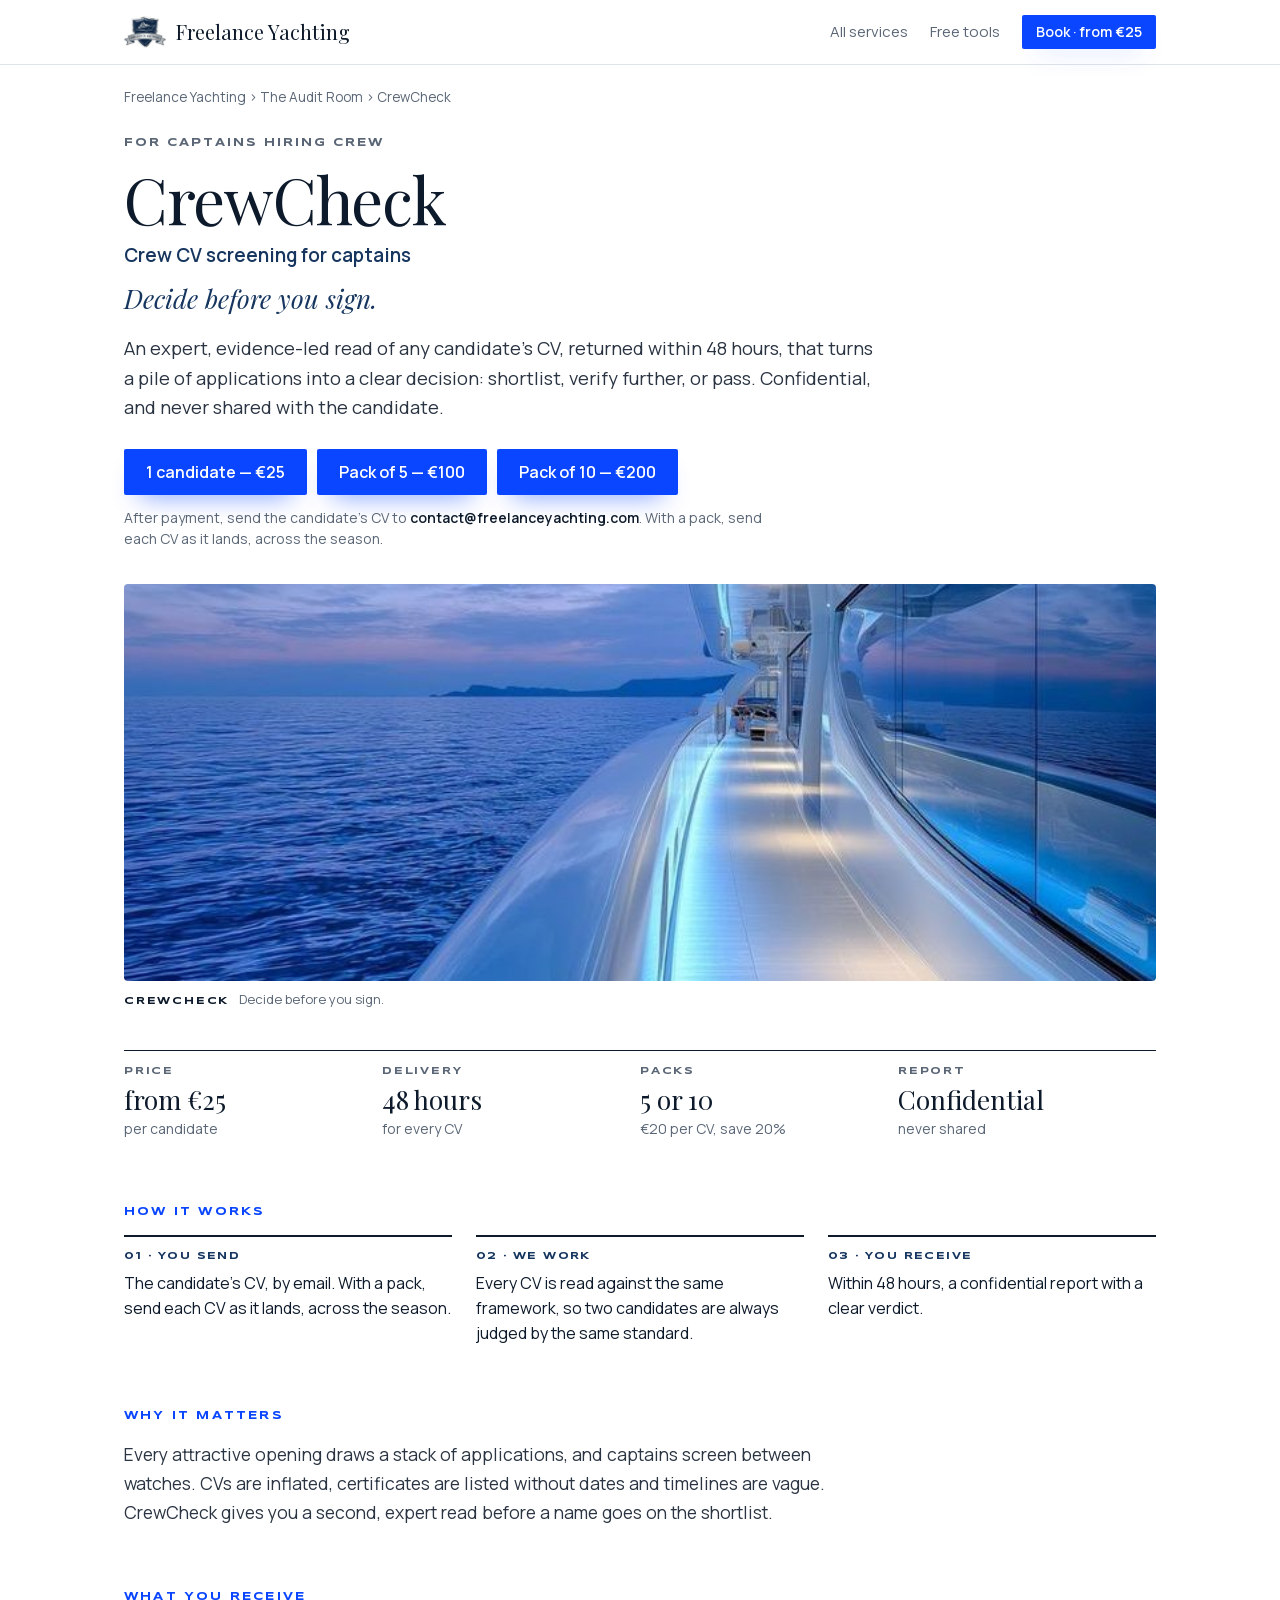
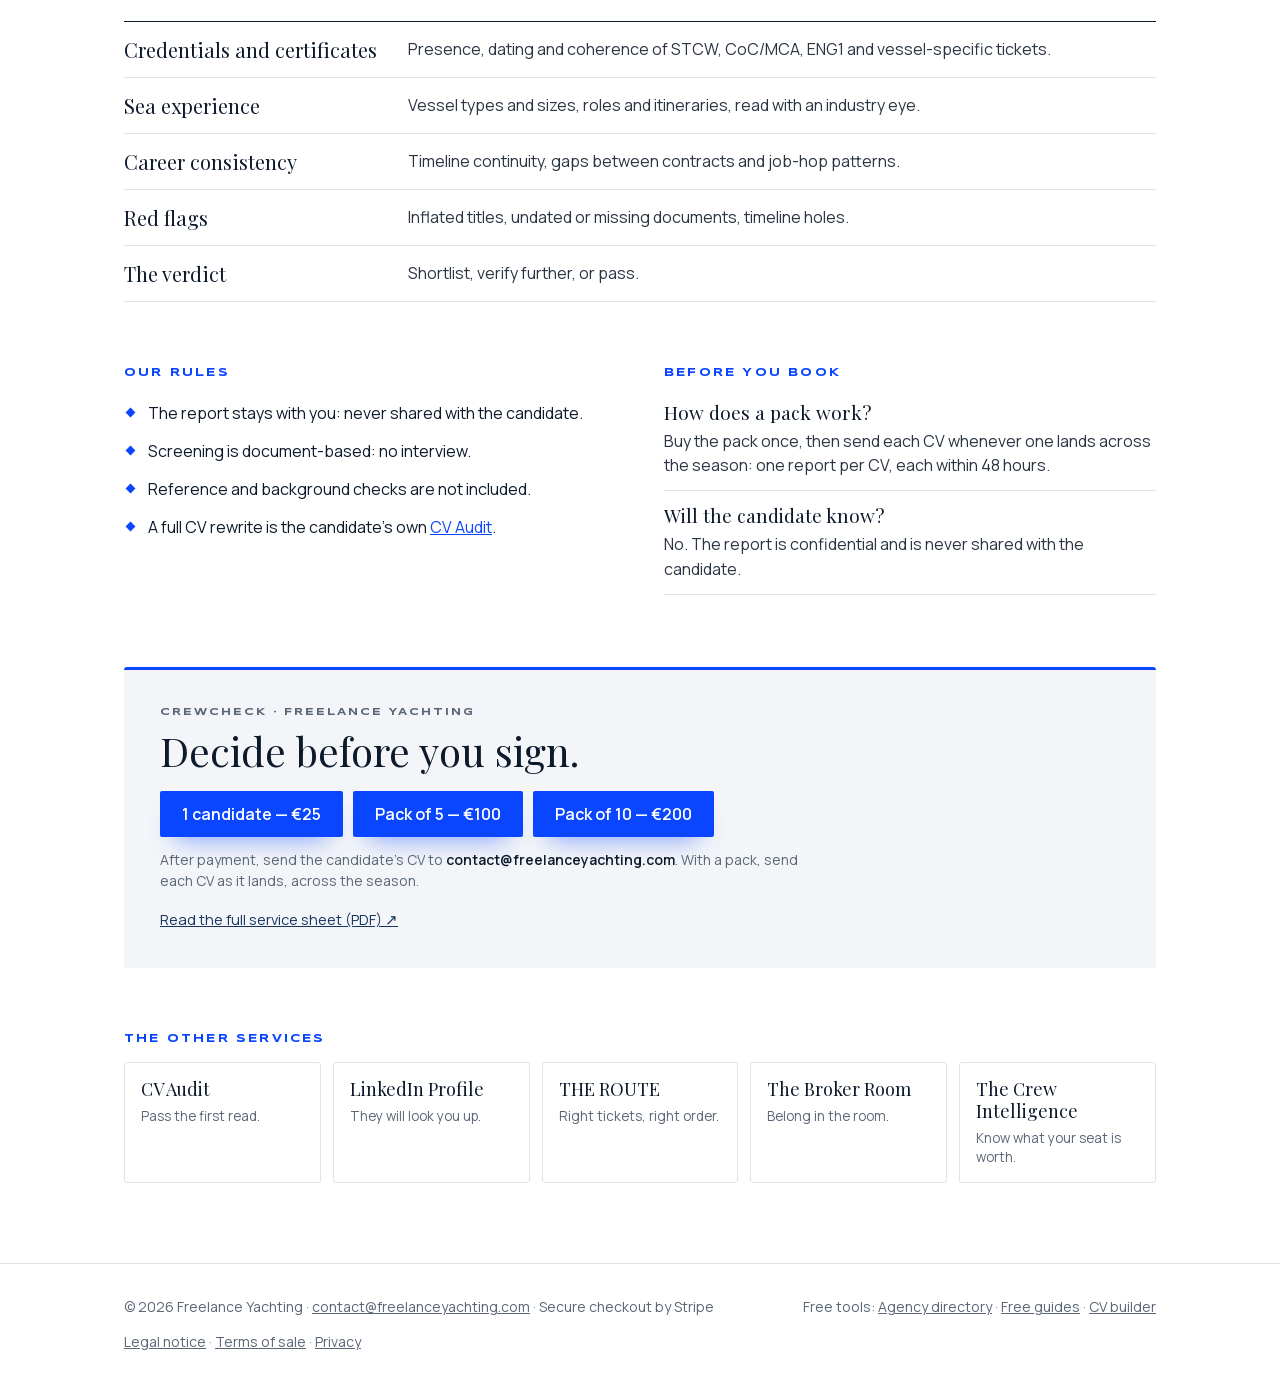
<file: crewcheck/index.html>
<!doctype html>
<html lang="en">
<head>
<meta charset="utf-8">
<meta name="viewport" content="width=device-width, initial-scale=1, viewport-fit=cover">
<title>CrewCheck · yacht crew CV screening for captains in 48 hours | Freelance Yachting</title>
<link rel="stylesheet" href="../fonts/fonts.css">
<meta name="description" content="An expert read of any yacht crew CV: credentials, sea time, red flags and a clear verdict, in a confidential report within 48 hours. From €25.">
<link rel="canonical" href="https://services.freelanceyachting.com/crewcheck/">
<meta name="theme-color" content="#ffffff">
<link rel="icon" type="image/png" href="../favicon.png">
<link rel="apple-touch-icon" href="../apple-touch-icon.png">
<meta property="og:type" content="website">
<meta property="og:site_name" content="Freelance Yachting">
<meta property="og:title" content="CrewCheck · Decide before you sign.">
<meta property="og:description" content="An expert, evidence-led read of any candidate’s CV, returned within 48 hours, that turns a pile of applications into a clear decision: shortlist, verify further, or pass. Confidential, and never shared with the candidate.">
<meta property="og:url" content="https://services.freelanceyachting.com/crewcheck/">
<meta property="og:image" content="https://services.freelanceyachting.com/blog/crewcheck.jpg">
<meta name="twitter:card" content="summary_large_image">
<script type="application/ld+json">[{"@context": "https://schema.org", "@type": "Service", "name": "CrewCheck", "serviceType": "Crew CV screening for captains", "description": "An expert read of any yacht crew CV: credentials, sea time, red flags and a clear verdict, in a confidential report within 48 hours. From €25.", "url": "https://services.freelanceyachting.com/crewcheck/", "provider": {"@type": "Organization", "name": "Freelance Yachting", "url": "https://services.freelanceyachting.com/", "email": "contact@freelanceyachting.com"}, "areaServed": "Worldwide", "offers": [{"@type": "Offer", "price": "25", "priceCurrency": "EUR", "url": "https://buy.stripe.com/00weVfegOeq46WUdjrc7u06"}, {"@type": "Offer", "price": "100", "priceCurrency": "EUR", "url": "https://buy.stripe.com/dRmcN77Sq4Puftqfrzc7u07"}, {"@type": "Offer", "price": "200", "priceCurrency": "EUR", "url": "https://buy.stripe.com/3cI6oJ2y60zeftq2ENc7u08"}]}, {"@context": "https://schema.org", "@type": "BreadcrumbList", "itemListElement": [{"@type": "ListItem", "position": 1, "name": "Freelance Yachting", "item": "https://services.freelanceyachting.com/"}, {"@type": "ListItem", "position": 2, "name": "CrewCheck", "item": "https://services.freelanceyachting.com/crewcheck/"}]}]</script>
<style>
:root{--ink:#0d1a2b;--body:#2a3442;--slate:#5a6676;--hair:#dfe3ea;--navy:#16365f;--signal:#0a46ff;--porc:#f3f5f8;
  --serif:"Playfair Display",Georgia,serif;--sans:"Manrope","Helvetica Neue",Arial,sans-serif;--wide:"Syncopate",Arial,sans-serif}
*{box-sizing:border-box}
html{-webkit-text-size-adjust:100%}
body{margin:0;background:#fff;color:var(--ink);font:400 17px/1.6 var(--sans);-webkit-font-smoothing:antialiased}
a{color:inherit}
.wrap{max-width:1080px;margin:0 auto;padding:0 24px}
.top{border-bottom:1px solid var(--hair);background:#fff}
.top .wrap{display:flex;align-items:center;justify-content:space-between;gap:16px;min-height:64px}
.brand{display:flex;align-items:center;gap:10px;font:400 20px/1 var(--serif);text-decoration:none}
.brand img{height:32px;width:auto}
.top nav{display:flex;align-items:center;gap:22px;font-size:15px}
.top nav a{text-decoration:none;color:var(--slate)}
.top nav a:hover{color:var(--ink)}
.sig{display:inline-flex;align-items:center;gap:10px;padding:15px 22px;background:var(--signal);color:#fff!important;text-decoration:none;
  font:600 16px/1 var(--sans);border-radius:2px;box-shadow:0 14px 26px -16px rgba(10,70,255,.8)}
.sig:hover{background:#0434c4}
.sig--sm{padding:10px 14px;font-size:14px;white-space:nowrap}
.crumb{margin:22px 0 0;font-size:13.5px;color:var(--slate)}
.crumb a{text-decoration:none}
.crumb a:hover{text-decoration:underline}
.lab{display:flex;flex-wrap:wrap;align-items:center;gap:6px 10px;margin:0;font:700 11px/1.6 var(--wide);letter-spacing:.18em;text-transform:uppercase;color:var(--slate)}
.lab b{padding:2px 8px;background:var(--signal);color:#fff;font-weight:700}
h1{margin:14px 0 0;font:400 clamp(40px,6.4vw,64px)/1.02 var(--serif);letter-spacing:-.02em}
h1 span{display:block;margin-top:12px;font:600 clamp(16px,2.2vw,19px)/1.3 var(--sans);letter-spacing:0;color:var(--navy)}
.line{margin:14px 0 0;font:italic 400 clamp(21px,3vw,26px)/1.3 var(--serif);color:var(--navy)}
.intro{margin:18px 0 0;max-width:760px;font-size:18.5px;line-height:1.6;color:var(--body)}
.hero{padding:26px 0 34px}
.hero .buy{margin-top:26px}
.btns{display:flex;flex-wrap:wrap;gap:10px}
.after{margin:12px 0 0;max-width:640px;font-size:14px;line-height:1.55;color:var(--slate)}
.after b{color:var(--ink);font-weight:600}
.ph{margin:0}
.ph img{display:block;width:100%;height:auto;aspect-ratio:2.6/1;object-fit:cover;border-radius:4px;background:var(--porc)}
.ph figcaption{margin-top:8px;font-size:13px;color:var(--slate)}
.ph figcaption b{margin-right:10px;font:700 10px/1 var(--wide);letter-spacing:.18em;text-transform:uppercase;color:var(--ink)}
.facts{display:grid;grid-template-columns:repeat(4,minmax(0,1fr));margin:40px 0 0;border-top:1.5px solid var(--ink)}
.facts div{padding:14px 16px 0 0}
.facts p{margin:0}
.k{font:700 10px/1.3 var(--wide);letter-spacing:.18em;text-transform:uppercase;color:var(--slate)}
.v{margin-top:8px!important;font:400 26px/1.1 var(--serif)}
.s{margin-top:4px!important;font-size:14px;color:var(--slate)}
h2{margin:64px 0 0;font:700 11px/1.3 var(--wide);letter-spacing:.2em;text-transform:uppercase;color:var(--signal)}
.steps{display:grid;grid-template-columns:repeat(3,minmax(0,1fr));gap:24px;margin:16px 0 0;padding:0;list-style:none}
.steps li{border-top:2px solid var(--ink);padding-top:12px}
.steps b{display:block;font:700 10px/1.4 var(--wide);letter-spacing:.14em;text-transform:uppercase;color:var(--navy)}
.steps span{display:block;margin-top:8px;font-size:16px;line-height:1.55}
.why{display:grid;grid-template-columns:minmax(0,1fr) minmax(0,1fr);gap:48px;align-items:start;margin-top:16px}
.why--solo{grid-template-columns:minmax(0,760px)}
.why p{margin:0;font-size:17.5px;line-height:1.65;color:var(--body)}
.cq{margin:0;padding:4px 0 4px 22px;border-left:3px solid var(--signal);font:italic 400 21px/1.45 var(--serif)}
.cq small{display:block;margin-top:10px;font:500 13.5px/1.4 var(--sans);font-style:normal;color:var(--slate)}
.got{margin:16px 0 0;padding:0;list-style:none;border-top:1.5px solid var(--ink)}
.got li{display:grid;grid-template-columns:260px minmax(0,1fr);gap:24px;padding:15px 0;border-bottom:1px solid var(--hair)}
.got b{font:400 20px/1.25 var(--serif)}
.got span{font-size:16px;line-height:1.55;color:var(--body)}
.two{display:grid;grid-template-columns:minmax(0,1fr) minmax(0,1fr);gap:48px}
.rules{margin:14px 0 0;padding:0;list-style:none}
.rules li{position:relative;padding:7px 0 7px 24px;font-size:16px;line-height:1.5}
.rules li::before{content:"";position:absolute;left:3px;top:15px;width:7px;height:7px;background:var(--signal);transform:rotate(45deg)}
.qa{margin:8px 0 0}
.qa div{padding:12px 0;border-bottom:1px solid var(--hair)}
.qa h3{margin:0 0 4px;font:400 19px/1.3 var(--serif)}
.qa p{margin:0;font-size:16px;line-height:1.55;color:var(--body)}
.rules a,.qa a{color:var(--signal)}
.book{margin:72px 0 0;padding:36px;background:var(--porc);border-top:3px solid var(--signal);border-radius:3px}
.book .t{margin:0;font:700 10px/1.3 var(--wide);letter-spacing:.2em;text-transform:uppercase;color:var(--slate)}
.book .n{margin:10px 0 18px;font:400 clamp(30px,4.4vw,40px)/1.1 var(--serif)}
.book .pdf{display:inline-block;margin-top:16px;font-size:14.5px;color:var(--navy)}
.more{display:grid;grid-template-columns:repeat(5,minmax(0,1fr));gap:12px;margin:16px 0 0}
.more a{display:block;padding:16px;border:1px solid var(--hair);border-radius:3px;text-decoration:none;transition:border-color .2s}
.more a:hover{border-color:var(--signal)}
.more b{display:block;font:400 18px/1.2 var(--serif)}
.more span{display:block;margin-top:6px;font-size:13.5px;line-height:1.4;color:var(--slate)}
.foot{margin-top:80px;border-top:1px solid var(--hair);padding:32px 0 40px;font-size:14px;color:var(--slate)}
.foot .wrap{display:flex;flex-wrap:wrap;justify-content:space-between;gap:12px 24px}
.foot a{color:var(--slate)}
@media (max-width:820px){
  .why,.two{grid-template-columns:1fr;gap:28px}
  .more{grid-template-columns:repeat(2,minmax(0,1fr))}
  .top nav .hide{display:none}
}
@media (max-width:420px){.brand{font-size:17px;gap:8px}.brand img{height:26px}}
@media (max-width:620px){
  body{font-size:16px}
  .facts{grid-template-columns:repeat(2,minmax(0,1fr))}
  .steps{grid-template-columns:1fr}
  .got li{grid-template-columns:1fr;gap:4px}
  .book{padding:26px 20px}
  .more{grid-template-columns:1fr}
}
</style>
</head>
<body>
<header class="top"><div class="wrap">
  <a class="brand" href="../"><img src="../img/p-2354e2a4a5.jpg" alt="" width="42" height="32">Freelance Yachting</a>
  <nav aria-label="Main"><a class="hide" href="../#services">All services</a><a class="hide" href="../#chart-room">Free tools</a><a class="sig sig--sm" href="#book">Book · from €25</a></nav>
</div></header>
<main class="wrap">
  <p class="crumb"><a href="../">Freelance Yachting</a> › <a href="../#services">The Audit Room</a> › CrewCheck</p>
  <section class="hero">
    <p class="lab"><span>For captains hiring crew</span></p>
    <h1>CrewCheck<span>Crew CV screening for captains</span></h1>
    <p class="line">Decide before you sign.</p>
    <p class="intro">An expert, evidence-led read of any candidate’s CV, returned within 48 hours, that turns a pile of applications into a clear decision: shortlist, verify further, or pass. Confidential, and never shared with the candidate.</p>
    <div class="buy"><div class="btns"><a class="sig" href="https://buy.stripe.com/00weVfegOeq46WUdjrc7u06" target="_blank" rel="noopener">1 candidate — €25</a><a class="sig" href="https://buy.stripe.com/dRmcN77Sq4Puftqfrzc7u07" target="_blank" rel="noopener">Pack of 5 — €100</a><a class="sig" href="https://buy.stripe.com/3cI6oJ2y60zeftq2ENc7u08" target="_blank" rel="noopener">Pack of 10 — €200</a></div><p class="after">After payment, send the candidate’s CV to <b>contact@freelanceyachting.com</b>. With a pack, send each CV as it lands, across the season.</p></div>
  </section>
  <figure class="ph"><img src="../blog/crewcheck.jpg" alt="CrewCheck · Freelance Yachting"><figcaption><b>CrewCheck</b>Decide before you sign.</figcaption></figure>
  <div class="facts"><div><p class="k">Price</p><p class="v">from €25</p><p class="s">per candidate</p></div><div><p class="k">Delivery</p><p class="v">48 hours</p><p class="s">for every CV</p></div><div><p class="k">Packs</p><p class="v">5 or 10</p><p class="s">€20 per CV, save 20%</p></div><div><p class="k">Report</p><p class="v">Confidential</p><p class="s">never shared</p></div></div>
  <h2>How it works</h2>
  <ol class="steps"><li><b>01 · You send</b><span>The candidate’s CV, by email. With a pack, send each CV as it lands, across the season.</span></li><li><b>02 · We work</b><span>Every CV is read against the same framework, so two candidates are always judged by the same standard.</span></li><li><b>03 · You receive</b><span>Within 48 hours, a confidential report with a clear verdict.</span></li></ol>
  <h2>Why it matters</h2>
  <div class="why why--solo"><p>Every attractive opening draws a stack of applications, and captains screen between watches. CVs are inflated, certificates are listed without dates and timelines are vague. CrewCheck gives you a second, expert read before a name goes on the shortlist.</p></div>
  <h2>What you receive</h2>
  <ul class="got"><li><b>Credentials and certificates</b><span>Presence, dating and coherence of STCW, CoC/MCA, ENG1 and vessel-specific tickets.</span></li><li><b>Sea experience</b><span>Vessel types and sizes, roles and itineraries, read with an industry eye.</span></li><li><b>Career consistency</b><span>Timeline continuity, gaps between contracts and job-hop patterns.</span></li><li><b>Red flags</b><span>Inflated titles, undated or missing documents, timeline holes.</span></li><li><b>The verdict</b><span>Shortlist, verify further, or pass.</span></li></ul>
  <div class="two">
    <div><h2>Our rules</h2><ul class="rules"><li>The report stays with you: never shared with the candidate.</li><li>Screening is document-based: no interview.</li><li>Reference and background checks are not included.</li><li>A full CV rewrite is the candidate’s own <a href="../cv-audit/">CV Audit</a>.</li></ul></div>
    <div><h2>Before you book</h2><div class="qa"><div><h3>How does a pack work?</h3><p>Buy the pack once, then send each CV whenever one lands across the season: one report per CV, each within 48 hours.</p></div><div><h3>Will the candidate know?</h3><p>No. The report is confidential and is never shared with the candidate.</p></div></div></div>
  </div>
  <section class="book" id="book">
    <p class="t">CrewCheck · Freelance Yachting</p>
    <p class="n">Decide before you sign.</p>
    <div class="btns"><a class="sig" href="https://buy.stripe.com/00weVfegOeq46WUdjrc7u06" target="_blank" rel="noopener">1 candidate — €25</a><a class="sig" href="https://buy.stripe.com/dRmcN77Sq4Puftqfrzc7u07" target="_blank" rel="noopener">Pack of 5 — €100</a><a class="sig" href="https://buy.stripe.com/3cI6oJ2y60zeftq2ENc7u08" target="_blank" rel="noopener">Pack of 10 — €200</a></div>
    <p class="after">After payment, send the candidate’s CV to <b>contact@freelanceyachting.com</b>. With a pack, send each CV as it lands, across the season.</p>
    <a class="pdf" href="../fiches/freelance-yachting-crewcheck.pdf" target="_blank" rel="noopener">Read the full service sheet (PDF) ↗</a>
  </section>
  <h2>The other services</h2>
  <nav class="more" aria-label="Other services"><a href="../cv-audit/"><b>CV Audit</b><span>Pass the first read.</span></a><a href="../linkedin-profile/"><b>LinkedIn Profile</b><span>They will look you up.</span></a><a href="../the-route/"><b>THE ROUTE</b><span>Right tickets, right order.</span></a><a href="../the-broker-room/"><b>The Broker Room</b><span>Belong in the room.</span></a><a href="../the-crew-intelligence/"><b>The Crew Intelligence</b><span>Know what your seat is worth.</span></a></nav>
</main>
<footer class="foot"><div class="wrap">
  <span>© 2026 Freelance Yachting · <a href="mailto:contact@freelanceyachting.com">contact@freelanceyachting.com</a> · Secure checkout by Stripe</span>
  <span>Free tools: <a href="../yacht-crew-agencies/">Agency directory</a> · <a href="../free-guides/">Free guides</a> · <a href="../free-yacht-cv-builder/">CV builder</a></span>
  <span><a href="../legal-notice.html">Legal notice</a> · <a href="../terms-of-sale.html">Terms of sale</a> · <a href="../privacy.html">Privacy</a></span>
</div></footer>
</body>
</html>
</file>
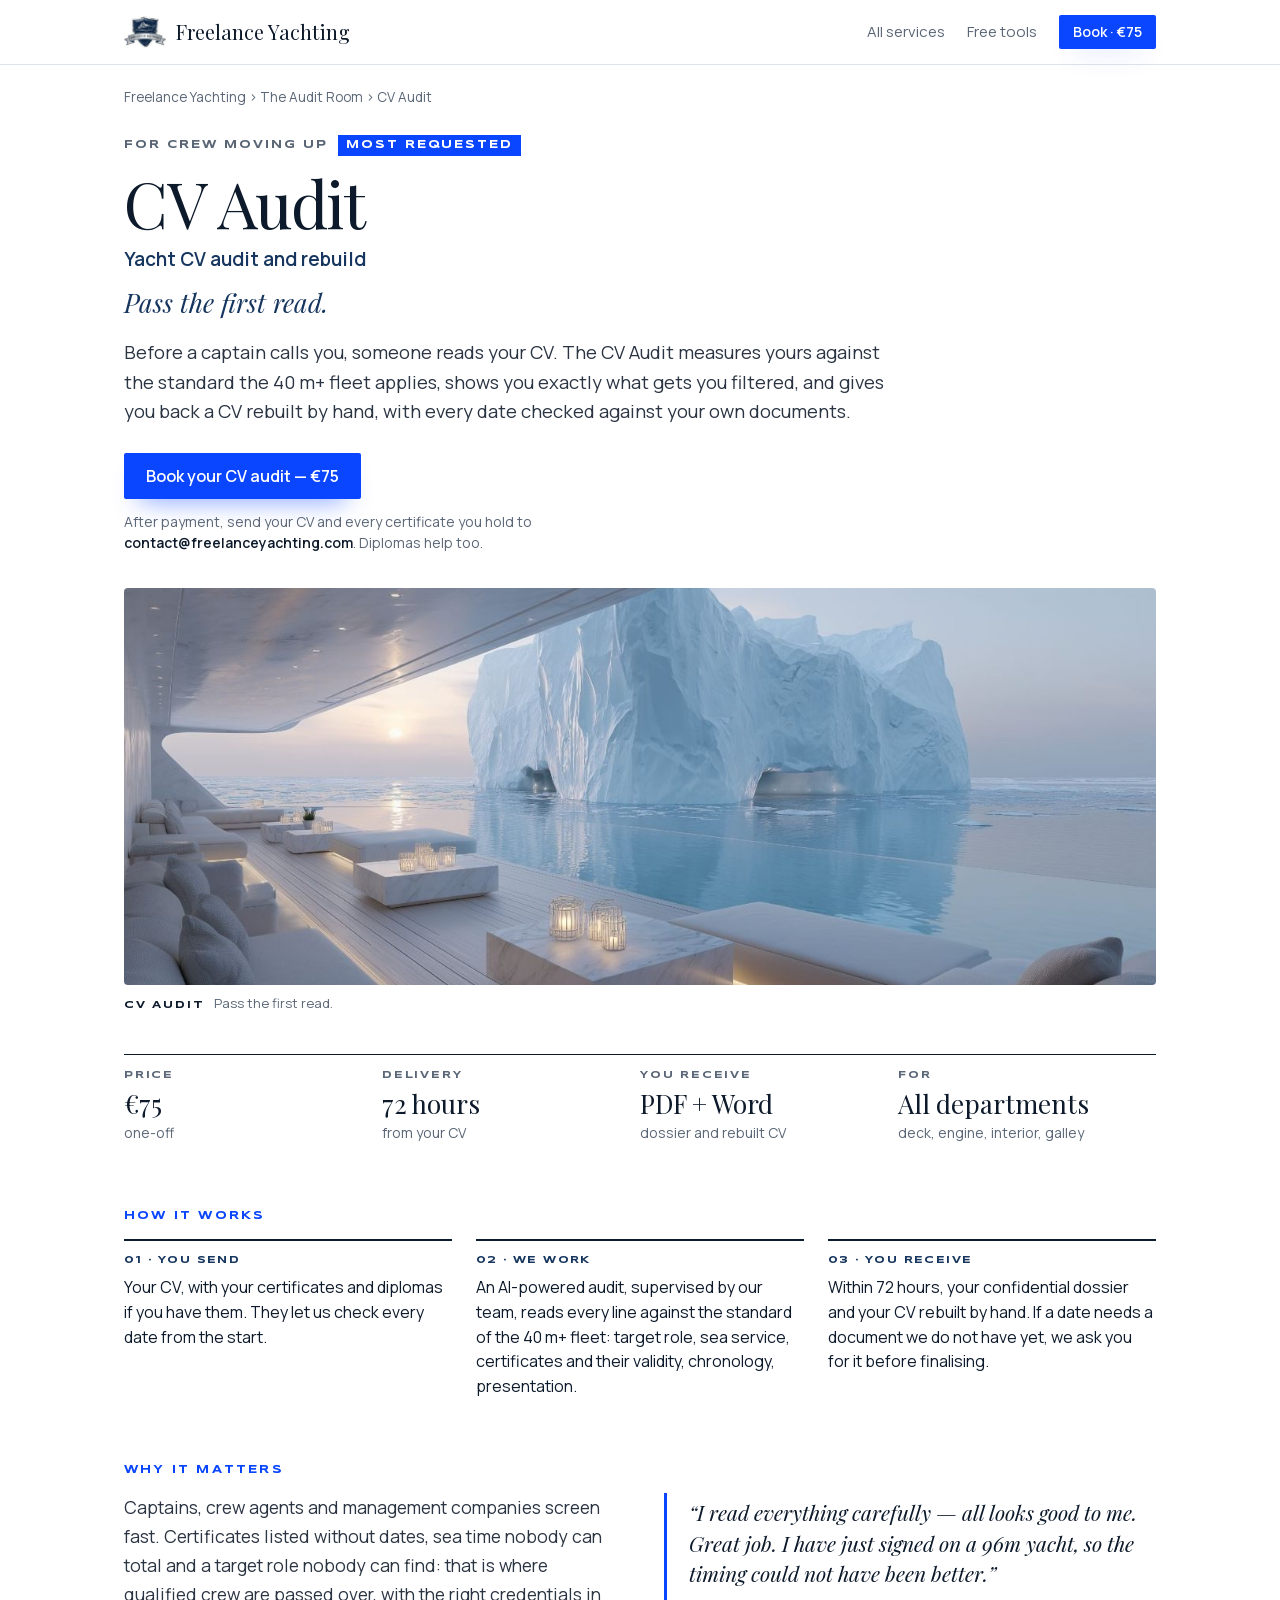
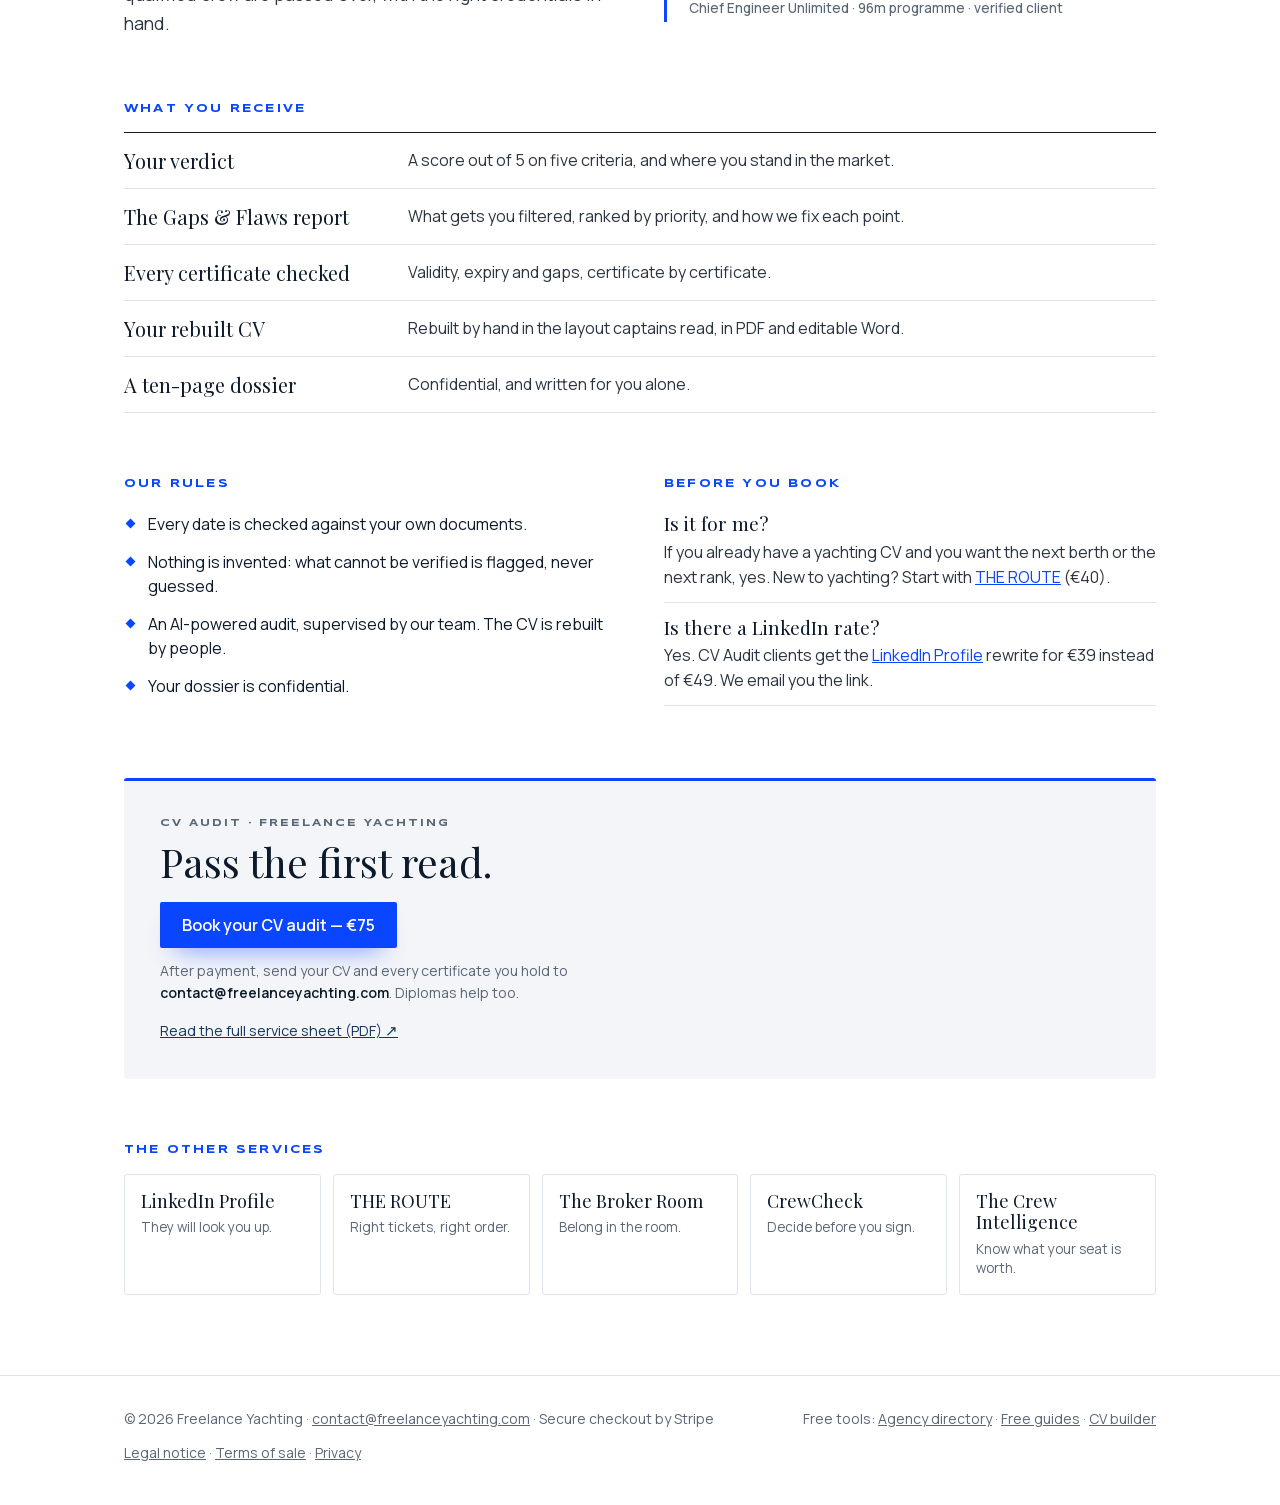
<file: cv-audit/index.html>
<!doctype html>
<html lang="en">
<head>
<meta charset="utf-8">
<meta name="viewport" content="width=device-width, initial-scale=1, viewport-fit=cover">
<title>Yacht CV Audit · CV audited and rebuilt in 72 hours | Freelance Yachting</title>
<link rel="stylesheet" href="../fonts/fonts.css">
<meta name="description" content="Your yacht CV measured against the 40 m+ standard, every date checked against your documents, rebuilt by hand. Ten-page dossier in 72 hours. €75.">
<link rel="canonical" href="https://services.freelanceyachting.com/cv-audit/">
<meta name="theme-color" content="#ffffff">
<link rel="icon" type="image/png" href="../favicon.png">
<link rel="apple-touch-icon" href="../apple-touch-icon.png">
<meta property="og:type" content="website">
<meta property="og:site_name" content="Freelance Yachting">
<meta property="og:title" content="CV Audit · Pass the first read.">
<meta property="og:description" content="Before a captain calls you, someone reads your CV. The CV Audit measures yours against the standard the 40 m+ fleet applies, shows you exactly what gets you filtered, and gives you back a CV rebuilt by hand, with every date checked against your own documents.">
<meta property="og:url" content="https://services.freelanceyachting.com/cv-audit/">
<meta property="og:image" content="https://services.freelanceyachting.com/blog/cv-audit.jpg">
<meta name="twitter:card" content="summary_large_image">
<script type="application/ld+json">[{"@context": "https://schema.org", "@type": "Service", "name": "CV Audit", "serviceType": "Yacht CV audit and rebuild", "description": "Your yacht CV measured against the 40 m+ standard, every date checked against your documents, rebuilt by hand. Ten-page dossier in 72 hours. €75.", "url": "https://services.freelanceyachting.com/cv-audit/", "provider": {"@type": "Organization", "name": "Freelance Yachting", "url": "https://services.freelanceyachting.com/", "email": "contact@freelanceyachting.com"}, "areaServed": "Worldwide", "offers": [{"@type": "Offer", "price": "75", "priceCurrency": "EUR", "url": "https://buy.stripe.com/3cI9AVdcKchWgxubbjc7u00"}]}, {"@context": "https://schema.org", "@type": "BreadcrumbList", "itemListElement": [{"@type": "ListItem", "position": 1, "name": "Freelance Yachting", "item": "https://services.freelanceyachting.com/"}, {"@type": "ListItem", "position": 2, "name": "CV Audit", "item": "https://services.freelanceyachting.com/cv-audit/"}]}]</script>
<style>
:root{--ink:#0d1a2b;--body:#2a3442;--slate:#5a6676;--hair:#dfe3ea;--navy:#16365f;--signal:#0a46ff;--porc:#f3f5f8;
  --serif:"Playfair Display",Georgia,serif;--sans:"Manrope","Helvetica Neue",Arial,sans-serif;--wide:"Syncopate",Arial,sans-serif}
*{box-sizing:border-box}
html{-webkit-text-size-adjust:100%}
body{margin:0;background:#fff;color:var(--ink);font:400 17px/1.6 var(--sans);-webkit-font-smoothing:antialiased}
a{color:inherit}
.wrap{max-width:1080px;margin:0 auto;padding:0 24px}
.top{border-bottom:1px solid var(--hair);background:#fff}
.top .wrap{display:flex;align-items:center;justify-content:space-between;gap:16px;min-height:64px}
.brand{display:flex;align-items:center;gap:10px;font:400 20px/1 var(--serif);text-decoration:none}
.brand img{height:32px;width:auto}
.top nav{display:flex;align-items:center;gap:22px;font-size:15px}
.top nav a{text-decoration:none;color:var(--slate)}
.top nav a:hover{color:var(--ink)}
.sig{display:inline-flex;align-items:center;gap:10px;padding:15px 22px;background:var(--signal);color:#fff!important;text-decoration:none;
  font:600 16px/1 var(--sans);border-radius:2px;box-shadow:0 14px 26px -16px rgba(10,70,255,.8)}
.sig:hover{background:#0434c4}
.sig--sm{padding:10px 14px;font-size:14px;white-space:nowrap}
.crumb{margin:22px 0 0;font-size:13.5px;color:var(--slate)}
.crumb a{text-decoration:none}
.crumb a:hover{text-decoration:underline}
.lab{display:flex;flex-wrap:wrap;align-items:center;gap:6px 10px;margin:0;font:700 11px/1.6 var(--wide);letter-spacing:.18em;text-transform:uppercase;color:var(--slate)}
.lab b{padding:2px 8px;background:var(--signal);color:#fff;font-weight:700}
h1{margin:14px 0 0;font:400 clamp(40px,6.4vw,64px)/1.02 var(--serif);letter-spacing:-.02em}
h1 span{display:block;margin-top:12px;font:600 clamp(16px,2.2vw,19px)/1.3 var(--sans);letter-spacing:0;color:var(--navy)}
.line{margin:14px 0 0;font:italic 400 clamp(21px,3vw,26px)/1.3 var(--serif);color:var(--navy)}
.intro{margin:18px 0 0;max-width:760px;font-size:18.5px;line-height:1.6;color:var(--body)}
.hero{padding:26px 0 34px}
.hero .buy{margin-top:26px}
.btns{display:flex;flex-wrap:wrap;gap:10px}
.after{margin:12px 0 0;max-width:640px;font-size:14px;line-height:1.55;color:var(--slate)}
.after b{color:var(--ink);font-weight:600}
.ph{margin:0}
.ph img{display:block;width:100%;height:auto;aspect-ratio:2.6/1;object-fit:cover;border-radius:4px;background:var(--porc)}
.ph figcaption{margin-top:8px;font-size:13px;color:var(--slate)}
.ph figcaption b{margin-right:10px;font:700 10px/1 var(--wide);letter-spacing:.18em;text-transform:uppercase;color:var(--ink)}
.facts{display:grid;grid-template-columns:repeat(4,minmax(0,1fr));margin:40px 0 0;border-top:1.5px solid var(--ink)}
.facts div{padding:14px 16px 0 0}
.facts p{margin:0}
.k{font:700 10px/1.3 var(--wide);letter-spacing:.18em;text-transform:uppercase;color:var(--slate)}
.v{margin-top:8px!important;font:400 26px/1.1 var(--serif)}
.s{margin-top:4px!important;font-size:14px;color:var(--slate)}
h2{margin:64px 0 0;font:700 11px/1.3 var(--wide);letter-spacing:.2em;text-transform:uppercase;color:var(--signal)}
.steps{display:grid;grid-template-columns:repeat(3,minmax(0,1fr));gap:24px;margin:16px 0 0;padding:0;list-style:none}
.steps li{border-top:2px solid var(--ink);padding-top:12px}
.steps b{display:block;font:700 10px/1.4 var(--wide);letter-spacing:.14em;text-transform:uppercase;color:var(--navy)}
.steps span{display:block;margin-top:8px;font-size:16px;line-height:1.55}
.why{display:grid;grid-template-columns:minmax(0,1fr) minmax(0,1fr);gap:48px;align-items:start;margin-top:16px}
.why--solo{grid-template-columns:minmax(0,760px)}
.why p{margin:0;font-size:17.5px;line-height:1.65;color:var(--body)}
.cq{margin:0;padding:4px 0 4px 22px;border-left:3px solid var(--signal);font:italic 400 21px/1.45 var(--serif)}
.cq small{display:block;margin-top:10px;font:500 13.5px/1.4 var(--sans);font-style:normal;color:var(--slate)}
.got{margin:16px 0 0;padding:0;list-style:none;border-top:1.5px solid var(--ink)}
.got li{display:grid;grid-template-columns:260px minmax(0,1fr);gap:24px;padding:15px 0;border-bottom:1px solid var(--hair)}
.got b{font:400 20px/1.25 var(--serif)}
.got span{font-size:16px;line-height:1.55;color:var(--body)}
.two{display:grid;grid-template-columns:minmax(0,1fr) minmax(0,1fr);gap:48px}
.rules{margin:14px 0 0;padding:0;list-style:none}
.rules li{position:relative;padding:7px 0 7px 24px;font-size:16px;line-height:1.5}
.rules li::before{content:"";position:absolute;left:3px;top:15px;width:7px;height:7px;background:var(--signal);transform:rotate(45deg)}
.qa{margin:8px 0 0}
.qa div{padding:12px 0;border-bottom:1px solid var(--hair)}
.qa h3{margin:0 0 4px;font:400 19px/1.3 var(--serif)}
.qa p{margin:0;font-size:16px;line-height:1.55;color:var(--body)}
.rules a,.qa a{color:var(--signal)}
.book{margin:72px 0 0;padding:36px;background:var(--porc);border-top:3px solid var(--signal);border-radius:3px}
.book .t{margin:0;font:700 10px/1.3 var(--wide);letter-spacing:.2em;text-transform:uppercase;color:var(--slate)}
.book .n{margin:10px 0 18px;font:400 clamp(30px,4.4vw,40px)/1.1 var(--serif)}
.book .pdf{display:inline-block;margin-top:16px;font-size:14.5px;color:var(--navy)}
.more{display:grid;grid-template-columns:repeat(5,minmax(0,1fr));gap:12px;margin:16px 0 0}
.more a{display:block;padding:16px;border:1px solid var(--hair);border-radius:3px;text-decoration:none;transition:border-color .2s}
.more a:hover{border-color:var(--signal)}
.more b{display:block;font:400 18px/1.2 var(--serif)}
.more span{display:block;margin-top:6px;font-size:13.5px;line-height:1.4;color:var(--slate)}
.foot{margin-top:80px;border-top:1px solid var(--hair);padding:32px 0 40px;font-size:14px;color:var(--slate)}
.foot .wrap{display:flex;flex-wrap:wrap;justify-content:space-between;gap:12px 24px}
.foot a{color:var(--slate)}
@media (max-width:820px){
  .why,.two{grid-template-columns:1fr;gap:28px}
  .more{grid-template-columns:repeat(2,minmax(0,1fr))}
  .top nav .hide{display:none}
}
@media (max-width:420px){.brand{font-size:17px;gap:8px}.brand img{height:26px}}
@media (max-width:620px){
  body{font-size:16px}
  .facts{grid-template-columns:repeat(2,minmax(0,1fr))}
  .steps{grid-template-columns:1fr}
  .got li{grid-template-columns:1fr;gap:4px}
  .book{padding:26px 20px}
  .more{grid-template-columns:1fr}
}
</style>
</head>
<body>
<header class="top"><div class="wrap">
  <a class="brand" href="../"><img src="../img/p-2354e2a4a5.jpg" alt="" width="42" height="32">Freelance Yachting</a>
  <nav aria-label="Main"><a class="hide" href="../#services">All services</a><a class="hide" href="../#chart-room">Free tools</a><a class="sig sig--sm" href="#book">Book · €75</a></nav>
</div></header>
<main class="wrap">
  <p class="crumb"><a href="../">Freelance Yachting</a> › <a href="../#services">The Audit Room</a> › CV Audit</p>
  <section class="hero">
    <p class="lab"><span>For crew moving up</span> <b>Most requested</b></p>
    <h1>CV Audit<span>Yacht CV audit and rebuild</span></h1>
    <p class="line">Pass the first read.</p>
    <p class="intro">Before a captain calls you, someone reads your CV. The CV Audit measures yours against the standard the 40&nbsp;m+ fleet applies, shows you exactly what gets you filtered, and gives you back a CV rebuilt by hand, with every date checked against your own documents.</p>
    <div class="buy"><div class="btns"><a class="sig" href="https://buy.stripe.com/3cI9AVdcKchWgxubbjc7u00" target="_blank" rel="noopener">Book your CV audit — €75</a></div><p class="after">After payment, send your CV and every certificate you hold to <b>contact@freelanceyachting.com</b>. Diplomas help too.</p></div>
  </section>
  <figure class="ph"><img src="../blog/cv-audit.jpg" alt="CV Audit · Freelance Yachting"><figcaption><b>CV Audit</b>Pass the first read.</figcaption></figure>
  <div class="facts"><div><p class="k">Price</p><p class="v">€75</p><p class="s">one-off</p></div><div><p class="k">Delivery</p><p class="v">72 hours</p><p class="s">from your CV</p></div><div><p class="k">You receive</p><p class="v">PDF + Word</p><p class="s">dossier and rebuilt CV</p></div><div><p class="k">For</p><p class="v">All departments</p><p class="s">deck, engine, interior, galley</p></div></div>
  <h2>How it works</h2>
  <ol class="steps"><li><b>01 · You send</b><span>Your CV, with your certificates and diplomas if you have them. They let us check every date from the start.</span></li><li><b>02 · We work</b><span>An AI-powered audit, supervised by our team, reads every line against the standard of the 40&nbsp;m+ fleet: target role, sea service, certificates and their validity, chronology, presentation.</span></li><li><b>03 · You receive</b><span>Within 72 hours, your confidential dossier and your CV rebuilt by hand. If a date needs a document we do not have yet, we ask you for it before finalising.</span></li></ol>
  <h2>Why it matters</h2>
  <div class="why"><p>Captains, crew agents and management companies screen fast. Certificates listed without dates, sea time nobody can total and a target role nobody can find: that is where qualified crew are passed over, with the right credentials in hand.</p><blockquote class="cq">“I read everything carefully — all looks good to me. Great job. I have just signed on a 96m yacht, so the timing could not have been better.”<small>Chief Engineer Unlimited · 96m programme · verified client</small></blockquote></div>
  <h2>What you receive</h2>
  <ul class="got"><li><b>Your verdict</b><span>A score out of 5 on five criteria, and where you stand in the market.</span></li><li><b>The Gaps &amp; Flaws report</b><span>What gets you filtered, ranked by priority, and how we fix each point.</span></li><li><b>Every certificate checked</b><span>Validity, expiry and gaps, certificate by certificate.</span></li><li><b>Your rebuilt CV</b><span>Rebuilt by hand in the layout captains read, in PDF and editable Word.</span></li><li><b>A ten-page dossier</b><span>Confidential, and written for you alone.</span></li></ul>
  <div class="two">
    <div><h2>Our rules</h2><ul class="rules"><li>Every date is checked against your own documents.</li><li>Nothing is invented: what cannot be verified is flagged, never guessed.</li><li>An AI-powered audit, supervised by our team. The CV is rebuilt by people.</li><li>Your dossier is confidential.</li></ul></div>
    <div><h2>Before you book</h2><div class="qa"><div><h3>Is it for me?</h3><p>If you already have a yachting CV and you want the next berth or the next rank, yes. New to yachting? Start with <a href="../the-route/">THE ROUTE</a> (€40).</p></div><div><h3>Is there a LinkedIn rate?</h3><p>Yes. CV Audit clients get the <a href="../linkedin-profile/">LinkedIn Profile</a> rewrite for €39 instead of €49. We email you the link.</p></div></div></div>
  </div>
  <section class="book" id="book">
    <p class="t">CV Audit · Freelance Yachting</p>
    <p class="n">Pass the first read.</p>
    <div class="btns"><a class="sig" href="https://buy.stripe.com/3cI9AVdcKchWgxubbjc7u00" target="_blank" rel="noopener">Book your CV audit — €75</a></div>
    <p class="after">After payment, send your CV and every certificate you hold to <b>contact@freelanceyachting.com</b>. Diplomas help too.</p>
    <a class="pdf" href="../fiches/freelance-yachting-cv-audit.pdf" target="_blank" rel="noopener">Read the full service sheet (PDF) ↗</a>
  </section>
  <h2>The other services</h2>
  <nav class="more" aria-label="Other services"><a href="../linkedin-profile/"><b>LinkedIn Profile</b><span>They will look you up.</span></a><a href="../the-route/"><b>THE ROUTE</b><span>Right tickets, right order.</span></a><a href="../the-broker-room/"><b>The Broker Room</b><span>Belong in the room.</span></a><a href="../crewcheck/"><b>CrewCheck</b><span>Decide before you sign.</span></a><a href="../the-crew-intelligence/"><b>The Crew Intelligence</b><span>Know what your seat is worth.</span></a></nav>
</main>
<footer class="foot"><div class="wrap">
  <span>© 2026 Freelance Yachting · <a href="mailto:contact@freelanceyachting.com">contact@freelanceyachting.com</a> · Secure checkout by Stripe</span>
  <span>Free tools: <a href="../yacht-crew-agencies/">Agency directory</a> · <a href="../free-guides/">Free guides</a> · <a href="../free-yacht-cv-builder/">CV builder</a></span>
  <span><a href="../legal-notice.html">Legal notice</a> · <a href="../terms-of-sale.html">Terms of sale</a> · <a href="../privacy.html">Privacy</a></span>
</div></footer>
</body>
</html>
</file>
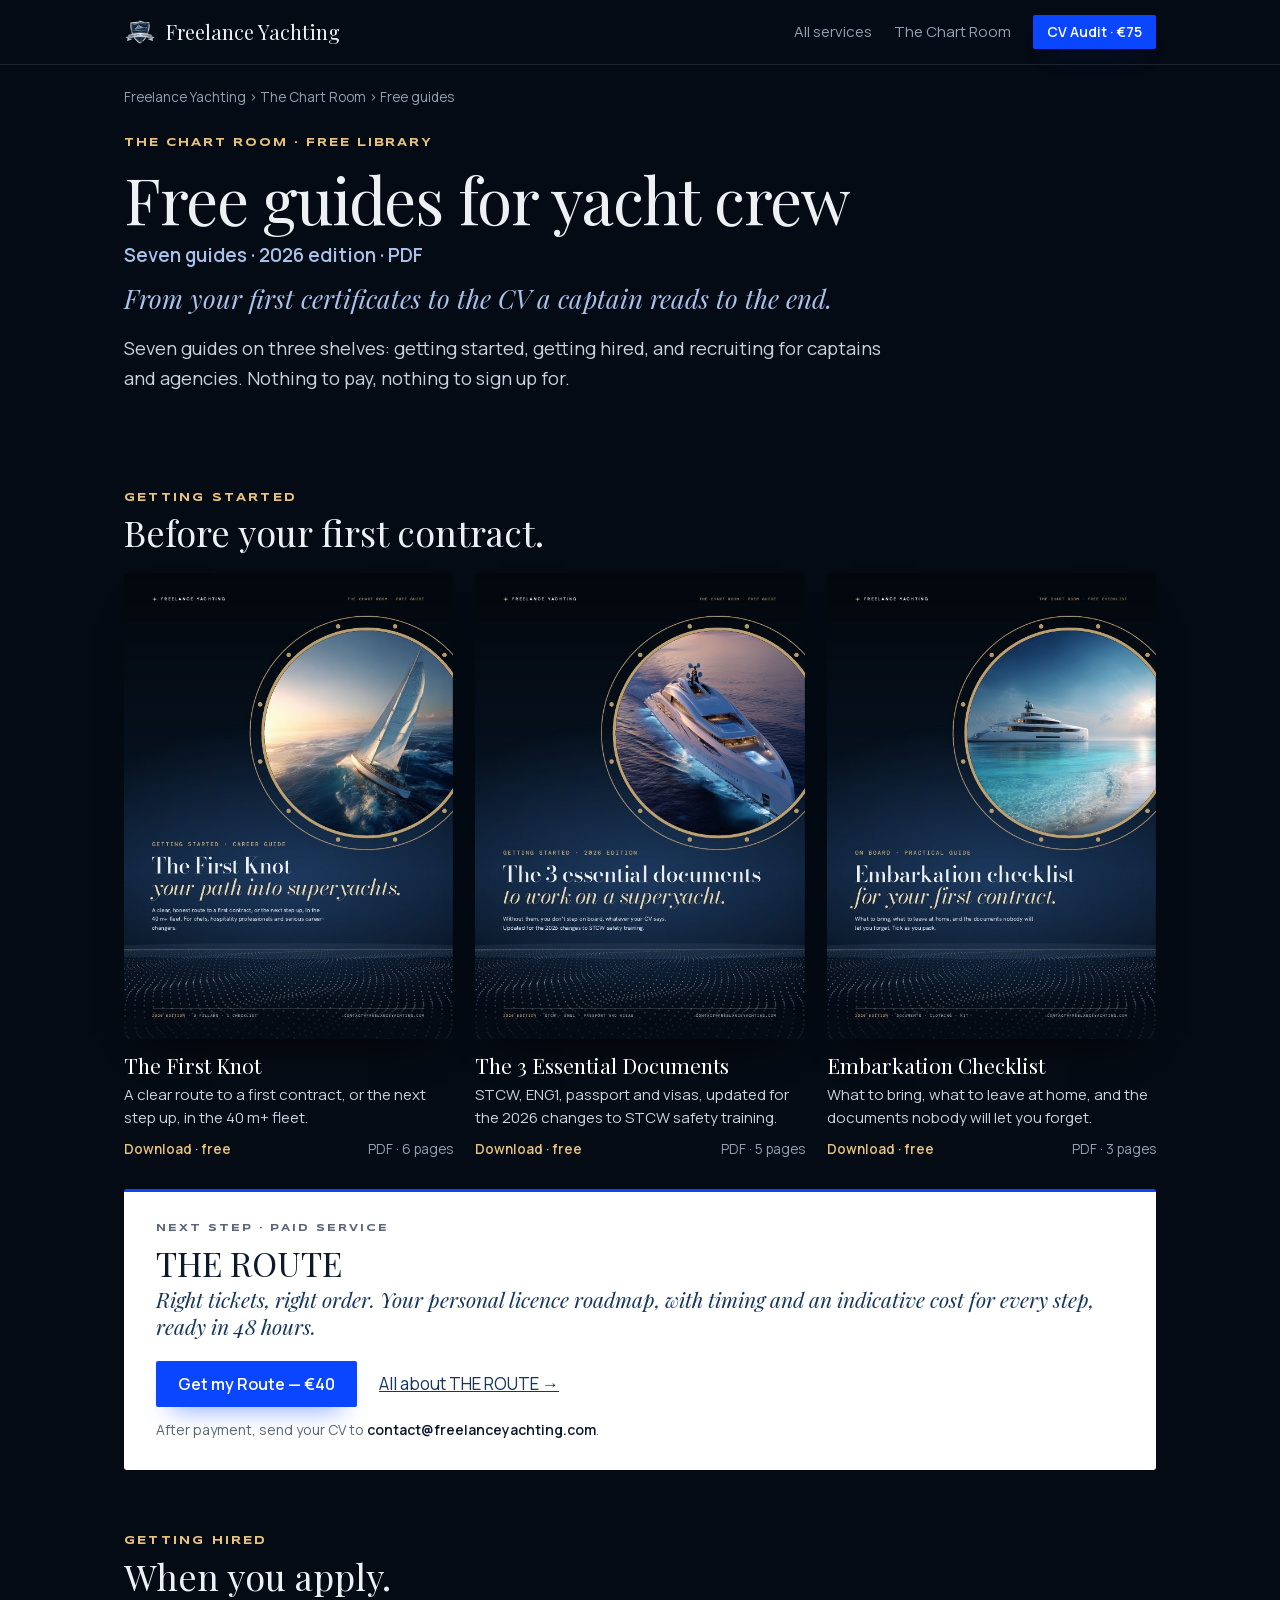
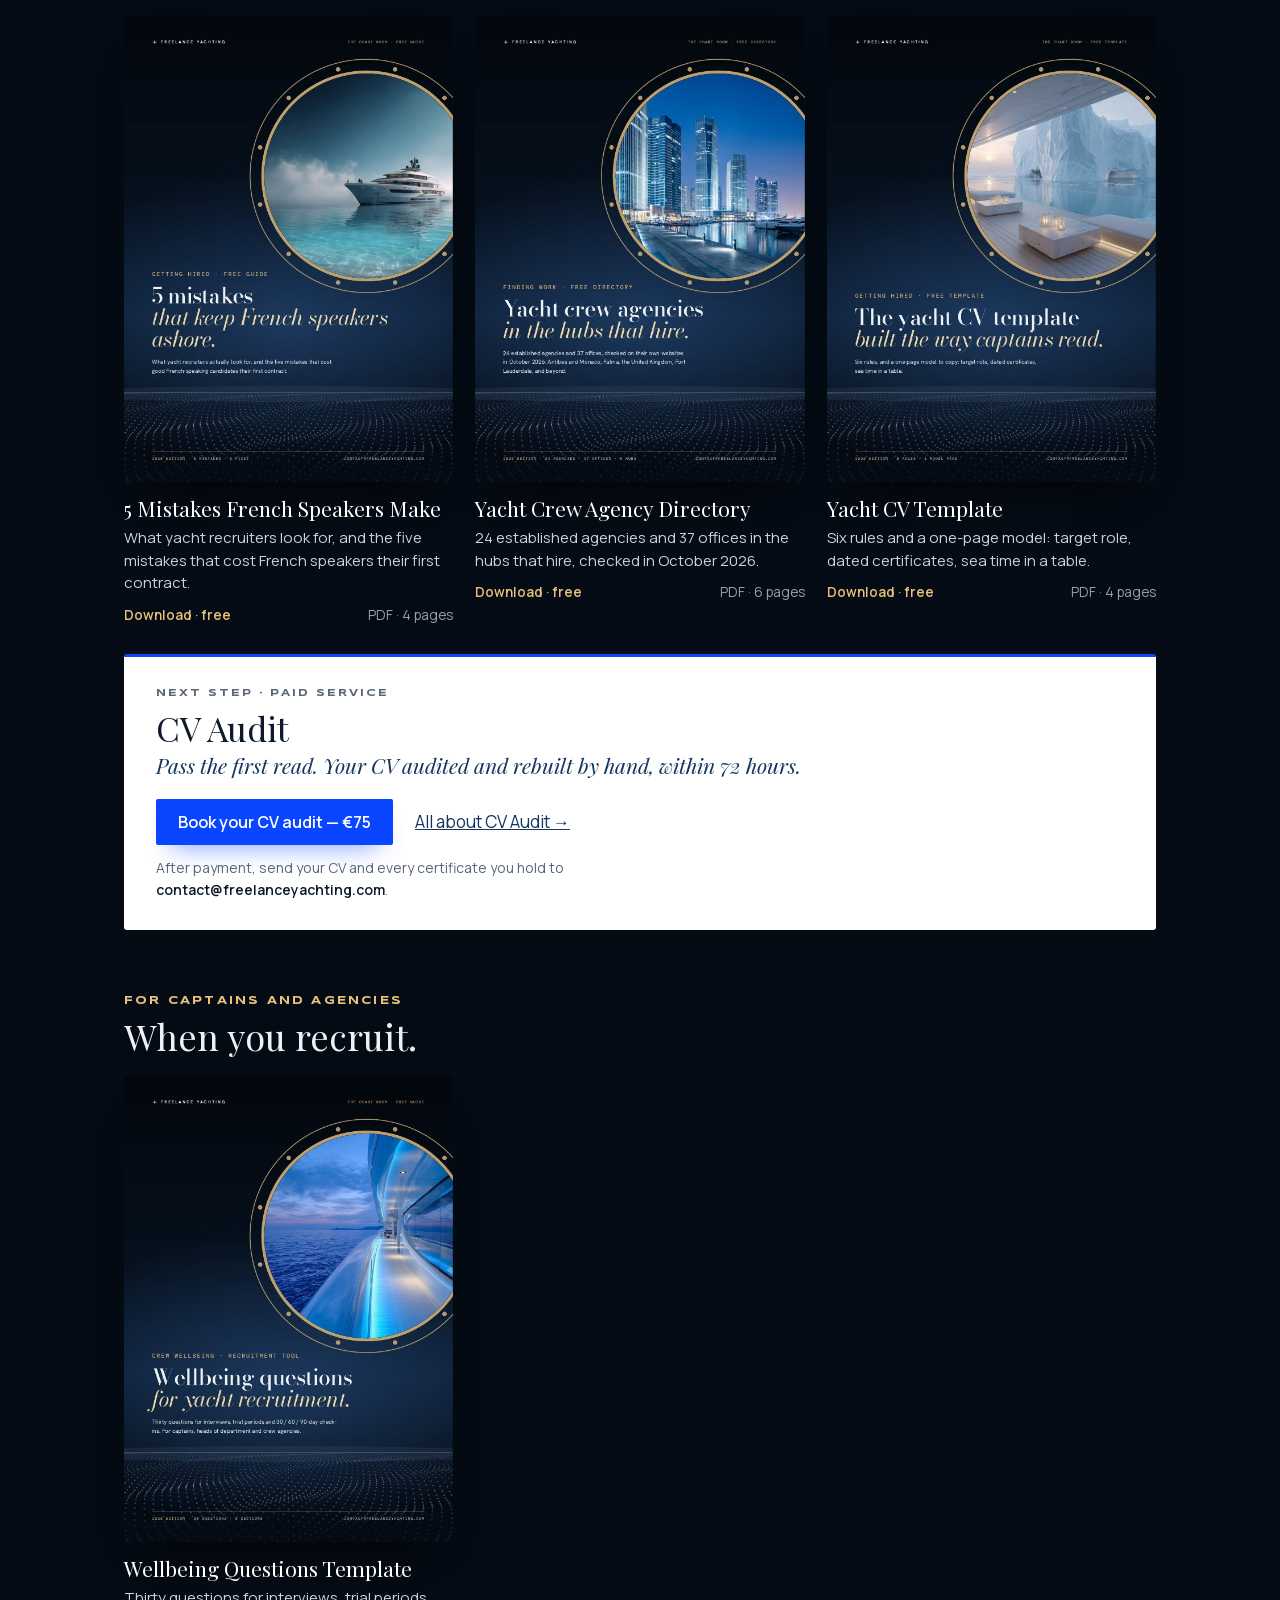
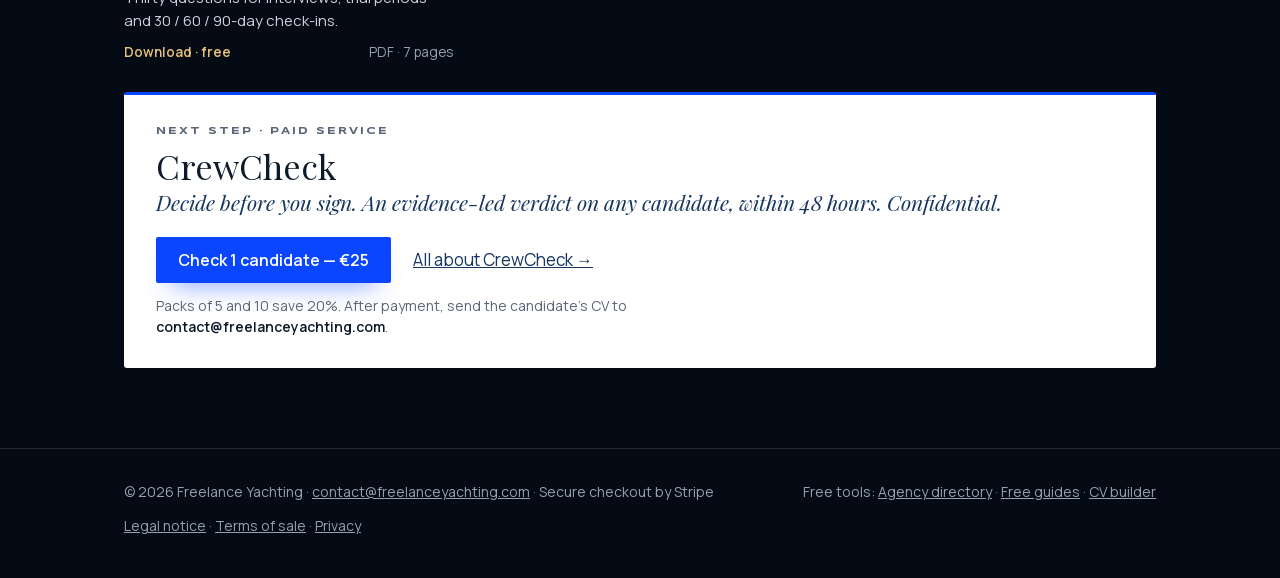
<file: free-guides/index.html>
<!doctype html>
<html lang="en">
<head>
<meta charset="utf-8">
<meta name="viewport" content="width=device-width, initial-scale=1, viewport-fit=cover">
<title>Free guides for yacht crew · 2026 edition (PDF) | Freelance Yachting</title>
<link rel="stylesheet" href="../fonts/fonts.css">
<meta name="description" content="Seven free PDF guides for yacht crew: your first contract, STCW and ENG1, an embarkation checklist, a crew agency directory, a CV template and more.">
<link rel="canonical" href="https://services.freelanceyachting.com/free-guides/">
<meta name="theme-color" content="#050b14">
<link rel="icon" type="image/png" href="../favicon.png">
<link rel="apple-touch-icon" href="../apple-touch-icon.png">
<meta property="og:type" content="website">
<meta property="og:site_name" content="Freelance Yachting">
<meta property="og:title" content="Free guides for yacht crew · The Chart Room">
<meta property="og:description" content="Seven free PDF guides for yacht crew: your first contract, STCW and ENG1, an embarkation checklist, a crew agency directory, a CV template and more.">
<meta property="og:url" content="https://services.freelanceyachting.com/free-guides/">
<meta property="og:image" content="https://services.freelanceyachting.com/img/cover-first-knot.jpg">
<meta name="twitter:card" content="summary_large_image">
<script type="application/ld+json">[{"@context": "https://schema.org", "@type": "ItemList", "name": "Free guides for yacht crew, 2026 edition", "numberOfItems": 7, "itemListElement": [{"@type": "ListItem", "position": 1, "item": {"@type": "CreativeWork", "name": "The First Knot", "url": "https://services.freelanceyachting.com/pdf/freelance-yachting-first-knot-2026.pdf", "encodingFormat": "application/pdf", "isAccessibleForFree": true, "inLanguage": "en"}}, {"@type": "ListItem", "position": 2, "item": {"@type": "CreativeWork", "name": "The 3 Essential Documents", "url": "https://services.freelanceyachting.com/pdf/freelance-yachting-documents-2026.pdf", "encodingFormat": "application/pdf", "isAccessibleForFree": true, "inLanguage": "en"}}, {"@type": "ListItem", "position": 3, "item": {"@type": "CreativeWork", "name": "Embarkation Checklist", "url": "https://services.freelanceyachting.com/pdf/freelance-yachting-checklist-2026.pdf", "encodingFormat": "application/pdf", "isAccessibleForFree": true, "inLanguage": "en"}}, {"@type": "ListItem", "position": 4, "item": {"@type": "CreativeWork", "name": "5 Mistakes French Speakers Make", "url": "https://services.freelanceyachting.com/pdf/freelance-yachting-mistakes-2026.pdf", "encodingFormat": "application/pdf", "isAccessibleForFree": true, "inLanguage": "en"}}, {"@type": "ListItem", "position": 5, "item": {"@type": "CreativeWork", "name": "Yacht Crew Agency Directory", "url": "https://services.freelanceyachting.com/pdf/freelance-yachting-directory-2026.pdf", "encodingFormat": "application/pdf", "isAccessibleForFree": true, "inLanguage": "en"}}, {"@type": "ListItem", "position": 6, "item": {"@type": "CreativeWork", "name": "Yacht CV Template", "url": "https://services.freelanceyachting.com/pdf/freelance-yachting-cv-template-2026.pdf", "encodingFormat": "application/pdf", "isAccessibleForFree": true, "inLanguage": "en"}}, {"@type": "ListItem", "position": 7, "item": {"@type": "CreativeWork", "name": "Wellbeing Questions Template", "url": "https://services.freelanceyachting.com/pdf/freelance-yachting-wellbeing-2026.pdf", "encodingFormat": "application/pdf", "isAccessibleForFree": true, "inLanguage": "en"}}]}, {"@context": "https://schema.org", "@type": "BreadcrumbList", "itemListElement": [{"@type": "ListItem", "position": 1, "name": "Freelance Yachting", "item": "https://services.freelanceyachting.com/"}, {"@type": "ListItem", "position": 2, "name": "The Chart Room", "item": "https://services.freelanceyachting.com/#chart-room"}, {"@type": "ListItem", "position": 3, "name": "Free guides", "item": "https://services.freelanceyachting.com/free-guides/"}]}]</script>
<style>
:root{--ink:#0d1a2b;--body:#2a3442;--slate:#5a6676;--hair:#dfe3ea;--navy:#16365f;--signal:#0a46ff;--porc:#f3f5f8;
  --serif:"Playfair Display",Georgia,serif;--sans:"Manrope","Helvetica Neue",Arial,sans-serif;--wide:"Syncopate",Arial,sans-serif}
*{box-sizing:border-box}
html{-webkit-text-size-adjust:100%}
body{margin:0;background:#fff;color:var(--ink);font:400 17px/1.6 var(--sans);-webkit-font-smoothing:antialiased}
a{color:inherit}
.wrap{max-width:1080px;margin:0 auto;padding:0 24px}
.top{border-bottom:1px solid var(--hair);background:#fff}
.top .wrap{display:flex;align-items:center;justify-content:space-between;gap:16px;min-height:64px}
.brand{display:flex;align-items:center;gap:10px;font:400 20px/1 var(--serif);text-decoration:none}
.brand img{height:32px;width:auto}
.top nav{display:flex;align-items:center;gap:22px;font-size:15px}
.top nav a{text-decoration:none;color:var(--slate)}
.top nav a:hover{color:var(--ink)}
.sig{display:inline-flex;align-items:center;gap:10px;padding:15px 22px;background:var(--signal);color:#fff!important;text-decoration:none;
  font:600 16px/1 var(--sans);border-radius:2px;box-shadow:0 14px 26px -16px rgba(10,70,255,.8)}
.sig:hover{background:#0434c4}
.sig--sm{padding:10px 14px;font-size:14px;white-space:nowrap}
.crumb{margin:22px 0 0;font-size:13.5px;color:var(--slate)}
.crumb a{text-decoration:none}
.crumb a:hover{text-decoration:underline}
.lab{display:flex;flex-wrap:wrap;align-items:center;gap:6px 10px;margin:0;font:700 11px/1.6 var(--wide);letter-spacing:.18em;text-transform:uppercase;color:var(--slate)}
.lab b{padding:2px 8px;background:var(--signal);color:#fff;font-weight:700}
h1{margin:14px 0 0;font:400 clamp(40px,6.4vw,64px)/1.02 var(--serif);letter-spacing:-.02em}
h1 span{display:block;margin-top:12px;font:600 clamp(16px,2.2vw,19px)/1.3 var(--sans);letter-spacing:0;color:var(--navy)}
.line{margin:14px 0 0;font:italic 400 clamp(21px,3vw,26px)/1.3 var(--serif);color:var(--navy)}
.intro{margin:18px 0 0;max-width:760px;font-size:18.5px;line-height:1.6;color:var(--body)}
.hero{padding:26px 0 34px}
.hero .buy{margin-top:26px}
.btns{display:flex;flex-wrap:wrap;gap:10px}
.after{margin:12px 0 0;max-width:640px;font-size:14px;line-height:1.55;color:var(--slate)}
.after b{color:var(--ink);font-weight:600}
.ph{margin:0}
.ph img{display:block;width:100%;height:auto;aspect-ratio:2.6/1;object-fit:cover;border-radius:4px;background:var(--porc)}
.ph figcaption{margin-top:8px;font-size:13px;color:var(--slate)}
.ph figcaption b{margin-right:10px;font:700 10px/1 var(--wide);letter-spacing:.18em;text-transform:uppercase;color:var(--ink)}
.facts{display:grid;grid-template-columns:repeat(4,minmax(0,1fr));margin:40px 0 0;border-top:1.5px solid var(--ink)}
.facts div{padding:14px 16px 0 0}
.facts p{margin:0}
.k{font:700 10px/1.3 var(--wide);letter-spacing:.18em;text-transform:uppercase;color:var(--slate)}
.v{margin-top:8px!important;font:400 26px/1.1 var(--serif)}
.s{margin-top:4px!important;font-size:14px;color:var(--slate)}
h2{margin:64px 0 0;font:700 11px/1.3 var(--wide);letter-spacing:.2em;text-transform:uppercase;color:var(--signal)}
.steps{display:grid;grid-template-columns:repeat(3,minmax(0,1fr));gap:24px;margin:16px 0 0;padding:0;list-style:none}
.steps li{border-top:2px solid var(--ink);padding-top:12px}
.steps b{display:block;font:700 10px/1.4 var(--wide);letter-spacing:.14em;text-transform:uppercase;color:var(--navy)}
.steps span{display:block;margin-top:8px;font-size:16px;line-height:1.55}
.why{display:grid;grid-template-columns:minmax(0,1fr) minmax(0,1fr);gap:48px;align-items:start;margin-top:16px}
.why--solo{grid-template-columns:minmax(0,760px)}
.why p{margin:0;font-size:17.5px;line-height:1.65;color:var(--body)}
.cq{margin:0;padding:4px 0 4px 22px;border-left:3px solid var(--signal);font:italic 400 21px/1.45 var(--serif)}
.cq small{display:block;margin-top:10px;font:500 13.5px/1.4 var(--sans);font-style:normal;color:var(--slate)}
.got{margin:16px 0 0;padding:0;list-style:none;border-top:1.5px solid var(--ink)}
.got li{display:grid;grid-template-columns:260px minmax(0,1fr);gap:24px;padding:15px 0;border-bottom:1px solid var(--hair)}
.got b{font:400 20px/1.25 var(--serif)}
.got span{font-size:16px;line-height:1.55;color:var(--body)}
.two{display:grid;grid-template-columns:minmax(0,1fr) minmax(0,1fr);gap:48px}
.rules{margin:14px 0 0;padding:0;list-style:none}
.rules li{position:relative;padding:7px 0 7px 24px;font-size:16px;line-height:1.5}
.rules li::before{content:"";position:absolute;left:3px;top:15px;width:7px;height:7px;background:var(--signal);transform:rotate(45deg)}
.qa{margin:8px 0 0}
.qa div{padding:12px 0;border-bottom:1px solid var(--hair)}
.qa h3{margin:0 0 4px;font:400 19px/1.3 var(--serif)}
.qa p{margin:0;font-size:16px;line-height:1.55;color:var(--body)}
.rules a,.qa a{color:var(--signal)}
.book{margin:72px 0 0;padding:36px;background:var(--porc);border-top:3px solid var(--signal);border-radius:3px}
.book .t{margin:0;font:700 10px/1.3 var(--wide);letter-spacing:.2em;text-transform:uppercase;color:var(--slate)}
.book .n{margin:10px 0 18px;font:400 clamp(30px,4.4vw,40px)/1.1 var(--serif)}
.book .pdf{display:inline-block;margin-top:16px;font-size:14.5px;color:var(--navy)}
.more{display:grid;grid-template-columns:repeat(5,minmax(0,1fr));gap:12px;margin:16px 0 0}
.more a{display:block;padding:16px;border:1px solid var(--hair);border-radius:3px;text-decoration:none;transition:border-color .2s}
.more a:hover{border-color:var(--signal)}
.more b{display:block;font:400 18px/1.2 var(--serif)}
.more span{display:block;margin-top:6px;font-size:13.5px;line-height:1.4;color:var(--slate)}
.foot{margin-top:80px;border-top:1px solid var(--hair);padding:32px 0 40px;font-size:14px;color:var(--slate)}
.foot .wrap{display:flex;flex-wrap:wrap;justify-content:space-between;gap:12px 24px}
.foot a{color:var(--slate)}
@media (max-width:820px){
  .why,.two{grid-template-columns:1fr;gap:28px}
  .more{grid-template-columns:repeat(2,minmax(0,1fr))}
  .top nav .hide{display:none}
}
@media (max-width:420px){.brand{font-size:17px;gap:8px}.brand img{height:26px}}
@media (max-width:620px){
  body{font-size:16px}
  .facts{grid-template-columns:repeat(2,minmax(0,1fr))}
  .steps{grid-template-columns:1fr}
  .got li{grid-template-columns:1fr;gap:4px}
  .book{padding:26px 20px}
  .more{grid-template-columns:1fr}
}

body.night{background:#050b14;color:#eef1f4;--ink:#eef1f4;--body:#c9d2dd;--slate:#93a1b3;--hair:rgba(255,255,255,.12);--navy:#a9c2ea;--gold:#e8c27a}
.night .top{background:#050b14;border-color:rgba(255,255,255,.1)}
.night .top nav a{color:#93a1b3}.night .top nav a:hover{color:#fff}
.night h2,.night .lab{color:var(--gold)}
.gold,.ghost{display:inline-flex;align-items:center;gap:10px;padding:15px 22px;border-radius:2px;text-decoration:none;font:600 16px/1 var(--sans)}
.gold{background:var(--gold);color:#050b14!important}.gold:hover{background:#f3d58f}
.ghost{border:1px solid rgba(232,194,122,.6);color:var(--gold)!important}.ghost:hover{background:rgba(232,194,122,.1)}
.h2t{margin:8px 0 0;font:400 clamp(28px,4vw,38px)/1.1 var(--serif)}
.mlc{margin:44px 0 0;padding:26px 28px;border:1px solid rgba(232,194,122,.3);border-left:3px solid var(--gold);background:rgba(232,194,122,.05)}
.mlc .k{margin:0;font:700 11px/1 var(--wide);letter-spacing:.2em;color:var(--gold)}
.mlc .t{margin:10px 0 0;font:400 30px/1.1 var(--serif)}
.mlc p{margin:10px 0 0;max-width:760px;color:var(--body)}
.hub{margin-top:60px}
.hub h3{margin:8px 0 0;font:400 clamp(28px,4vw,36px)/1.1 var(--serif)}
.hub .w{margin:6px 0 0;color:var(--slate)}
.ags{display:grid;grid-template-columns:repeat(3,minmax(0,1fr));gap:14px;margin:18px 0 0}
.ag{padding:18px 18px 16px;border:1px solid var(--hair);border-radius:3px;background:rgba(255,255,255,.03)}
.ag h4{margin:0;font:400 20px/1.2 var(--serif);color:#fff}
.ag .sub{display:block;margin-top:3px;font-size:13px;color:var(--slate)}
.ag .tag{display:inline-block;margin-top:8px;padding:2px 7px;border:1px solid rgba(232,194,122,.5);color:var(--gold);font:700 9px/1.6 var(--wide);letter-spacing:.14em;text-transform:uppercase}
.ag p{margin:8px 0 0;font-size:14.5px;line-height:1.5;color:var(--body)}
.ag a{color:var(--navy);text-decoration:none;word-break:break-word}.ag a:hover{text-decoration:underline}
.note{margin:22px 0 0;font-size:14px;color:var(--slate)}.note a{color:var(--navy)}
.habits{display:grid;grid-template-columns:repeat(5,minmax(0,1fr));gap:18px;margin:20px 0 0;padding:0;list-style:none;counter-reset:h}
.habits li{border-top:2px solid var(--gold);padding-top:12px;counter-increment:h}
.habits li::before{content:counter(h);display:block;font:400 30px/1 var(--serif);color:var(--gold)}
.habits b{display:block;margin-top:8px;font:400 19px/1.25 var(--serif);color:#fff}
.habits span{display:block;margin-top:6px;font-size:15px;line-height:1.5;color:var(--body)}
.shelf{margin-top:60px}
.shelf h3{margin:8px 0 0;font:400 clamp(28px,4vw,36px)/1.1 var(--serif)}
.guides{display:grid;grid-template-columns:repeat(3,minmax(0,1fr));gap:22px;margin:20px 0 0}
.guide{display:flex;flex-direction:column;text-decoration:none;color:inherit}
.guide img{display:block;width:100%;height:auto;aspect-ratio:579/819;object-fit:cover;border-radius:3px;box-shadow:0 24px 40px -26px rgba(0,0,0,.9)}
.guide b{display:block;margin-top:14px;font:400 21px/1.2 var(--serif);color:#fff}
.guide span{display:block;margin-top:6px;font-size:15px;line-height:1.5;color:var(--body)}
.guide i{display:flex;justify-content:space-between;margin-top:10px;font-style:normal;font-size:13.5px;color:var(--slate)}
.guide i em{font-style:normal;font-weight:600;color:var(--gold)}
.guide:hover b{text-decoration:underline}
.paid{margin:28px 0 0;padding:30px 32px;background:#fff;color:#0d1a2b;border-top:3px solid #0a46ff;border-radius:3px;
  --ink:#0d1a2b;--body:#2a3442;--slate:#5a6676;--hair:#dfe3ea}
.paid .who{margin:0;font:700 10px/1.3 var(--wide);letter-spacing:.2em;text-transform:uppercase;color:#5a6676}
.paid h3{margin:10px 0 0;font:400 34px/1.1 var(--serif)}
.paid .pr{margin:4px 0 0;font:italic 400 21px/1.3 var(--serif);color:#16365f}
.paid ul{margin:14px 0 0;padding:0 0 0 18px;color:#2a3442}
.paid li{margin:4px 0}
.paid .row{display:flex;flex-wrap:wrap;align-items:center;gap:14px 22px;margin-top:20px}
.paid .pc{margin:0;font:400 40px/1 var(--serif)}.paid .pc small{margin-left:8px;font:400 14px var(--sans);color:#5a6676}
.paid .after{color:#5a6676}.paid .after b{color:#0d1a2b}
.paid .nb{margin:8px 0 0;font-size:14px;color:#5a6676}
.ph--night img{box-shadow:0 30px 60px -36px rgba(0,0,0,.9)}
@media (max-width:820px){.ags,.guides{grid-template-columns:repeat(2,minmax(0,1fr))}.habits{grid-template-columns:repeat(2,minmax(0,1fr))}}
@media (max-width:620px){.ags,.guides,.habits{grid-template-columns:1fr}.paid{padding:24px 20px}}
</style>
</head>
<body class="night">
<header class="top"><div class="wrap">
  <a class="brand" href="../"><img src="../favicon.png" alt="" width="32" height="32">Freelance Yachting</a>
  <nav aria-label="Main"><a class="hide" href="../#services">All services</a><a class="hide" href="../#chart-room">The Chart Room</a><a class="sig sig--sm" href="../cv-audit/">CV Audit · €75</a></nav>
</div></header>
<main class="wrap">
  <p class="crumb"><a href="../">Freelance Yachting</a> › <a href="../#chart-room">The Chart Room</a> › Free guides</p>
  <section class="hero">
    <p class="lab"><span>The Chart Room · free library</span></p>
    <h1>Free guides for yacht crew<span>Seven guides · 2026 edition · PDF</span></h1>
    <p class="line">From your first certificates to the CV a captain reads to the end.</p>
    <p class="intro">Seven guides on three shelves: getting started, getting hired, and recruiting for captains and agencies. Nothing to pay, nothing to sign up for.</p>
  </section>
  <section class="shelf"><h2>Getting started</h2><h3>Before your first contract.</h3><div class="guides"><a class="guide" href="../pdf/freelance-yachting-first-knot-2026.pdf" target="_blank" rel="noopener"><img src="../img/cover-first-knot.jpg" alt="Cover of The First Knot" width="579" height="819" loading="lazy"><b>The First Knot</b><span>A clear route to a first contract, or the next step up, in the 40 m+ fleet.</span><i><em>Download · free</em>PDF · 6 pages</i></a><a class="guide" href="../pdf/freelance-yachting-documents-2026.pdf" target="_blank" rel="noopener"><img src="../img/cover-documents.jpg" alt="Cover of The 3 Essential Documents" width="579" height="819" loading="lazy"><b>The 3 Essential Documents</b><span>STCW, ENG1, passport and visas, updated for the 2026 changes to STCW safety training.</span><i><em>Download · free</em>PDF · 5 pages</i></a><a class="guide" href="../pdf/freelance-yachting-checklist-2026.pdf" target="_blank" rel="noopener"><img src="../img/cover-checklist.jpg" alt="Cover of Embarkation Checklist" width="579" height="819" loading="lazy"><b>Embarkation Checklist</b><span>What to bring, what to leave at home, and the documents nobody will let you forget.</span><i><em>Download · free</em>PDF · 3 pages</i></a></div><div class="paid"><p class="who">Next step · paid service</p><h3>THE ROUTE</h3><p class="pr">Right tickets, right order. Your personal licence roadmap, with timing and an indicative cost for every step, ready in 48 hours.</p><div class="row"><a class="sig" href="https://buy.stripe.com/28EdRbfkSdm080Y93bc7u04" target="_blank" rel="noopener">Get my Route — €40</a><a href="../the-route/" style="color:#16365f">All about THE ROUTE →</a></div><p class="after">After payment, send your CV to <b>contact@freelanceyachting.com</b>.</p></div></section><section class="shelf"><h2>Getting hired</h2><h3>When you apply.</h3><div class="guides"><a class="guide" href="../pdf/freelance-yachting-mistakes-2026.pdf" target="_blank" rel="noopener"><img src="../img/cover-mistakes.jpg" alt="Cover of 5 Mistakes French Speakers Make" width="579" height="819" loading="lazy"><b>5 Mistakes French Speakers Make</b><span>What yacht recruiters look for, and the five mistakes that cost French speakers their first contract.</span><i><em>Download · free</em>PDF · 4 pages</i></a><a class="guide" href="../pdf/freelance-yachting-directory-2026.pdf" target="_blank" rel="noopener"><img src="../img/cover-directory.jpg" alt="Cover of Yacht Crew Agency Directory" width="579" height="819" loading="lazy"><b>Yacht Crew Agency Directory</b><span>24 established agencies and 37 offices in the hubs that hire, checked in October 2026.</span><i><em>Download · free</em>PDF · 6 pages</i></a><a class="guide" href="../pdf/freelance-yachting-cv-template-2026.pdf" target="_blank" rel="noopener"><img src="../img/cover-cv-template.jpg" alt="Cover of Yacht CV Template" width="579" height="819" loading="lazy"><b>Yacht CV Template</b><span>Six rules and a one-page model: target role, dated certificates, sea time in a table.</span><i><em>Download · free</em>PDF · 4 pages</i></a></div><div class="paid"><p class="who">Next step · paid service</p><h3>CV Audit</h3><p class="pr">Pass the first read. Your CV audited and rebuilt by hand, within 72 hours.</p><div class="row"><a class="sig" href="https://buy.stripe.com/3cI9AVdcKchWgxubbjc7u00" target="_blank" rel="noopener">Book your CV audit — €75</a><a href="../cv-audit/" style="color:#16365f">All about CV Audit →</a></div><p class="after">After payment, send your CV and every certificate you hold to <b>contact@freelanceyachting.com</b>.</p></div></section><section class="shelf"><h2>For captains and agencies</h2><h3>When you recruit.</h3><div class="guides"><a class="guide" href="../pdf/freelance-yachting-wellbeing-2026.pdf" target="_blank" rel="noopener"><img src="../img/cover-wellbeing.jpg" alt="Cover of Wellbeing Questions Template" width="579" height="819" loading="lazy"><b>Wellbeing Questions Template</b><span>Thirty questions for interviews, trial periods and 30 / 60 / 90-day check-ins.</span><i><em>Download · free</em>PDF · 7 pages</i></a></div><div class="paid"><p class="who">Next step · paid service</p><h3>CrewCheck</h3><p class="pr">Decide before you sign. An evidence-led verdict on any candidate, within 48 hours. Confidential.</p><div class="row"><a class="sig" href="https://buy.stripe.com/00weVfegOeq46WUdjrc7u06" target="_blank" rel="noopener">Check 1 candidate — €25</a><a href="../crewcheck/" style="color:#16365f">All about CrewCheck →</a></div><p class="after">Packs of 5 and 10 save 20%. After payment, send the candidate’s CV to <b>contact@freelanceyachting.com</b>.</p></div></section>
</main>
<footer class="foot"><div class="wrap">
  <span>© 2026 Freelance Yachting · <a href="mailto:contact@freelanceyachting.com">contact@freelanceyachting.com</a> · Secure checkout by Stripe</span>
  <span>Free tools: <a href="../yacht-crew-agencies/">Agency directory</a> · <a href="../free-guides/">Free guides</a> · <a href="../free-yacht-cv-builder/">CV builder</a></span>
  <span><a href="../legal-notice.html">Legal notice</a> · <a href="../terms-of-sale.html">Terms of sale</a> · <a href="../privacy.html">Privacy</a></span>
</div></footer>
</body>
</html>
</file>
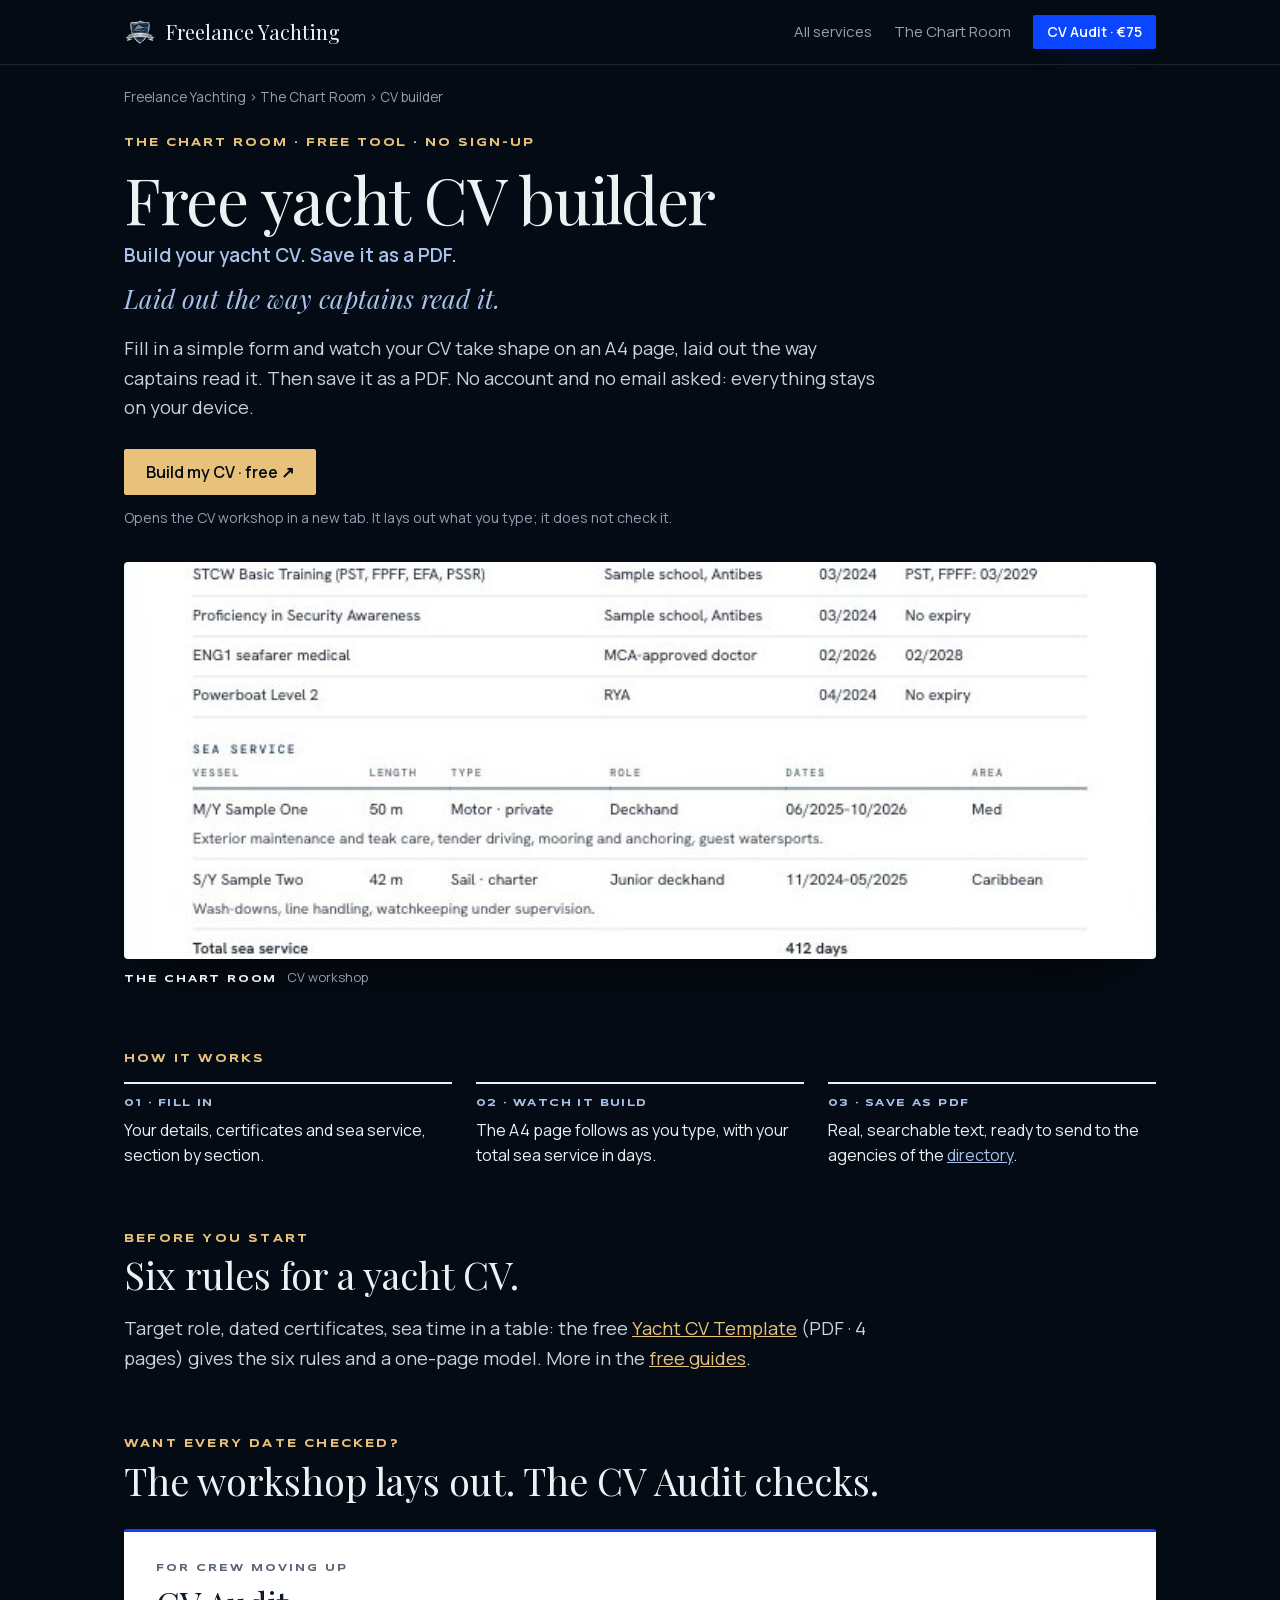
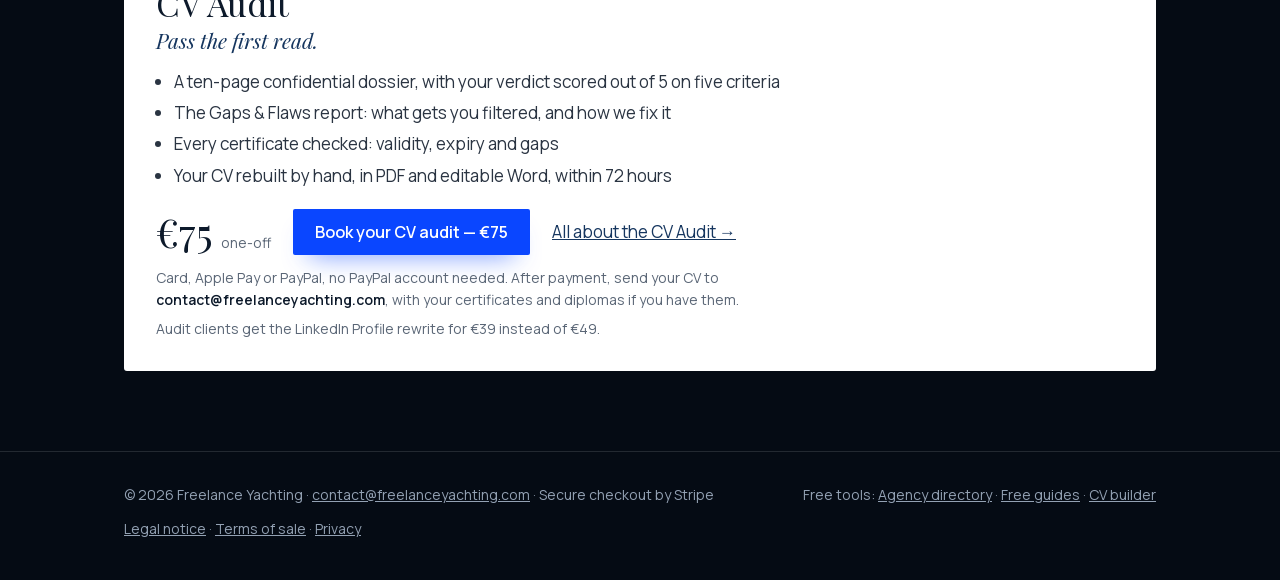
<file: free-yacht-cv-builder/index.html>
<!doctype html>
<html lang="en">
<head>
<meta charset="utf-8">
<meta name="viewport" content="width=device-width, initial-scale=1, viewport-fit=cover">
<title>Free yacht CV builder · build your CV and save it as a PDF | Freelance Yachting</title>
<link rel="stylesheet" href="../fonts/fonts.css">
<meta name="description" content="Fill in a simple form and watch your yacht CV take shape on an A4 page, laid out the way captains read it. Save it as a PDF. No account, no email.">
<link rel="canonical" href="https://services.freelanceyachting.com/free-yacht-cv-builder/">
<meta name="theme-color" content="#050b14">
<link rel="icon" type="image/png" href="../favicon.png">
<link rel="apple-touch-icon" href="../apple-touch-icon.png">
<meta property="og:type" content="website">
<meta property="og:site_name" content="Freelance Yachting">
<meta property="og:title" content="Free yacht CV builder · The Chart Room">
<meta property="og:description" content="Fill in a simple form and watch your yacht CV take shape on an A4 page, laid out the way captains read it. Save it as a PDF. No account, no email.">
<meta property="og:url" content="https://services.freelanceyachting.com/free-yacht-cv-builder/">
<meta property="og:image" content="https://services.freelanceyachting.com/img/workshop-cv.jpg">
<meta name="twitter:card" content="summary_large_image">
<script type="application/ld+json">[{"@context": "https://schema.org", "@type": "SoftwareApplication", "name": "Freelance Yachting CV workshop", "url": "https://aberaouni.github.io/freelance-yachting-premium-cv-builder/", "applicationCategory": "BusinessApplication", "operatingSystem": "Web browser", "isAccessibleForFree": true, "offers": {"@type": "Offer", "price": "0", "priceCurrency": "EUR"}}, {"@context": "https://schema.org", "@type": "BreadcrumbList", "itemListElement": [{"@type": "ListItem", "position": 1, "name": "Freelance Yachting", "item": "https://services.freelanceyachting.com/"}, {"@type": "ListItem", "position": 2, "name": "The Chart Room", "item": "https://services.freelanceyachting.com/#chart-room"}, {"@type": "ListItem", "position": 3, "name": "CV builder", "item": "https://services.freelanceyachting.com/free-yacht-cv-builder/"}]}]</script>
<style>
:root{--ink:#0d1a2b;--body:#2a3442;--slate:#5a6676;--hair:#dfe3ea;--navy:#16365f;--signal:#0a46ff;--porc:#f3f5f8;
  --serif:"Playfair Display",Georgia,serif;--sans:"Manrope","Helvetica Neue",Arial,sans-serif;--wide:"Syncopate",Arial,sans-serif}
*{box-sizing:border-box}
html{-webkit-text-size-adjust:100%}
body{margin:0;background:#fff;color:var(--ink);font:400 17px/1.6 var(--sans);-webkit-font-smoothing:antialiased}
a{color:inherit}
.wrap{max-width:1080px;margin:0 auto;padding:0 24px}
.top{border-bottom:1px solid var(--hair);background:#fff}
.top .wrap{display:flex;align-items:center;justify-content:space-between;gap:16px;min-height:64px}
.brand{display:flex;align-items:center;gap:10px;font:400 20px/1 var(--serif);text-decoration:none}
.brand img{height:32px;width:auto}
.top nav{display:flex;align-items:center;gap:22px;font-size:15px}
.top nav a{text-decoration:none;color:var(--slate)}
.top nav a:hover{color:var(--ink)}
.sig{display:inline-flex;align-items:center;gap:10px;padding:15px 22px;background:var(--signal);color:#fff!important;text-decoration:none;
  font:600 16px/1 var(--sans);border-radius:2px;box-shadow:0 14px 26px -16px rgba(10,70,255,.8)}
.sig:hover{background:#0434c4}
.sig--sm{padding:10px 14px;font-size:14px;white-space:nowrap}
.crumb{margin:22px 0 0;font-size:13.5px;color:var(--slate)}
.crumb a{text-decoration:none}
.crumb a:hover{text-decoration:underline}
.lab{display:flex;flex-wrap:wrap;align-items:center;gap:6px 10px;margin:0;font:700 11px/1.6 var(--wide);letter-spacing:.18em;text-transform:uppercase;color:var(--slate)}
.lab b{padding:2px 8px;background:var(--signal);color:#fff;font-weight:700}
h1{margin:14px 0 0;font:400 clamp(40px,6.4vw,64px)/1.02 var(--serif);letter-spacing:-.02em}
h1 span{display:block;margin-top:12px;font:600 clamp(16px,2.2vw,19px)/1.3 var(--sans);letter-spacing:0;color:var(--navy)}
.line{margin:14px 0 0;font:italic 400 clamp(21px,3vw,26px)/1.3 var(--serif);color:var(--navy)}
.intro{margin:18px 0 0;max-width:760px;font-size:18.5px;line-height:1.6;color:var(--body)}
.hero{padding:26px 0 34px}
.hero .buy{margin-top:26px}
.btns{display:flex;flex-wrap:wrap;gap:10px}
.after{margin:12px 0 0;max-width:640px;font-size:14px;line-height:1.55;color:var(--slate)}
.after b{color:var(--ink);font-weight:600}
.ph{margin:0}
.ph img{display:block;width:100%;height:auto;aspect-ratio:2.6/1;object-fit:cover;border-radius:4px;background:var(--porc)}
.ph figcaption{margin-top:8px;font-size:13px;color:var(--slate)}
.ph figcaption b{margin-right:10px;font:700 10px/1 var(--wide);letter-spacing:.18em;text-transform:uppercase;color:var(--ink)}
.facts{display:grid;grid-template-columns:repeat(4,minmax(0,1fr));margin:40px 0 0;border-top:1.5px solid var(--ink)}
.facts div{padding:14px 16px 0 0}
.facts p{margin:0}
.k{font:700 10px/1.3 var(--wide);letter-spacing:.18em;text-transform:uppercase;color:var(--slate)}
.v{margin-top:8px!important;font:400 26px/1.1 var(--serif)}
.s{margin-top:4px!important;font-size:14px;color:var(--slate)}
h2{margin:64px 0 0;font:700 11px/1.3 var(--wide);letter-spacing:.2em;text-transform:uppercase;color:var(--signal)}
.steps{display:grid;grid-template-columns:repeat(3,minmax(0,1fr));gap:24px;margin:16px 0 0;padding:0;list-style:none}
.steps li{border-top:2px solid var(--ink);padding-top:12px}
.steps b{display:block;font:700 10px/1.4 var(--wide);letter-spacing:.14em;text-transform:uppercase;color:var(--navy)}
.steps span{display:block;margin-top:8px;font-size:16px;line-height:1.55}
.why{display:grid;grid-template-columns:minmax(0,1fr) minmax(0,1fr);gap:48px;align-items:start;margin-top:16px}
.why--solo{grid-template-columns:minmax(0,760px)}
.why p{margin:0;font-size:17.5px;line-height:1.65;color:var(--body)}
.cq{margin:0;padding:4px 0 4px 22px;border-left:3px solid var(--signal);font:italic 400 21px/1.45 var(--serif)}
.cq small{display:block;margin-top:10px;font:500 13.5px/1.4 var(--sans);font-style:normal;color:var(--slate)}
.got{margin:16px 0 0;padding:0;list-style:none;border-top:1.5px solid var(--ink)}
.got li{display:grid;grid-template-columns:260px minmax(0,1fr);gap:24px;padding:15px 0;border-bottom:1px solid var(--hair)}
.got b{font:400 20px/1.25 var(--serif)}
.got span{font-size:16px;line-height:1.55;color:var(--body)}
.two{display:grid;grid-template-columns:minmax(0,1fr) minmax(0,1fr);gap:48px}
.rules{margin:14px 0 0;padding:0;list-style:none}
.rules li{position:relative;padding:7px 0 7px 24px;font-size:16px;line-height:1.5}
.rules li::before{content:"";position:absolute;left:3px;top:15px;width:7px;height:7px;background:var(--signal);transform:rotate(45deg)}
.qa{margin:8px 0 0}
.qa div{padding:12px 0;border-bottom:1px solid var(--hair)}
.qa h3{margin:0 0 4px;font:400 19px/1.3 var(--serif)}
.qa p{margin:0;font-size:16px;line-height:1.55;color:var(--body)}
.rules a,.qa a{color:var(--signal)}
.book{margin:72px 0 0;padding:36px;background:var(--porc);border-top:3px solid var(--signal);border-radius:3px}
.book .t{margin:0;font:700 10px/1.3 var(--wide);letter-spacing:.2em;text-transform:uppercase;color:var(--slate)}
.book .n{margin:10px 0 18px;font:400 clamp(30px,4.4vw,40px)/1.1 var(--serif)}
.book .pdf{display:inline-block;margin-top:16px;font-size:14.5px;color:var(--navy)}
.more{display:grid;grid-template-columns:repeat(5,minmax(0,1fr));gap:12px;margin:16px 0 0}
.more a{display:block;padding:16px;border:1px solid var(--hair);border-radius:3px;text-decoration:none;transition:border-color .2s}
.more a:hover{border-color:var(--signal)}
.more b{display:block;font:400 18px/1.2 var(--serif)}
.more span{display:block;margin-top:6px;font-size:13.5px;line-height:1.4;color:var(--slate)}
.foot{margin-top:80px;border-top:1px solid var(--hair);padding:32px 0 40px;font-size:14px;color:var(--slate)}
.foot .wrap{display:flex;flex-wrap:wrap;justify-content:space-between;gap:12px 24px}
.foot a{color:var(--slate)}
@media (max-width:820px){
  .why,.two{grid-template-columns:1fr;gap:28px}
  .more{grid-template-columns:repeat(2,minmax(0,1fr))}
  .top nav .hide{display:none}
}
@media (max-width:420px){.brand{font-size:17px;gap:8px}.brand img{height:26px}}
@media (max-width:620px){
  body{font-size:16px}
  .facts{grid-template-columns:repeat(2,minmax(0,1fr))}
  .steps{grid-template-columns:1fr}
  .got li{grid-template-columns:1fr;gap:4px}
  .book{padding:26px 20px}
  .more{grid-template-columns:1fr}
}

body.night{background:#050b14;color:#eef1f4;--ink:#eef1f4;--body:#c9d2dd;--slate:#93a1b3;--hair:rgba(255,255,255,.12);--navy:#a9c2ea;--gold:#e8c27a}
.night .top{background:#050b14;border-color:rgba(255,255,255,.1)}
.night .top nav a{color:#93a1b3}.night .top nav a:hover{color:#fff}
.night h2,.night .lab{color:var(--gold)}
.gold,.ghost{display:inline-flex;align-items:center;gap:10px;padding:15px 22px;border-radius:2px;text-decoration:none;font:600 16px/1 var(--sans)}
.gold{background:var(--gold);color:#050b14!important}.gold:hover{background:#f3d58f}
.ghost{border:1px solid rgba(232,194,122,.6);color:var(--gold)!important}.ghost:hover{background:rgba(232,194,122,.1)}
.h2t{margin:8px 0 0;font:400 clamp(28px,4vw,38px)/1.1 var(--serif)}
.mlc{margin:44px 0 0;padding:26px 28px;border:1px solid rgba(232,194,122,.3);border-left:3px solid var(--gold);background:rgba(232,194,122,.05)}
.mlc .k{margin:0;font:700 11px/1 var(--wide);letter-spacing:.2em;color:var(--gold)}
.mlc .t{margin:10px 0 0;font:400 30px/1.1 var(--serif)}
.mlc p{margin:10px 0 0;max-width:760px;color:var(--body)}
.hub{margin-top:60px}
.hub h3{margin:8px 0 0;font:400 clamp(28px,4vw,36px)/1.1 var(--serif)}
.hub .w{margin:6px 0 0;color:var(--slate)}
.ags{display:grid;grid-template-columns:repeat(3,minmax(0,1fr));gap:14px;margin:18px 0 0}
.ag{padding:18px 18px 16px;border:1px solid var(--hair);border-radius:3px;background:rgba(255,255,255,.03)}
.ag h4{margin:0;font:400 20px/1.2 var(--serif);color:#fff}
.ag .sub{display:block;margin-top:3px;font-size:13px;color:var(--slate)}
.ag .tag{display:inline-block;margin-top:8px;padding:2px 7px;border:1px solid rgba(232,194,122,.5);color:var(--gold);font:700 9px/1.6 var(--wide);letter-spacing:.14em;text-transform:uppercase}
.ag p{margin:8px 0 0;font-size:14.5px;line-height:1.5;color:var(--body)}
.ag a{color:var(--navy);text-decoration:none;word-break:break-word}.ag a:hover{text-decoration:underline}
.note{margin:22px 0 0;font-size:14px;color:var(--slate)}.note a{color:var(--navy)}
.habits{display:grid;grid-template-columns:repeat(5,minmax(0,1fr));gap:18px;margin:20px 0 0;padding:0;list-style:none;counter-reset:h}
.habits li{border-top:2px solid var(--gold);padding-top:12px;counter-increment:h}
.habits li::before{content:counter(h);display:block;font:400 30px/1 var(--serif);color:var(--gold)}
.habits b{display:block;margin-top:8px;font:400 19px/1.25 var(--serif);color:#fff}
.habits span{display:block;margin-top:6px;font-size:15px;line-height:1.5;color:var(--body)}
.shelf{margin-top:60px}
.shelf h3{margin:8px 0 0;font:400 clamp(28px,4vw,36px)/1.1 var(--serif)}
.guides{display:grid;grid-template-columns:repeat(3,minmax(0,1fr));gap:22px;margin:20px 0 0}
.guide{display:flex;flex-direction:column;text-decoration:none;color:inherit}
.guide img{display:block;width:100%;height:auto;aspect-ratio:579/819;object-fit:cover;border-radius:3px;box-shadow:0 24px 40px -26px rgba(0,0,0,.9)}
.guide b{display:block;margin-top:14px;font:400 21px/1.2 var(--serif);color:#fff}
.guide span{display:block;margin-top:6px;font-size:15px;line-height:1.5;color:var(--body)}
.guide i{display:flex;justify-content:space-between;margin-top:10px;font-style:normal;font-size:13.5px;color:var(--slate)}
.guide i em{font-style:normal;font-weight:600;color:var(--gold)}
.guide:hover b{text-decoration:underline}
.paid{margin:28px 0 0;padding:30px 32px;background:#fff;color:#0d1a2b;border-top:3px solid #0a46ff;border-radius:3px;
  --ink:#0d1a2b;--body:#2a3442;--slate:#5a6676;--hair:#dfe3ea}
.paid .who{margin:0;font:700 10px/1.3 var(--wide);letter-spacing:.2em;text-transform:uppercase;color:#5a6676}
.paid h3{margin:10px 0 0;font:400 34px/1.1 var(--serif)}
.paid .pr{margin:4px 0 0;font:italic 400 21px/1.3 var(--serif);color:#16365f}
.paid ul{margin:14px 0 0;padding:0 0 0 18px;color:#2a3442}
.paid li{margin:4px 0}
.paid .row{display:flex;flex-wrap:wrap;align-items:center;gap:14px 22px;margin-top:20px}
.paid .pc{margin:0;font:400 40px/1 var(--serif)}.paid .pc small{margin-left:8px;font:400 14px var(--sans);color:#5a6676}
.paid .after{color:#5a6676}.paid .after b{color:#0d1a2b}
.paid .nb{margin:8px 0 0;font-size:14px;color:#5a6676}
.ph--night img{box-shadow:0 30px 60px -36px rgba(0,0,0,.9)}
@media (max-width:820px){.ags,.guides{grid-template-columns:repeat(2,minmax(0,1fr))}.habits{grid-template-columns:repeat(2,minmax(0,1fr))}}
@media (max-width:620px){.ags,.guides,.habits{grid-template-columns:1fr}.paid{padding:24px 20px}}
</style>
</head>
<body class="night">
<header class="top"><div class="wrap">
  <a class="brand" href="../"><img src="../favicon.png" alt="" width="32" height="32">Freelance Yachting</a>
  <nav aria-label="Main"><a class="hide" href="../#services">All services</a><a class="hide" href="../#chart-room">The Chart Room</a><a class="sig sig--sm" href="../cv-audit/">CV Audit · €75</a></nav>
</div></header>
<main class="wrap">
  <p class="crumb"><a href="../">Freelance Yachting</a> › <a href="../#chart-room">The Chart Room</a> › CV builder</p>
  <section class="hero">
    <p class="lab"><span>The Chart Room · free tool · no sign-up</span></p>
    <h1>Free yacht CV builder<span>Build your yacht CV. Save it as a PDF.</span></h1>
    <p class="line">Laid out the way captains read it.</p>
    <p class="intro">Fill in a simple form and watch your CV take shape on an A4 page, laid out the way captains read it. Then save it as a PDF. No account and no email asked: everything stays on your device.</p>
    <div class="buy"><div class="btns"><a class="gold" href="https://aberaouni.github.io/freelance-yachting-premium-cv-builder/" target="_blank" rel="noopener">Build my CV · free ↗</a></div>
    <p class="after">Opens the CV workshop in a new tab. It lays out what you type; it does not check it.</p></div>
  </section>
  <figure class="ph ph--night"><img src="../img/workshop-cv.jpg" alt="The CV workshop of Freelance Yachting"><figcaption><b>The Chart Room</b>CV workshop</figcaption></figure>
  <h2>How it works</h2>
  <ol class="steps"><li><b>01 · Fill in</b><span>Your details, certificates and sea service, section by section.</span></li><li><b>02 · Watch it build</b><span>The A4 page follows as you type, with your total sea service in days.</span></li><li><b>03 · Save as PDF</b><span>Real, searchable text, ready to send to the agencies of the <a href="../yacht-crew-agencies/" style="color:#a9c2ea">directory</a>.</span></li></ol>
  <h2>Before you start</h2>
  <p class="h2t">Six rules for a yacht CV.</p>
  <p class="intro">Target role, dated certificates, sea time in a table: the free <a href="../pdf/freelance-yachting-cv-template-2026.pdf" target="_blank" rel="noopener" style="color:#e8c27a">Yacht CV Template</a> (PDF · 4 pages) gives the six rules and a one-page model. More in the <a href="../free-guides/" style="color:#e8c27a">free guides</a>.</p>
  <h2>Want every date checked?</h2>
  <p class="h2t">The workshop lays out. The CV Audit checks.</p>
  <div class="paid"><p class="who">For crew moving up</p><h3>CV Audit</h3><p class="pr">Pass the first read.</p><ul><li>A ten-page confidential dossier, with your verdict scored out of 5 on five criteria</li><li>The Gaps &amp; Flaws report: what gets you filtered, and how we fix it</li><li>Every certificate checked: validity, expiry and gaps</li><li>Your CV rebuilt by hand, in PDF and editable Word, within 72 hours</li></ul><div class="row"><p class="pc">€75<small>one-off</small></p><a class="sig" href="https://buy.stripe.com/3cI9AVdcKchWgxubbjc7u00" target="_blank" rel="noopener">Book your CV audit — €75</a><a href="../cv-audit/" style="color:#16365f">All about the CV Audit →</a></div><p class="after">Card, Apple Pay or PayPal, no PayPal account needed. After payment, send your CV to <b>contact@freelanceyachting.com</b>, with your certificates and diplomas if you have them.</p><p class="nb">Audit clients get the LinkedIn Profile rewrite for €39 instead of €49.</p></div>
</main>
<footer class="foot"><div class="wrap">
  <span>© 2026 Freelance Yachting · <a href="mailto:contact@freelanceyachting.com">contact@freelanceyachting.com</a> · Secure checkout by Stripe</span>
  <span>Free tools: <a href="../yacht-crew-agencies/">Agency directory</a> · <a href="../free-guides/">Free guides</a> · <a href="../free-yacht-cv-builder/">CV builder</a></span>
  <span><a href="../legal-notice.html">Legal notice</a> · <a href="../terms-of-sale.html">Terms of sale</a> · <a href="../privacy.html">Privacy</a></span>
</div></footer>
</body>
</html>
</file>
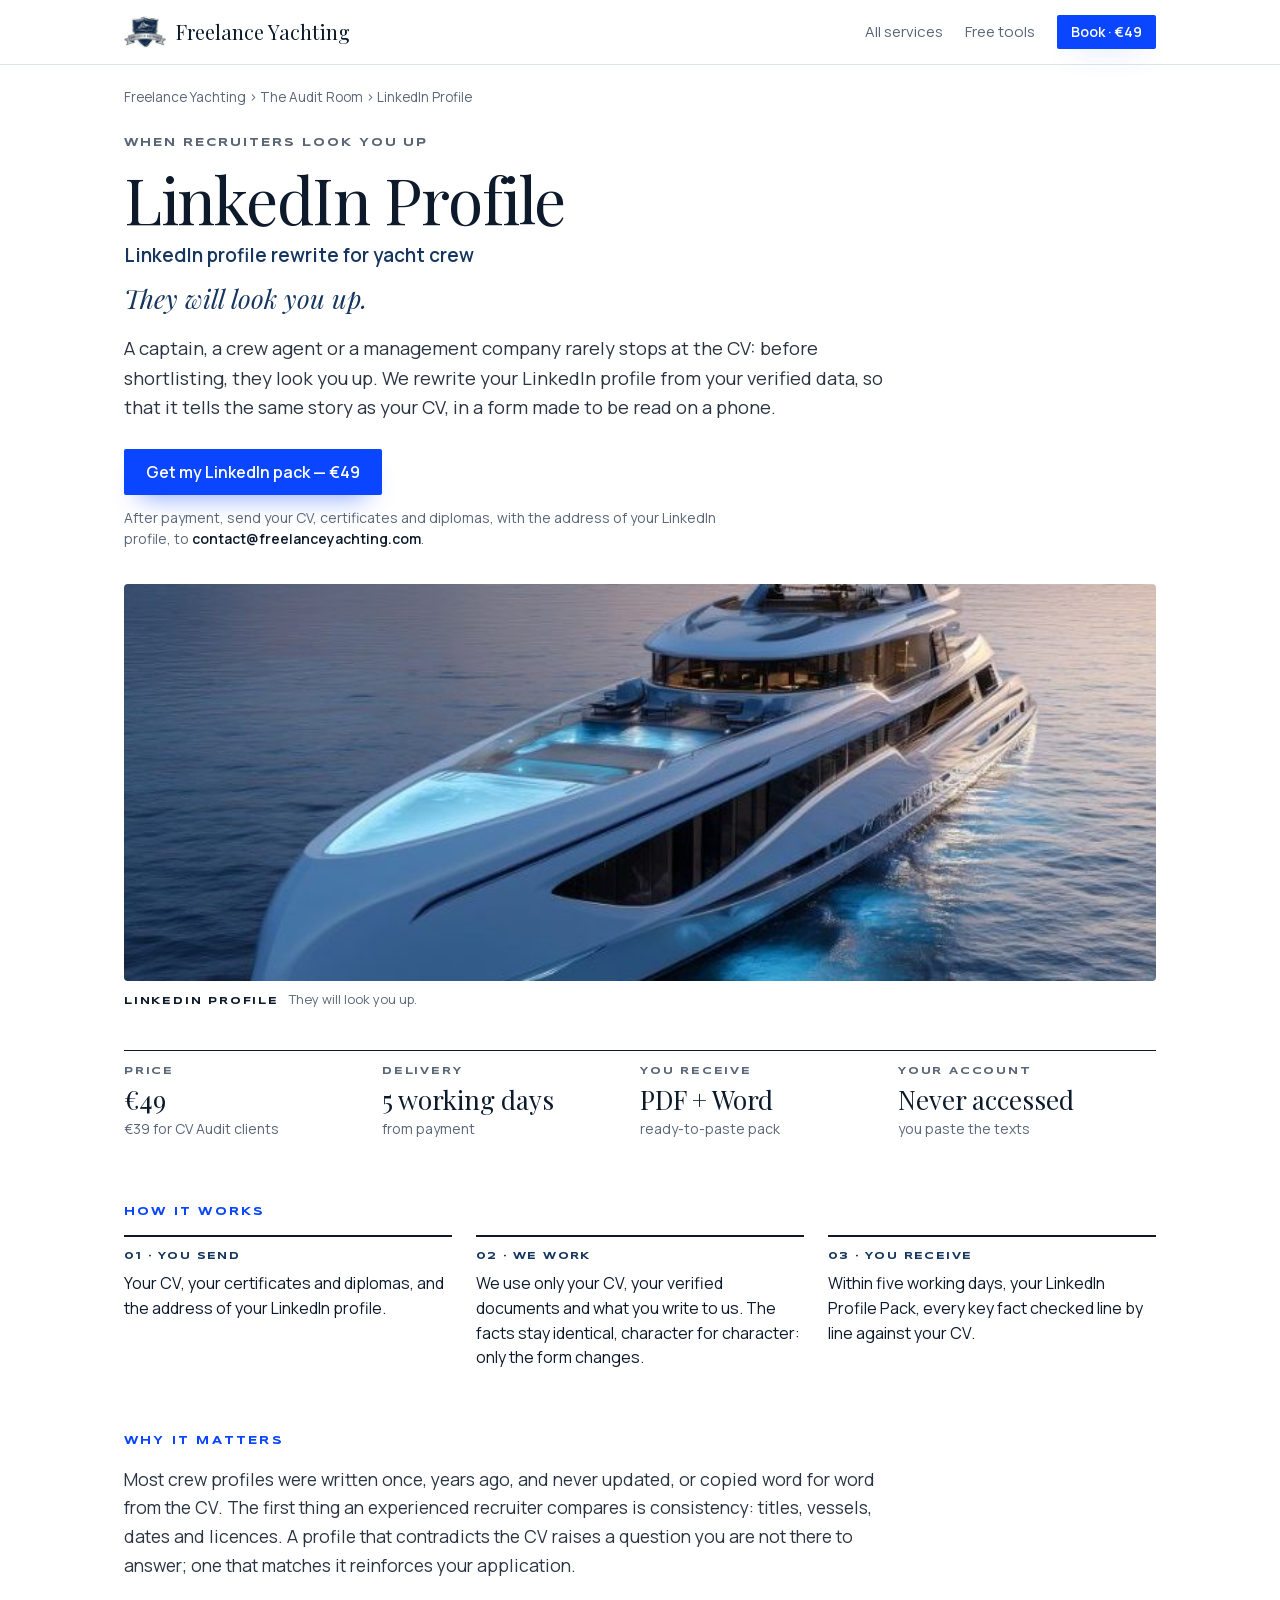
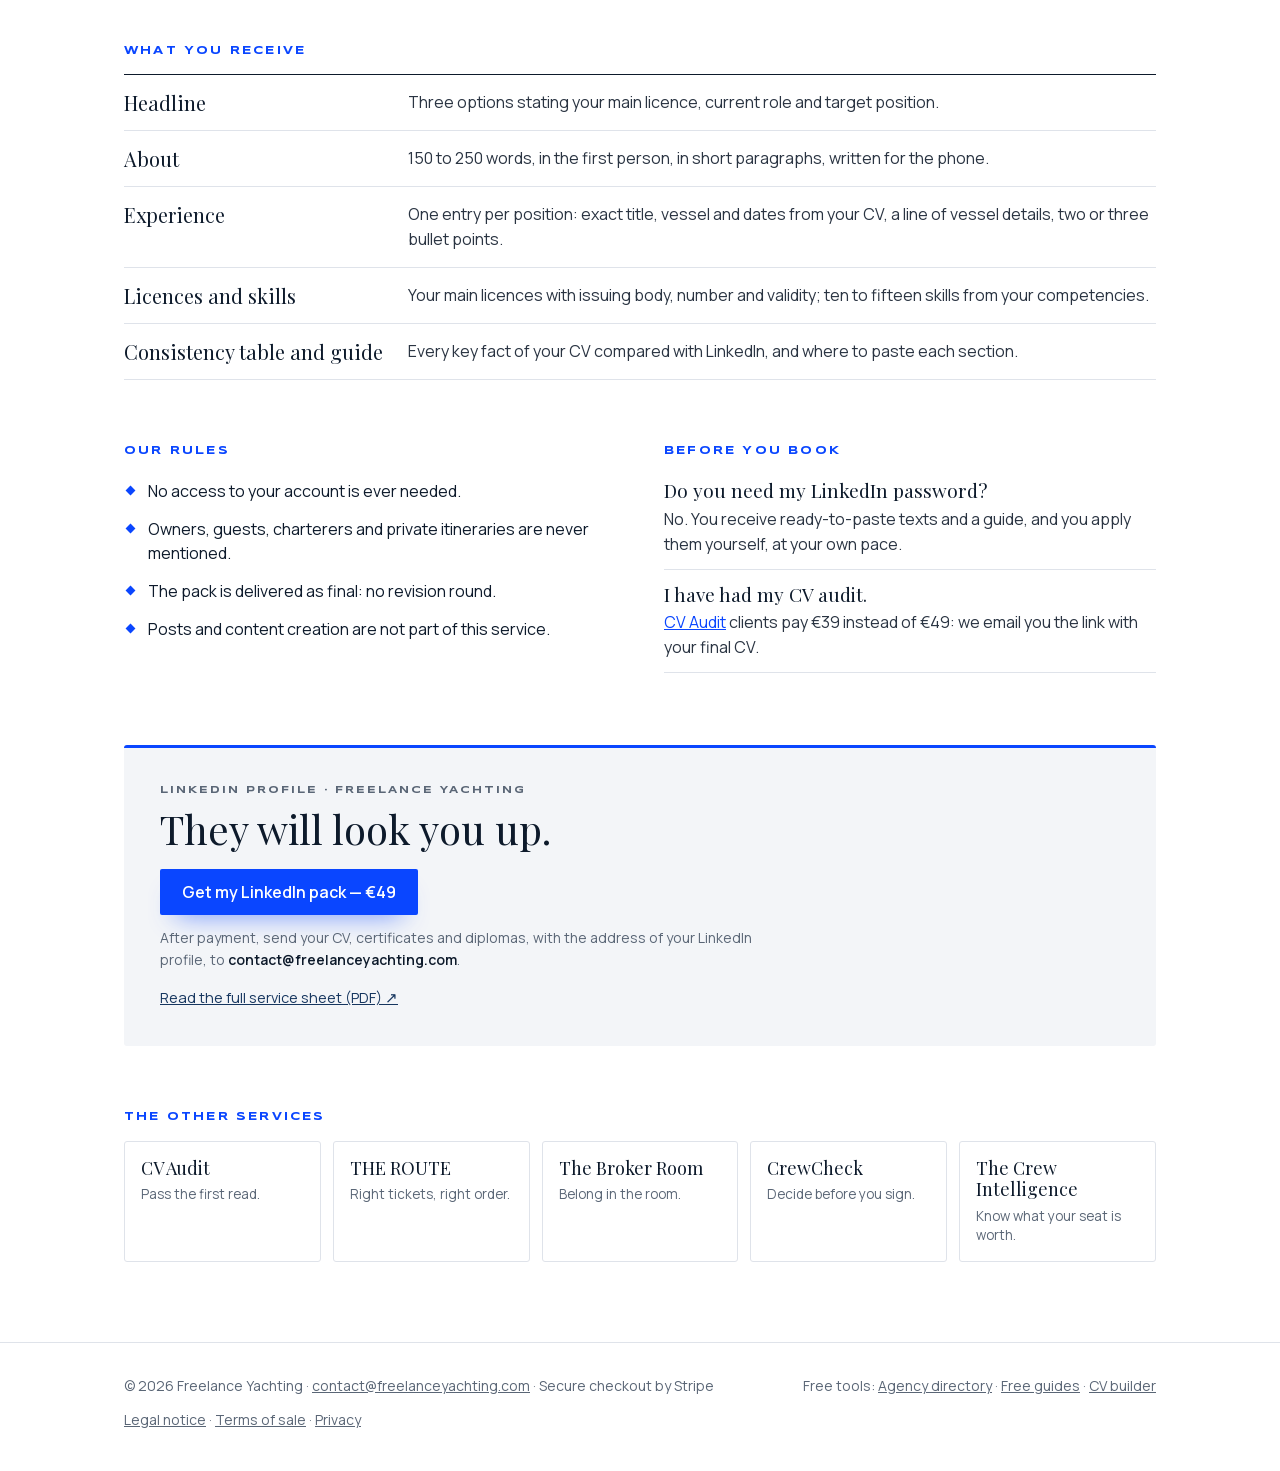
<file: linkedin-profile/index.html>
<!doctype html>
<html lang="en">
<head>
<meta charset="utf-8">
<meta name="viewport" content="width=device-width, initial-scale=1, viewport-fit=cover">
<title>LinkedIn Profile for yacht crew · rewritten to match your CV | Freelance Yachting</title>
<link rel="stylesheet" href="../fonts/fonts.css">
<meta name="description" content="Your LinkedIn profile rewritten from your verified CV: headline, About, experience, licences. Ready-to-paste pack in 5 working days. €49.">
<link rel="canonical" href="https://services.freelanceyachting.com/linkedin-profile/">
<meta name="theme-color" content="#ffffff">
<link rel="icon" type="image/png" href="../favicon.png">
<link rel="apple-touch-icon" href="../apple-touch-icon.png">
<meta property="og:type" content="website">
<meta property="og:site_name" content="Freelance Yachting">
<meta property="og:title" content="LinkedIn Profile · They will look you up.">
<meta property="og:description" content="A captain, a crew agent or a management company rarely stops at the CV: before shortlisting, they look you up. We rewrite your LinkedIn profile from your verified data, so that it tells the same story as your CV, in a form made to be read on a phone.">
<meta property="og:url" content="https://services.freelanceyachting.com/linkedin-profile/">
<meta property="og:image" content="https://services.freelanceyachting.com/blog/linkedin-profile.jpg">
<meta name="twitter:card" content="summary_large_image">
<script type="application/ld+json">[{"@context": "https://schema.org", "@type": "Service", "name": "LinkedIn Profile", "serviceType": "LinkedIn profile rewrite for yacht crew", "description": "Your LinkedIn profile rewritten from your verified CV: headline, About, experience, licences. Ready-to-paste pack in 5 working days. €49.", "url": "https://services.freelanceyachting.com/linkedin-profile/", "provider": {"@type": "Organization", "name": "Freelance Yachting", "url": "https://services.freelanceyachting.com/", "email": "contact@freelanceyachting.com"}, "areaServed": "Worldwide", "offers": [{"@type": "Offer", "price": "49", "priceCurrency": "EUR", "url": "https://buy.stripe.com/dRm6oJa0yeq480YgvDc7u02"}]}, {"@context": "https://schema.org", "@type": "BreadcrumbList", "itemListElement": [{"@type": "ListItem", "position": 1, "name": "Freelance Yachting", "item": "https://services.freelanceyachting.com/"}, {"@type": "ListItem", "position": 2, "name": "LinkedIn Profile", "item": "https://services.freelanceyachting.com/linkedin-profile/"}]}]</script>
<style>
:root{--ink:#0d1a2b;--body:#2a3442;--slate:#5a6676;--hair:#dfe3ea;--navy:#16365f;--signal:#0a46ff;--porc:#f3f5f8;
  --serif:"Playfair Display",Georgia,serif;--sans:"Manrope","Helvetica Neue",Arial,sans-serif;--wide:"Syncopate",Arial,sans-serif}
*{box-sizing:border-box}
html{-webkit-text-size-adjust:100%}
body{margin:0;background:#fff;color:var(--ink);font:400 17px/1.6 var(--sans);-webkit-font-smoothing:antialiased}
a{color:inherit}
.wrap{max-width:1080px;margin:0 auto;padding:0 24px}
.top{border-bottom:1px solid var(--hair);background:#fff}
.top .wrap{display:flex;align-items:center;justify-content:space-between;gap:16px;min-height:64px}
.brand{display:flex;align-items:center;gap:10px;font:400 20px/1 var(--serif);text-decoration:none}
.brand img{height:32px;width:auto}
.top nav{display:flex;align-items:center;gap:22px;font-size:15px}
.top nav a{text-decoration:none;color:var(--slate)}
.top nav a:hover{color:var(--ink)}
.sig{display:inline-flex;align-items:center;gap:10px;padding:15px 22px;background:var(--signal);color:#fff!important;text-decoration:none;
  font:600 16px/1 var(--sans);border-radius:2px;box-shadow:0 14px 26px -16px rgba(10,70,255,.8)}
.sig:hover{background:#0434c4}
.sig--sm{padding:10px 14px;font-size:14px;white-space:nowrap}
.crumb{margin:22px 0 0;font-size:13.5px;color:var(--slate)}
.crumb a{text-decoration:none}
.crumb a:hover{text-decoration:underline}
.lab{display:flex;flex-wrap:wrap;align-items:center;gap:6px 10px;margin:0;font:700 11px/1.6 var(--wide);letter-spacing:.18em;text-transform:uppercase;color:var(--slate)}
.lab b{padding:2px 8px;background:var(--signal);color:#fff;font-weight:700}
h1{margin:14px 0 0;font:400 clamp(40px,6.4vw,64px)/1.02 var(--serif);letter-spacing:-.02em}
h1 span{display:block;margin-top:12px;font:600 clamp(16px,2.2vw,19px)/1.3 var(--sans);letter-spacing:0;color:var(--navy)}
.line{margin:14px 0 0;font:italic 400 clamp(21px,3vw,26px)/1.3 var(--serif);color:var(--navy)}
.intro{margin:18px 0 0;max-width:760px;font-size:18.5px;line-height:1.6;color:var(--body)}
.hero{padding:26px 0 34px}
.hero .buy{margin-top:26px}
.btns{display:flex;flex-wrap:wrap;gap:10px}
.after{margin:12px 0 0;max-width:640px;font-size:14px;line-height:1.55;color:var(--slate)}
.after b{color:var(--ink);font-weight:600}
.ph{margin:0}
.ph img{display:block;width:100%;height:auto;aspect-ratio:2.6/1;object-fit:cover;border-radius:4px;background:var(--porc)}
.ph figcaption{margin-top:8px;font-size:13px;color:var(--slate)}
.ph figcaption b{margin-right:10px;font:700 10px/1 var(--wide);letter-spacing:.18em;text-transform:uppercase;color:var(--ink)}
.facts{display:grid;grid-template-columns:repeat(4,minmax(0,1fr));margin:40px 0 0;border-top:1.5px solid var(--ink)}
.facts div{padding:14px 16px 0 0}
.facts p{margin:0}
.k{font:700 10px/1.3 var(--wide);letter-spacing:.18em;text-transform:uppercase;color:var(--slate)}
.v{margin-top:8px!important;font:400 26px/1.1 var(--serif)}
.s{margin-top:4px!important;font-size:14px;color:var(--slate)}
h2{margin:64px 0 0;font:700 11px/1.3 var(--wide);letter-spacing:.2em;text-transform:uppercase;color:var(--signal)}
.steps{display:grid;grid-template-columns:repeat(3,minmax(0,1fr));gap:24px;margin:16px 0 0;padding:0;list-style:none}
.steps li{border-top:2px solid var(--ink);padding-top:12px}
.steps b{display:block;font:700 10px/1.4 var(--wide);letter-spacing:.14em;text-transform:uppercase;color:var(--navy)}
.steps span{display:block;margin-top:8px;font-size:16px;line-height:1.55}
.why{display:grid;grid-template-columns:minmax(0,1fr) minmax(0,1fr);gap:48px;align-items:start;margin-top:16px}
.why--solo{grid-template-columns:minmax(0,760px)}
.why p{margin:0;font-size:17.5px;line-height:1.65;color:var(--body)}
.cq{margin:0;padding:4px 0 4px 22px;border-left:3px solid var(--signal);font:italic 400 21px/1.45 var(--serif)}
.cq small{display:block;margin-top:10px;font:500 13.5px/1.4 var(--sans);font-style:normal;color:var(--slate)}
.got{margin:16px 0 0;padding:0;list-style:none;border-top:1.5px solid var(--ink)}
.got li{display:grid;grid-template-columns:260px minmax(0,1fr);gap:24px;padding:15px 0;border-bottom:1px solid var(--hair)}
.got b{font:400 20px/1.25 var(--serif)}
.got span{font-size:16px;line-height:1.55;color:var(--body)}
.two{display:grid;grid-template-columns:minmax(0,1fr) minmax(0,1fr);gap:48px}
.rules{margin:14px 0 0;padding:0;list-style:none}
.rules li{position:relative;padding:7px 0 7px 24px;font-size:16px;line-height:1.5}
.rules li::before{content:"";position:absolute;left:3px;top:15px;width:7px;height:7px;background:var(--signal);transform:rotate(45deg)}
.qa{margin:8px 0 0}
.qa div{padding:12px 0;border-bottom:1px solid var(--hair)}
.qa h3{margin:0 0 4px;font:400 19px/1.3 var(--serif)}
.qa p{margin:0;font-size:16px;line-height:1.55;color:var(--body)}
.rules a,.qa a{color:var(--signal)}
.book{margin:72px 0 0;padding:36px;background:var(--porc);border-top:3px solid var(--signal);border-radius:3px}
.book .t{margin:0;font:700 10px/1.3 var(--wide);letter-spacing:.2em;text-transform:uppercase;color:var(--slate)}
.book .n{margin:10px 0 18px;font:400 clamp(30px,4.4vw,40px)/1.1 var(--serif)}
.book .pdf{display:inline-block;margin-top:16px;font-size:14.5px;color:var(--navy)}
.more{display:grid;grid-template-columns:repeat(5,minmax(0,1fr));gap:12px;margin:16px 0 0}
.more a{display:block;padding:16px;border:1px solid var(--hair);border-radius:3px;text-decoration:none;transition:border-color .2s}
.more a:hover{border-color:var(--signal)}
.more b{display:block;font:400 18px/1.2 var(--serif)}
.more span{display:block;margin-top:6px;font-size:13.5px;line-height:1.4;color:var(--slate)}
.foot{margin-top:80px;border-top:1px solid var(--hair);padding:32px 0 40px;font-size:14px;color:var(--slate)}
.foot .wrap{display:flex;flex-wrap:wrap;justify-content:space-between;gap:12px 24px}
.foot a{color:var(--slate)}
@media (max-width:820px){
  .why,.two{grid-template-columns:1fr;gap:28px}
  .more{grid-template-columns:repeat(2,minmax(0,1fr))}
  .top nav .hide{display:none}
}
@media (max-width:420px){.brand{font-size:17px;gap:8px}.brand img{height:26px}}
@media (max-width:620px){
  body{font-size:16px}
  .facts{grid-template-columns:repeat(2,minmax(0,1fr))}
  .steps{grid-template-columns:1fr}
  .got li{grid-template-columns:1fr;gap:4px}
  .book{padding:26px 20px}
  .more{grid-template-columns:1fr}
}
</style>
</head>
<body>
<header class="top"><div class="wrap">
  <a class="brand" href="../"><img src="../img/p-2354e2a4a5.jpg" alt="" width="42" height="32">Freelance Yachting</a>
  <nav aria-label="Main"><a class="hide" href="../#services">All services</a><a class="hide" href="../#chart-room">Free tools</a><a class="sig sig--sm" href="#book">Book · €49</a></nav>
</div></header>
<main class="wrap">
  <p class="crumb"><a href="../">Freelance Yachting</a> › <a href="../#services">The Audit Room</a> › LinkedIn Profile</p>
  <section class="hero">
    <p class="lab"><span>When recruiters look you up</span></p>
    <h1>LinkedIn Profile<span>LinkedIn profile rewrite for yacht crew</span></h1>
    <p class="line">They will look you up.</p>
    <p class="intro">A captain, a crew agent or a management company rarely stops at the CV: before shortlisting, they look you up. We rewrite your LinkedIn profile from your verified data, so that it tells the same story as your CV, in a form made to be read on a phone.</p>
    <div class="buy"><div class="btns"><a class="sig" href="https://buy.stripe.com/dRm6oJa0yeq480YgvDc7u02" target="_blank" rel="noopener">Get my LinkedIn pack — €49</a></div><p class="after">After payment, send your CV, certificates and diplomas, with the address of your LinkedIn profile, to <b>contact@freelanceyachting.com</b>.</p></div>
  </section>
  <figure class="ph"><img src="../blog/linkedin-profile.jpg" alt="LinkedIn Profile · Freelance Yachting"><figcaption><b>LinkedIn Profile</b>They will look you up.</figcaption></figure>
  <div class="facts"><div><p class="k">Price</p><p class="v">€49</p><p class="s">€39 for CV Audit clients</p></div><div><p class="k">Delivery</p><p class="v">5 working days</p><p class="s">from payment</p></div><div><p class="k">You receive</p><p class="v">PDF + Word</p><p class="s">ready-to-paste pack</p></div><div><p class="k">Your account</p><p class="v">Never accessed</p><p class="s">you paste the texts</p></div></div>
  <h2>How it works</h2>
  <ol class="steps"><li><b>01 · You send</b><span>Your CV, your certificates and diplomas, and the address of your LinkedIn profile.</span></li><li><b>02 · We work</b><span>We use only your CV, your verified documents and what you write to us. The facts stay identical, character for character: only the form changes.</span></li><li><b>03 · You receive</b><span>Within five working days, your LinkedIn Profile Pack, every key fact checked line by line against your CV.</span></li></ol>
  <h2>Why it matters</h2>
  <div class="why why--solo"><p>Most crew profiles were written once, years ago, and never updated, or copied word for word from the CV. The first thing an experienced recruiter compares is consistency: titles, vessels, dates and licences. A profile that contradicts the CV raises a question you are not there to answer; one that matches it reinforces your application.</p></div>
  <h2>What you receive</h2>
  <ul class="got"><li><b>Headline</b><span>Three options stating your main licence, current role and target position.</span></li><li><b>About</b><span>150 to 250 words, in the first person, in short paragraphs, written for the phone.</span></li><li><b>Experience</b><span>One entry per position: exact title, vessel and dates from your CV, a line of vessel details, two or three bullet points.</span></li><li><b>Licences and skills</b><span>Your main licences with issuing body, number and validity; ten to fifteen skills from your competencies.</span></li><li><b>Consistency table and guide</b><span>Every key fact of your CV compared with LinkedIn, and where to paste each section.</span></li></ul>
  <div class="two">
    <div><h2>Our rules</h2><ul class="rules"><li>No access to your account is ever needed.</li><li>Owners, guests, charterers and private itineraries are never mentioned.</li><li>The pack is delivered as final: no revision round.</li><li>Posts and content creation are not part of this service.</li></ul></div>
    <div><h2>Before you book</h2><div class="qa"><div><h3>Do you need my LinkedIn password?</h3><p>No. You receive ready-to-paste texts and a guide, and you apply them yourself, at your own pace.</p></div><div><h3>I have had my CV audit.</h3><p><a href="../cv-audit/">CV Audit</a> clients pay €39 instead of €49: we email you the link with your final CV.</p></div></div></div>
  </div>
  <section class="book" id="book">
    <p class="t">LinkedIn Profile · Freelance Yachting</p>
    <p class="n">They will look you up.</p>
    <div class="btns"><a class="sig" href="https://buy.stripe.com/dRm6oJa0yeq480YgvDc7u02" target="_blank" rel="noopener">Get my LinkedIn pack — €49</a></div>
    <p class="after">After payment, send your CV, certificates and diplomas, with the address of your LinkedIn profile, to <b>contact@freelanceyachting.com</b>.</p>
    <a class="pdf" href="../fiches/freelance-yachting-linkedin-profile.pdf" target="_blank" rel="noopener">Read the full service sheet (PDF) ↗</a>
  </section>
  <h2>The other services</h2>
  <nav class="more" aria-label="Other services"><a href="../cv-audit/"><b>CV Audit</b><span>Pass the first read.</span></a><a href="../the-route/"><b>THE ROUTE</b><span>Right tickets, right order.</span></a><a href="../the-broker-room/"><b>The Broker Room</b><span>Belong in the room.</span></a><a href="../crewcheck/"><b>CrewCheck</b><span>Decide before you sign.</span></a><a href="../the-crew-intelligence/"><b>The Crew Intelligence</b><span>Know what your seat is worth.</span></a></nav>
</main>
<footer class="foot"><div class="wrap">
  <span>© 2026 Freelance Yachting · <a href="mailto:contact@freelanceyachting.com">contact@freelanceyachting.com</a> · Secure checkout by Stripe</span>
  <span>Free tools: <a href="../yacht-crew-agencies/">Agency directory</a> · <a href="../free-guides/">Free guides</a> · <a href="../free-yacht-cv-builder/">CV builder</a></span>
  <span><a href="../legal-notice.html">Legal notice</a> · <a href="../terms-of-sale.html">Terms of sale</a> · <a href="../privacy.html">Privacy</a></span>
</div></footer>
</body>
</html>
</file>
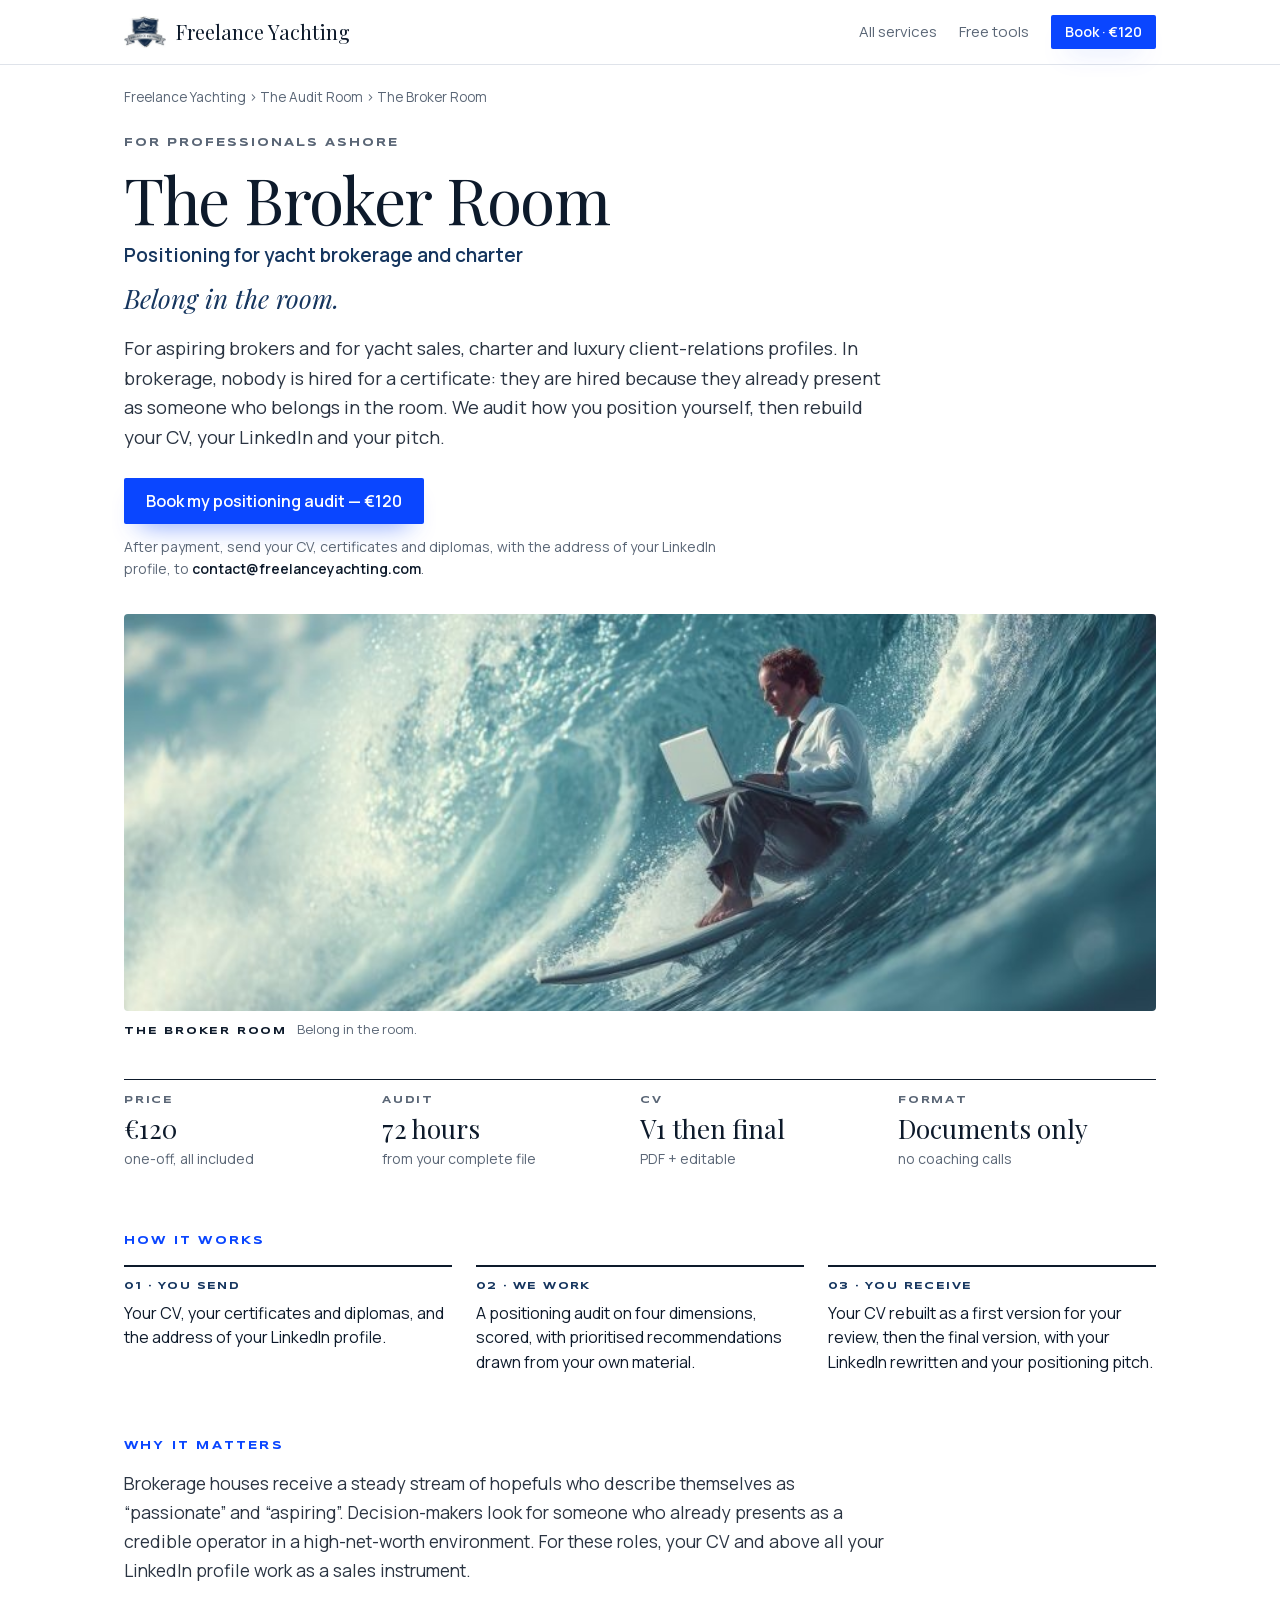
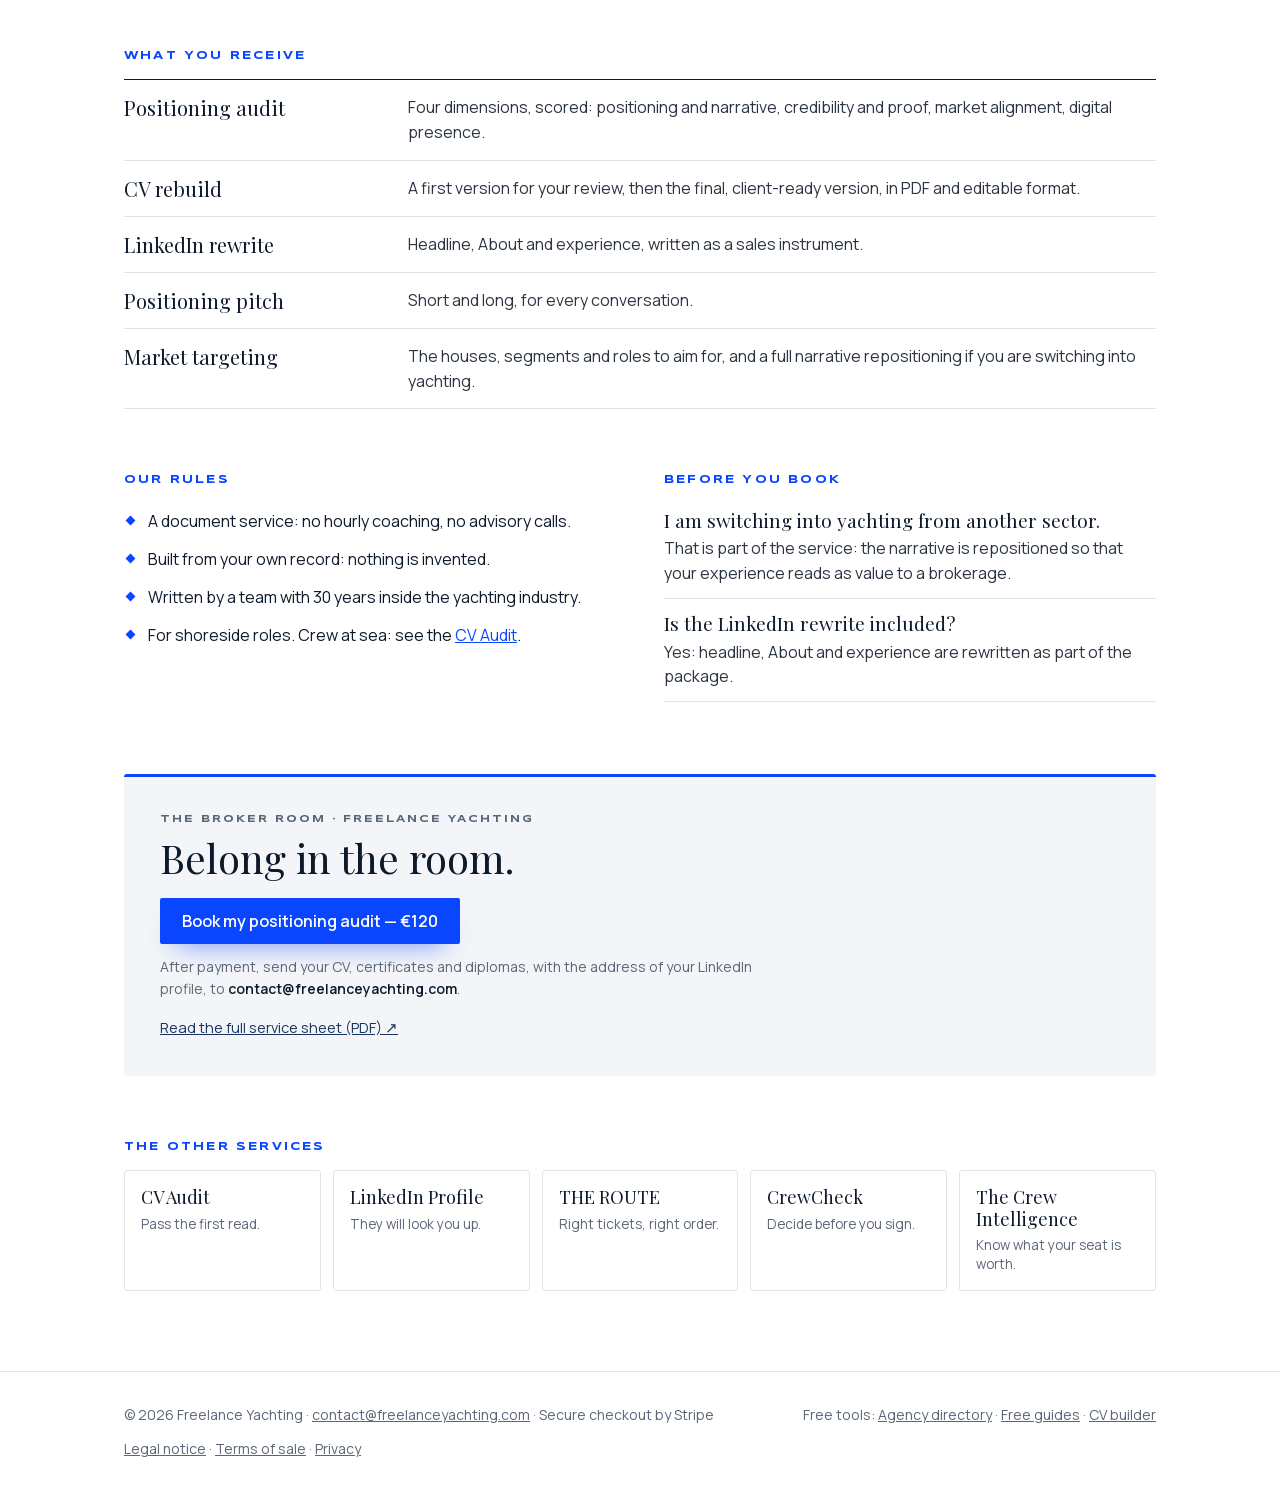
<file: the-broker-room/index.html>
<!doctype html>
<html lang="en">
<head>
<meta charset="utf-8">
<meta name="viewport" content="width=device-width, initial-scale=1, viewport-fit=cover">
<title>The Broker Room · CV, LinkedIn and pitch for yacht brokerage | Freelance Yachting</title>
<link rel="stylesheet" href="../fonts/fonts.css">
<meta name="description" content="For aspiring yacht brokers and charter, sales and client-relations profiles: positioning audit, CV rebuild, LinkedIn and pitch. €120.">
<link rel="canonical" href="https://services.freelanceyachting.com/the-broker-room/">
<meta name="theme-color" content="#ffffff">
<link rel="icon" type="image/png" href="../favicon.png">
<link rel="apple-touch-icon" href="../apple-touch-icon.png">
<meta property="og:type" content="website">
<meta property="og:site_name" content="Freelance Yachting">
<meta property="og:title" content="The Broker Room · Belong in the room.">
<meta property="og:description" content="For aspiring brokers and for yacht sales, charter and luxury client-relations profiles. In brokerage, nobody is hired for a certificate: they are hired because they already present as someone who belongs in the room. We audit how you position yourself, then rebuild your CV, your LinkedIn and your pitch.">
<meta property="og:url" content="https://services.freelanceyachting.com/the-broker-room/">
<meta property="og:image" content="https://services.freelanceyachting.com/blog/the-broker-room.jpg">
<meta name="twitter:card" content="summary_large_image">
<script type="application/ld+json">[{"@context": "https://schema.org", "@type": "Service", "name": "The Broker Room", "serviceType": "Positioning for yacht brokerage and charter", "description": "For aspiring yacht brokers and charter, sales and client-relations profiles: positioning audit, CV rebuild, LinkedIn and pitch. €120.", "url": "https://services.freelanceyachting.com/the-broker-room/", "provider": {"@type": "Organization", "name": "Freelance Yachting", "url": "https://services.freelanceyachting.com/", "email": "contact@freelanceyachting.com"}, "areaServed": "Worldwide", "offers": [{"@type": "Offer", "price": "120", "priceCurrency": "EUR", "url": "https://buy.stripe.com/aFa00lfkS0ze4OMcfnc7u05"}]}, {"@context": "https://schema.org", "@type": "BreadcrumbList", "itemListElement": [{"@type": "ListItem", "position": 1, "name": "Freelance Yachting", "item": "https://services.freelanceyachting.com/"}, {"@type": "ListItem", "position": 2, "name": "The Broker Room", "item": "https://services.freelanceyachting.com/the-broker-room/"}]}]</script>
<style>
:root{--ink:#0d1a2b;--body:#2a3442;--slate:#5a6676;--hair:#dfe3ea;--navy:#16365f;--signal:#0a46ff;--porc:#f3f5f8;
  --serif:"Playfair Display",Georgia,serif;--sans:"Manrope","Helvetica Neue",Arial,sans-serif;--wide:"Syncopate",Arial,sans-serif}
*{box-sizing:border-box}
html{-webkit-text-size-adjust:100%}
body{margin:0;background:#fff;color:var(--ink);font:400 17px/1.6 var(--sans);-webkit-font-smoothing:antialiased}
a{color:inherit}
.wrap{max-width:1080px;margin:0 auto;padding:0 24px}
.top{border-bottom:1px solid var(--hair);background:#fff}
.top .wrap{display:flex;align-items:center;justify-content:space-between;gap:16px;min-height:64px}
.brand{display:flex;align-items:center;gap:10px;font:400 20px/1 var(--serif);text-decoration:none}
.brand img{height:32px;width:auto}
.top nav{display:flex;align-items:center;gap:22px;font-size:15px}
.top nav a{text-decoration:none;color:var(--slate)}
.top nav a:hover{color:var(--ink)}
.sig{display:inline-flex;align-items:center;gap:10px;padding:15px 22px;background:var(--signal);color:#fff!important;text-decoration:none;
  font:600 16px/1 var(--sans);border-radius:2px;box-shadow:0 14px 26px -16px rgba(10,70,255,.8)}
.sig:hover{background:#0434c4}
.sig--sm{padding:10px 14px;font-size:14px;white-space:nowrap}
.crumb{margin:22px 0 0;font-size:13.5px;color:var(--slate)}
.crumb a{text-decoration:none}
.crumb a:hover{text-decoration:underline}
.lab{display:flex;flex-wrap:wrap;align-items:center;gap:6px 10px;margin:0;font:700 11px/1.6 var(--wide);letter-spacing:.18em;text-transform:uppercase;color:var(--slate)}
.lab b{padding:2px 8px;background:var(--signal);color:#fff;font-weight:700}
h1{margin:14px 0 0;font:400 clamp(40px,6.4vw,64px)/1.02 var(--serif);letter-spacing:-.02em}
h1 span{display:block;margin-top:12px;font:600 clamp(16px,2.2vw,19px)/1.3 var(--sans);letter-spacing:0;color:var(--navy)}
.line{margin:14px 0 0;font:italic 400 clamp(21px,3vw,26px)/1.3 var(--serif);color:var(--navy)}
.intro{margin:18px 0 0;max-width:760px;font-size:18.5px;line-height:1.6;color:var(--body)}
.hero{padding:26px 0 34px}
.hero .buy{margin-top:26px}
.btns{display:flex;flex-wrap:wrap;gap:10px}
.after{margin:12px 0 0;max-width:640px;font-size:14px;line-height:1.55;color:var(--slate)}
.after b{color:var(--ink);font-weight:600}
.ph{margin:0}
.ph img{display:block;width:100%;height:auto;aspect-ratio:2.6/1;object-fit:cover;border-radius:4px;background:var(--porc)}
.ph figcaption{margin-top:8px;font-size:13px;color:var(--slate)}
.ph figcaption b{margin-right:10px;font:700 10px/1 var(--wide);letter-spacing:.18em;text-transform:uppercase;color:var(--ink)}
.facts{display:grid;grid-template-columns:repeat(4,minmax(0,1fr));margin:40px 0 0;border-top:1.5px solid var(--ink)}
.facts div{padding:14px 16px 0 0}
.facts p{margin:0}
.k{font:700 10px/1.3 var(--wide);letter-spacing:.18em;text-transform:uppercase;color:var(--slate)}
.v{margin-top:8px!important;font:400 26px/1.1 var(--serif)}
.s{margin-top:4px!important;font-size:14px;color:var(--slate)}
h2{margin:64px 0 0;font:700 11px/1.3 var(--wide);letter-spacing:.2em;text-transform:uppercase;color:var(--signal)}
.steps{display:grid;grid-template-columns:repeat(3,minmax(0,1fr));gap:24px;margin:16px 0 0;padding:0;list-style:none}
.steps li{border-top:2px solid var(--ink);padding-top:12px}
.steps b{display:block;font:700 10px/1.4 var(--wide);letter-spacing:.14em;text-transform:uppercase;color:var(--navy)}
.steps span{display:block;margin-top:8px;font-size:16px;line-height:1.55}
.why{display:grid;grid-template-columns:minmax(0,1fr) minmax(0,1fr);gap:48px;align-items:start;margin-top:16px}
.why--solo{grid-template-columns:minmax(0,760px)}
.why p{margin:0;font-size:17.5px;line-height:1.65;color:var(--body)}
.cq{margin:0;padding:4px 0 4px 22px;border-left:3px solid var(--signal);font:italic 400 21px/1.45 var(--serif)}
.cq small{display:block;margin-top:10px;font:500 13.5px/1.4 var(--sans);font-style:normal;color:var(--slate)}
.got{margin:16px 0 0;padding:0;list-style:none;border-top:1.5px solid var(--ink)}
.got li{display:grid;grid-template-columns:260px minmax(0,1fr);gap:24px;padding:15px 0;border-bottom:1px solid var(--hair)}
.got b{font:400 20px/1.25 var(--serif)}
.got span{font-size:16px;line-height:1.55;color:var(--body)}
.two{display:grid;grid-template-columns:minmax(0,1fr) minmax(0,1fr);gap:48px}
.rules{margin:14px 0 0;padding:0;list-style:none}
.rules li{position:relative;padding:7px 0 7px 24px;font-size:16px;line-height:1.5}
.rules li::before{content:"";position:absolute;left:3px;top:15px;width:7px;height:7px;background:var(--signal);transform:rotate(45deg)}
.qa{margin:8px 0 0}
.qa div{padding:12px 0;border-bottom:1px solid var(--hair)}
.qa h3{margin:0 0 4px;font:400 19px/1.3 var(--serif)}
.qa p{margin:0;font-size:16px;line-height:1.55;color:var(--body)}
.rules a,.qa a{color:var(--signal)}
.book{margin:72px 0 0;padding:36px;background:var(--porc);border-top:3px solid var(--signal);border-radius:3px}
.book .t{margin:0;font:700 10px/1.3 var(--wide);letter-spacing:.2em;text-transform:uppercase;color:var(--slate)}
.book .n{margin:10px 0 18px;font:400 clamp(30px,4.4vw,40px)/1.1 var(--serif)}
.book .pdf{display:inline-block;margin-top:16px;font-size:14.5px;color:var(--navy)}
.more{display:grid;grid-template-columns:repeat(5,minmax(0,1fr));gap:12px;margin:16px 0 0}
.more a{display:block;padding:16px;border:1px solid var(--hair);border-radius:3px;text-decoration:none;transition:border-color .2s}
.more a:hover{border-color:var(--signal)}
.more b{display:block;font:400 18px/1.2 var(--serif)}
.more span{display:block;margin-top:6px;font-size:13.5px;line-height:1.4;color:var(--slate)}
.foot{margin-top:80px;border-top:1px solid var(--hair);padding:32px 0 40px;font-size:14px;color:var(--slate)}
.foot .wrap{display:flex;flex-wrap:wrap;justify-content:space-between;gap:12px 24px}
.foot a{color:var(--slate)}
@media (max-width:820px){
  .why,.two{grid-template-columns:1fr;gap:28px}
  .more{grid-template-columns:repeat(2,minmax(0,1fr))}
  .top nav .hide{display:none}
}
@media (max-width:420px){.brand{font-size:17px;gap:8px}.brand img{height:26px}}
@media (max-width:620px){
  body{font-size:16px}
  .facts{grid-template-columns:repeat(2,minmax(0,1fr))}
  .steps{grid-template-columns:1fr}
  .got li{grid-template-columns:1fr;gap:4px}
  .book{padding:26px 20px}
  .more{grid-template-columns:1fr}
}
</style>
</head>
<body>
<header class="top"><div class="wrap">
  <a class="brand" href="../"><img src="../img/p-2354e2a4a5.jpg" alt="" width="42" height="32">Freelance Yachting</a>
  <nav aria-label="Main"><a class="hide" href="../#services">All services</a><a class="hide" href="../#chart-room">Free tools</a><a class="sig sig--sm" href="#book">Book · €120</a></nav>
</div></header>
<main class="wrap">
  <p class="crumb"><a href="../">Freelance Yachting</a> › <a href="../#services">The Audit Room</a> › The Broker Room</p>
  <section class="hero">
    <p class="lab"><span>For professionals ashore</span></p>
    <h1>The Broker Room<span>Positioning for yacht brokerage and charter</span></h1>
    <p class="line">Belong in the room.</p>
    <p class="intro">For aspiring brokers and for yacht sales, charter and luxury client-relations profiles. In brokerage, nobody is hired for a certificate: they are hired because they already present as someone who belongs in the room. We audit how you position yourself, then rebuild your CV, your LinkedIn and your pitch.</p>
    <div class="buy"><div class="btns"><a class="sig" href="https://buy.stripe.com/aFa00lfkS0ze4OMcfnc7u05" target="_blank" rel="noopener">Book my positioning audit — €120</a></div><p class="after">After payment, send your CV, certificates and diplomas, with the address of your LinkedIn profile, to <b>contact@freelanceyachting.com</b>.</p></div>
  </section>
  <figure class="ph"><img src="../blog/the-broker-room.jpg" alt="The Broker Room · Freelance Yachting"><figcaption><b>The Broker Room</b>Belong in the room.</figcaption></figure>
  <div class="facts"><div><p class="k">Price</p><p class="v">€120</p><p class="s">one-off, all included</p></div><div><p class="k">Audit</p><p class="v">72 hours</p><p class="s">from your complete file</p></div><div><p class="k">CV</p><p class="v">V1 then final</p><p class="s">PDF + editable</p></div><div><p class="k">Format</p><p class="v">Documents only</p><p class="s">no coaching calls</p></div></div>
  <h2>How it works</h2>
  <ol class="steps"><li><b>01 · You send</b><span>Your CV, your certificates and diplomas, and the address of your LinkedIn profile.</span></li><li><b>02 · We work</b><span>A positioning audit on four dimensions, scored, with prioritised recommendations drawn from your own material.</span></li><li><b>03 · You receive</b><span>Your CV rebuilt as a first version for your review, then the final version, with your LinkedIn rewritten and your positioning pitch.</span></li></ol>
  <h2>Why it matters</h2>
  <div class="why why--solo"><p>Brokerage houses receive a steady stream of hopefuls who describe themselves as “passionate” and “aspiring”. Decision-makers look for someone who already presents as a credible operator in a high-net-worth environment. For these roles, your CV and above all your LinkedIn profile work as a sales instrument.</p></div>
  <h2>What you receive</h2>
  <ul class="got"><li><b>Positioning audit</b><span>Four dimensions, scored: positioning and narrative, credibility and proof, market alignment, digital presence.</span></li><li><b>CV rebuild</b><span>A first version for your review, then the final, client-ready version, in PDF and editable format.</span></li><li><b>LinkedIn rewrite</b><span>Headline, About and experience, written as a sales instrument.</span></li><li><b>Positioning pitch</b><span>Short and long, for every conversation.</span></li><li><b>Market targeting</b><span>The houses, segments and roles to aim for, and a full narrative repositioning if you are switching into yachting.</span></li></ul>
  <div class="two">
    <div><h2>Our rules</h2><ul class="rules"><li>A document service: no hourly coaching, no advisory calls.</li><li>Built from your own record: nothing is invented.</li><li>Written by a team with 30 years inside the yachting industry.</li><li>For shoreside roles. Crew at sea: see the <a href="../cv-audit/">CV Audit</a>.</li></ul></div>
    <div><h2>Before you book</h2><div class="qa"><div><h3>I am switching into yachting from another sector.</h3><p>That is part of the service: the narrative is repositioned so that your experience reads as value to a brokerage.</p></div><div><h3>Is the LinkedIn rewrite included?</h3><p>Yes: headline, About and experience are rewritten as part of the package.</p></div></div></div>
  </div>
  <section class="book" id="book">
    <p class="t">The Broker Room · Freelance Yachting</p>
    <p class="n">Belong in the room.</p>
    <div class="btns"><a class="sig" href="https://buy.stripe.com/aFa00lfkS0ze4OMcfnc7u05" target="_blank" rel="noopener">Book my positioning audit — €120</a></div>
    <p class="after">After payment, send your CV, certificates and diplomas, with the address of your LinkedIn profile, to <b>contact@freelanceyachting.com</b>.</p>
    <a class="pdf" href="../fiches/freelance-yachting-the-broker-room.pdf" target="_blank" rel="noopener">Read the full service sheet (PDF) ↗</a>
  </section>
  <h2>The other services</h2>
  <nav class="more" aria-label="Other services"><a href="../cv-audit/"><b>CV Audit</b><span>Pass the first read.</span></a><a href="../linkedin-profile/"><b>LinkedIn Profile</b><span>They will look you up.</span></a><a href="../the-route/"><b>THE ROUTE</b><span>Right tickets, right order.</span></a><a href="../crewcheck/"><b>CrewCheck</b><span>Decide before you sign.</span></a><a href="../the-crew-intelligence/"><b>The Crew Intelligence</b><span>Know what your seat is worth.</span></a></nav>
</main>
<footer class="foot"><div class="wrap">
  <span>© 2026 Freelance Yachting · <a href="mailto:contact@freelanceyachting.com">contact@freelanceyachting.com</a> · Secure checkout by Stripe</span>
  <span>Free tools: <a href="../yacht-crew-agencies/">Agency directory</a> · <a href="../free-guides/">Free guides</a> · <a href="../free-yacht-cv-builder/">CV builder</a></span>
  <span><a href="../legal-notice.html">Legal notice</a> · <a href="../terms-of-sale.html">Terms of sale</a> · <a href="../privacy.html">Privacy</a></span>
</div></footer>
</body>
</html>
</file>
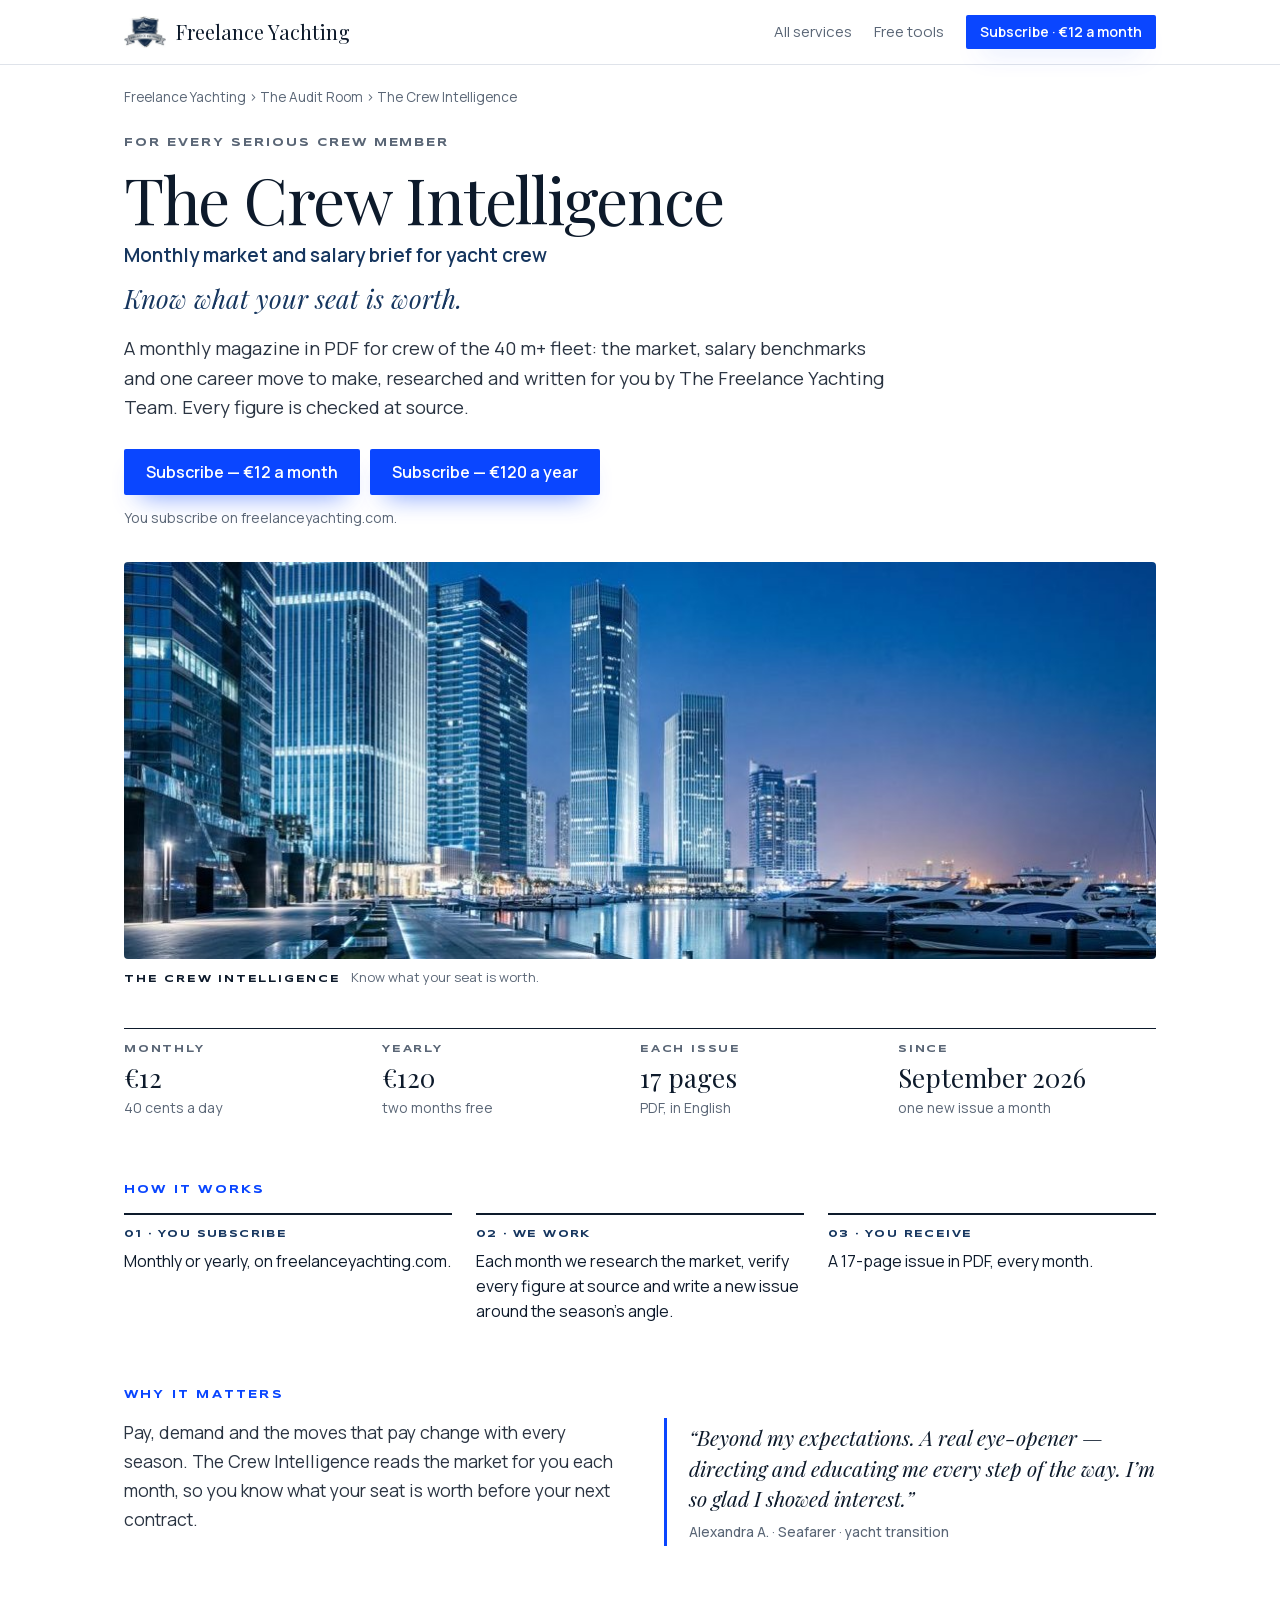
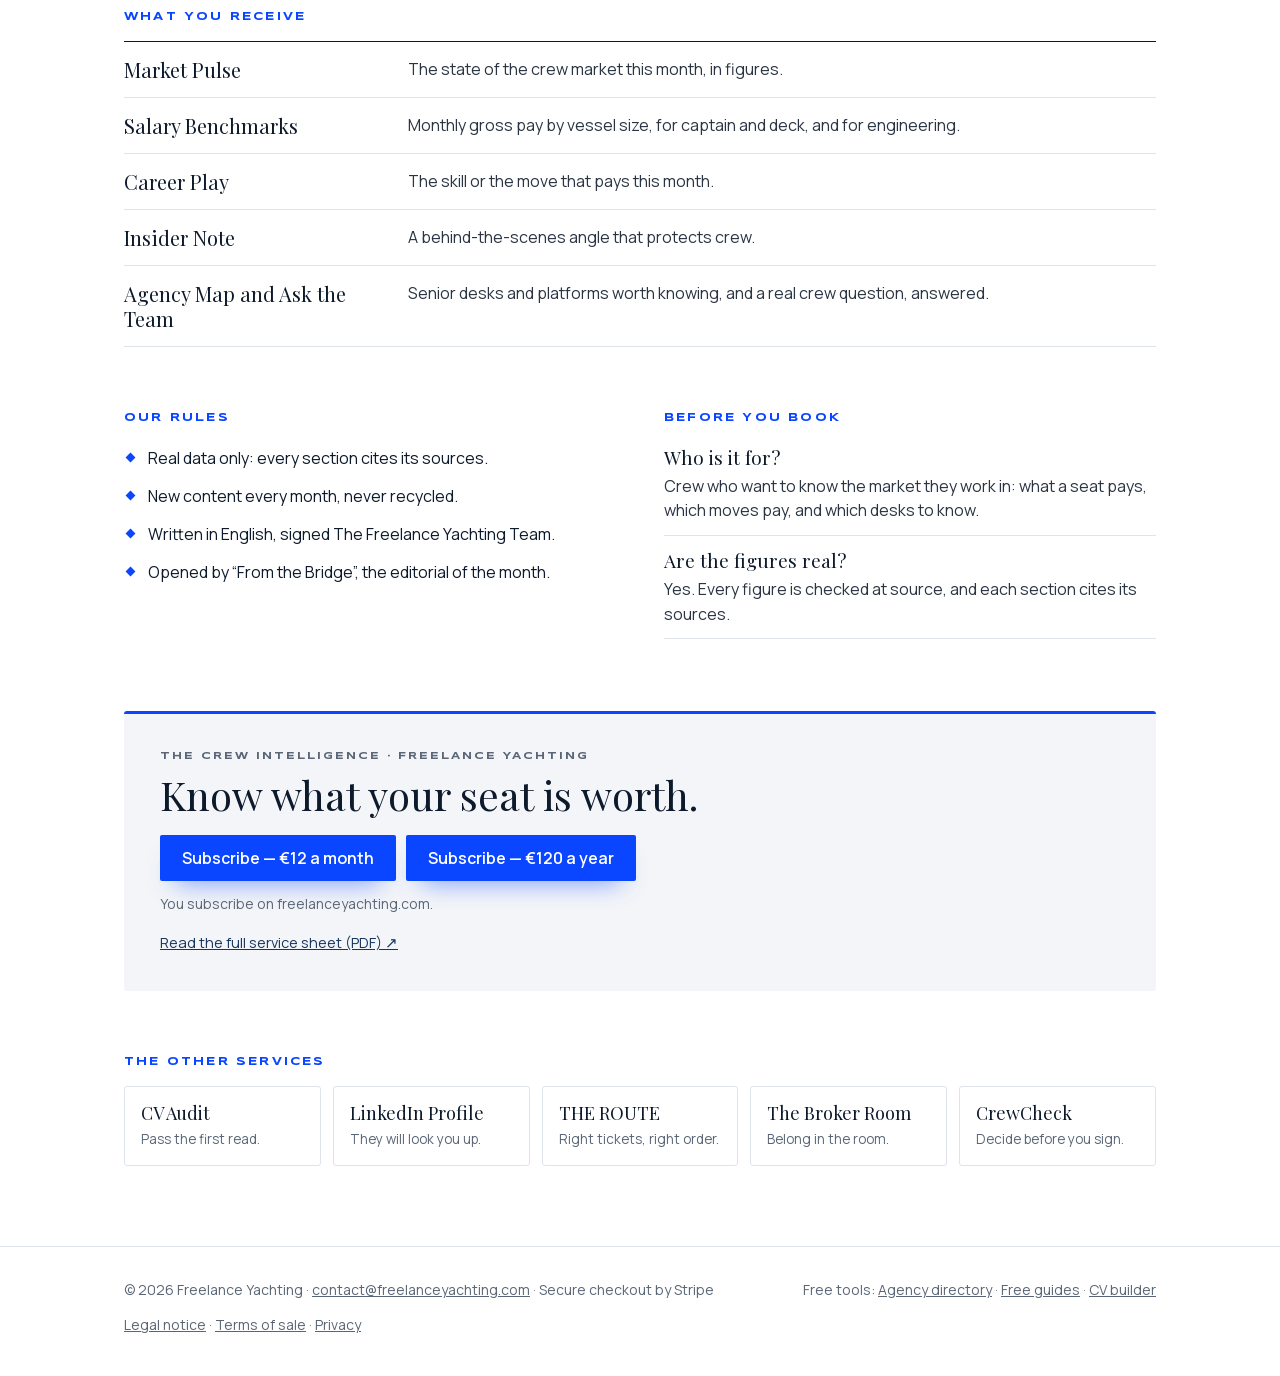
<file: the-crew-intelligence/index.html>
<!doctype html>
<html lang="en">
<head>
<meta charset="utf-8">
<meta name="viewport" content="width=device-width, initial-scale=1, viewport-fit=cover">
<title>The Crew Intelligence · monthly yacht crew salary and market brief | Freelance Yachting</title>
<link rel="stylesheet" href="../fonts/fonts.css">
<meta name="description" content="A monthly PDF magazine for crew of the 40 m+ fleet: the market, salary benchmarks by vessel size and one career move. €12 a month.">
<link rel="canonical" href="https://services.freelanceyachting.com/the-crew-intelligence/">
<meta name="theme-color" content="#ffffff">
<link rel="icon" type="image/png" href="../favicon.png">
<link rel="apple-touch-icon" href="../apple-touch-icon.png">
<meta property="og:type" content="website">
<meta property="og:site_name" content="Freelance Yachting">
<meta property="og:title" content="The Crew Intelligence · Know what your seat is worth.">
<meta property="og:description" content="A monthly magazine in PDF for crew of the 40 m+ fleet: the market, salary benchmarks and one career move to make, researched and written for you by The Freelance Yachting Team. Every figure is checked at source.">
<meta property="og:url" content="https://services.freelanceyachting.com/the-crew-intelligence/">
<meta property="og:image" content="https://services.freelanceyachting.com/blog/the-crew-intelligence.jpg">
<meta name="twitter:card" content="summary_large_image">
<script type="application/ld+json">[{"@context": "https://schema.org", "@type": "Service", "name": "The Crew Intelligence", "serviceType": "Monthly market and salary brief for yacht crew", "description": "A monthly PDF magazine for crew of the 40 m+ fleet: the market, salary benchmarks by vessel size and one career move. €12 a month.", "url": "https://services.freelanceyachting.com/the-crew-intelligence/", "provider": {"@type": "Organization", "name": "Freelance Yachting", "url": "https://services.freelanceyachting.com/", "email": "contact@freelanceyachting.com"}, "areaServed": "Worldwide", "offers": [{"@type": "Offer", "price": "12", "priceCurrency": "EUR", "url": "https://www.freelanceyachting.com/the-crew-intelligence"}, {"@type": "Offer", "price": "120", "priceCurrency": "EUR", "url": "https://www.freelanceyachting.com/the-crew-intelligence"}]}, {"@context": "https://schema.org", "@type": "BreadcrumbList", "itemListElement": [{"@type": "ListItem", "position": 1, "name": "Freelance Yachting", "item": "https://services.freelanceyachting.com/"}, {"@type": "ListItem", "position": 2, "name": "The Crew Intelligence", "item": "https://services.freelanceyachting.com/the-crew-intelligence/"}]}]</script>
<style>
:root{--ink:#0d1a2b;--body:#2a3442;--slate:#5a6676;--hair:#dfe3ea;--navy:#16365f;--signal:#0a46ff;--porc:#f3f5f8;
  --serif:"Playfair Display",Georgia,serif;--sans:"Manrope","Helvetica Neue",Arial,sans-serif;--wide:"Syncopate",Arial,sans-serif}
*{box-sizing:border-box}
html{-webkit-text-size-adjust:100%}
body{margin:0;background:#fff;color:var(--ink);font:400 17px/1.6 var(--sans);-webkit-font-smoothing:antialiased}
a{color:inherit}
.wrap{max-width:1080px;margin:0 auto;padding:0 24px}
.top{border-bottom:1px solid var(--hair);background:#fff}
.top .wrap{display:flex;align-items:center;justify-content:space-between;gap:16px;min-height:64px}
.brand{display:flex;align-items:center;gap:10px;font:400 20px/1 var(--serif);text-decoration:none}
.brand img{height:32px;width:auto}
.top nav{display:flex;align-items:center;gap:22px;font-size:15px}
.top nav a{text-decoration:none;color:var(--slate)}
.top nav a:hover{color:var(--ink)}
.sig{display:inline-flex;align-items:center;gap:10px;padding:15px 22px;background:var(--signal);color:#fff!important;text-decoration:none;
  font:600 16px/1 var(--sans);border-radius:2px;box-shadow:0 14px 26px -16px rgba(10,70,255,.8)}
.sig:hover{background:#0434c4}
.sig--sm{padding:10px 14px;font-size:14px;white-space:nowrap}
.crumb{margin:22px 0 0;font-size:13.5px;color:var(--slate)}
.crumb a{text-decoration:none}
.crumb a:hover{text-decoration:underline}
.lab{display:flex;flex-wrap:wrap;align-items:center;gap:6px 10px;margin:0;font:700 11px/1.6 var(--wide);letter-spacing:.18em;text-transform:uppercase;color:var(--slate)}
.lab b{padding:2px 8px;background:var(--signal);color:#fff;font-weight:700}
h1{margin:14px 0 0;font:400 clamp(40px,6.4vw,64px)/1.02 var(--serif);letter-spacing:-.02em}
h1 span{display:block;margin-top:12px;font:600 clamp(16px,2.2vw,19px)/1.3 var(--sans);letter-spacing:0;color:var(--navy)}
.line{margin:14px 0 0;font:italic 400 clamp(21px,3vw,26px)/1.3 var(--serif);color:var(--navy)}
.intro{margin:18px 0 0;max-width:760px;font-size:18.5px;line-height:1.6;color:var(--body)}
.hero{padding:26px 0 34px}
.hero .buy{margin-top:26px}
.btns{display:flex;flex-wrap:wrap;gap:10px}
.after{margin:12px 0 0;max-width:640px;font-size:14px;line-height:1.55;color:var(--slate)}
.after b{color:var(--ink);font-weight:600}
.ph{margin:0}
.ph img{display:block;width:100%;height:auto;aspect-ratio:2.6/1;object-fit:cover;border-radius:4px;background:var(--porc)}
.ph figcaption{margin-top:8px;font-size:13px;color:var(--slate)}
.ph figcaption b{margin-right:10px;font:700 10px/1 var(--wide);letter-spacing:.18em;text-transform:uppercase;color:var(--ink)}
.facts{display:grid;grid-template-columns:repeat(4,minmax(0,1fr));margin:40px 0 0;border-top:1.5px solid var(--ink)}
.facts div{padding:14px 16px 0 0}
.facts p{margin:0}
.k{font:700 10px/1.3 var(--wide);letter-spacing:.18em;text-transform:uppercase;color:var(--slate)}
.v{margin-top:8px!important;font:400 26px/1.1 var(--serif)}
.s{margin-top:4px!important;font-size:14px;color:var(--slate)}
h2{margin:64px 0 0;font:700 11px/1.3 var(--wide);letter-spacing:.2em;text-transform:uppercase;color:var(--signal)}
.steps{display:grid;grid-template-columns:repeat(3,minmax(0,1fr));gap:24px;margin:16px 0 0;padding:0;list-style:none}
.steps li{border-top:2px solid var(--ink);padding-top:12px}
.steps b{display:block;font:700 10px/1.4 var(--wide);letter-spacing:.14em;text-transform:uppercase;color:var(--navy)}
.steps span{display:block;margin-top:8px;font-size:16px;line-height:1.55}
.why{display:grid;grid-template-columns:minmax(0,1fr) minmax(0,1fr);gap:48px;align-items:start;margin-top:16px}
.why--solo{grid-template-columns:minmax(0,760px)}
.why p{margin:0;font-size:17.5px;line-height:1.65;color:var(--body)}
.cq{margin:0;padding:4px 0 4px 22px;border-left:3px solid var(--signal);font:italic 400 21px/1.45 var(--serif)}
.cq small{display:block;margin-top:10px;font:500 13.5px/1.4 var(--sans);font-style:normal;color:var(--slate)}
.got{margin:16px 0 0;padding:0;list-style:none;border-top:1.5px solid var(--ink)}
.got li{display:grid;grid-template-columns:260px minmax(0,1fr);gap:24px;padding:15px 0;border-bottom:1px solid var(--hair)}
.got b{font:400 20px/1.25 var(--serif)}
.got span{font-size:16px;line-height:1.55;color:var(--body)}
.two{display:grid;grid-template-columns:minmax(0,1fr) minmax(0,1fr);gap:48px}
.rules{margin:14px 0 0;padding:0;list-style:none}
.rules li{position:relative;padding:7px 0 7px 24px;font-size:16px;line-height:1.5}
.rules li::before{content:"";position:absolute;left:3px;top:15px;width:7px;height:7px;background:var(--signal);transform:rotate(45deg)}
.qa{margin:8px 0 0}
.qa div{padding:12px 0;border-bottom:1px solid var(--hair)}
.qa h3{margin:0 0 4px;font:400 19px/1.3 var(--serif)}
.qa p{margin:0;font-size:16px;line-height:1.55;color:var(--body)}
.rules a,.qa a{color:var(--signal)}
.book{margin:72px 0 0;padding:36px;background:var(--porc);border-top:3px solid var(--signal);border-radius:3px}
.book .t{margin:0;font:700 10px/1.3 var(--wide);letter-spacing:.2em;text-transform:uppercase;color:var(--slate)}
.book .n{margin:10px 0 18px;font:400 clamp(30px,4.4vw,40px)/1.1 var(--serif)}
.book .pdf{display:inline-block;margin-top:16px;font-size:14.5px;color:var(--navy)}
.more{display:grid;grid-template-columns:repeat(5,minmax(0,1fr));gap:12px;margin:16px 0 0}
.more a{display:block;padding:16px;border:1px solid var(--hair);border-radius:3px;text-decoration:none;transition:border-color .2s}
.more a:hover{border-color:var(--signal)}
.more b{display:block;font:400 18px/1.2 var(--serif)}
.more span{display:block;margin-top:6px;font-size:13.5px;line-height:1.4;color:var(--slate)}
.foot{margin-top:80px;border-top:1px solid var(--hair);padding:32px 0 40px;font-size:14px;color:var(--slate)}
.foot .wrap{display:flex;flex-wrap:wrap;justify-content:space-between;gap:12px 24px}
.foot a{color:var(--slate)}
@media (max-width:820px){
  .why,.two{grid-template-columns:1fr;gap:28px}
  .more{grid-template-columns:repeat(2,minmax(0,1fr))}
  .top nav .hide{display:none}
}
@media (max-width:420px){.brand{font-size:17px;gap:8px}.brand img{height:26px}}
@media (max-width:620px){
  body{font-size:16px}
  .facts{grid-template-columns:repeat(2,minmax(0,1fr))}
  .steps{grid-template-columns:1fr}
  .got li{grid-template-columns:1fr;gap:4px}
  .book{padding:26px 20px}
  .more{grid-template-columns:1fr}
}
</style>
</head>
<body>
<header class="top"><div class="wrap">
  <a class="brand" href="../"><img src="../img/p-2354e2a4a5.jpg" alt="" width="42" height="32">Freelance Yachting</a>
  <nav aria-label="Main"><a class="hide" href="../#services">All services</a><a class="hide" href="../#chart-room">Free tools</a><a class="sig sig--sm" href="#book">Subscribe · €12 a month</a></nav>
</div></header>
<main class="wrap">
  <p class="crumb"><a href="../">Freelance Yachting</a> › <a href="../#services">The Audit Room</a> › The Crew Intelligence</p>
  <section class="hero">
    <p class="lab"><span>For every serious crew member</span></p>
    <h1>The Crew Intelligence<span>Monthly market and salary brief for yacht crew</span></h1>
    <p class="line">Know what your seat is worth.</p>
    <p class="intro">A monthly magazine in PDF for crew of the 40&nbsp;m+ fleet: the market, salary benchmarks and one career move to make, researched and written for you by The Freelance Yachting Team. Every figure is checked at source.</p>
    <div class="buy"><div class="btns"><a class="sig" href="https://www.freelanceyachting.com/the-crew-intelligence" target="_blank" rel="noopener">Subscribe — €12 a month</a><a class="sig" href="https://www.freelanceyachting.com/the-crew-intelligence" target="_blank" rel="noopener">Subscribe — €120 a year</a></div><p class="after">You subscribe on freelanceyachting.com.</p></div>
  </section>
  <figure class="ph"><img src="../blog/the-crew-intelligence.jpg" alt="The Crew Intelligence · Freelance Yachting"><figcaption><b>The Crew Intelligence</b>Know what your seat is worth.</figcaption></figure>
  <div class="facts"><div><p class="k">Monthly</p><p class="v">€12</p><p class="s">40 cents a day</p></div><div><p class="k">Yearly</p><p class="v">€120</p><p class="s">two months free</p></div><div><p class="k">Each issue</p><p class="v">17 pages</p><p class="s">PDF, in English</p></div><div><p class="k">Since</p><p class="v">September 2026</p><p class="s">one new issue a month</p></div></div>
  <h2>How it works</h2>
  <ol class="steps"><li><b>01 · You subscribe</b><span>Monthly or yearly, on freelanceyachting.com.</span></li><li><b>02 · We work</b><span>Each month we research the market, verify every figure at source and write a new issue around the season’s angle.</span></li><li><b>03 · You receive</b><span>A 17-page issue in PDF, every month.</span></li></ol>
  <h2>Why it matters</h2>
  <div class="why"><p>Pay, demand and the moves that pay change with every season. The Crew Intelligence reads the market for you each month, so you know what your seat is worth before your next contract.</p><blockquote class="cq">“Beyond my expectations. A real eye-opener — directing and educating me every step of the way. I’m so glad I showed interest.”<small>Alexandra A. · Seafarer · yacht transition</small></blockquote></div>
  <h2>What you receive</h2>
  <ul class="got"><li><b>Market Pulse</b><span>The state of the crew market this month, in figures.</span></li><li><b>Salary Benchmarks</b><span>Monthly gross pay by vessel size, for captain and deck, and for engineering.</span></li><li><b>Career Play</b><span>The skill or the move that pays this month.</span></li><li><b>Insider Note</b><span>A behind-the-scenes angle that protects crew.</span></li><li><b>Agency Map and Ask the Team</b><span>Senior desks and platforms worth knowing, and a real crew question, answered.</span></li></ul>
  <div class="two">
    <div><h2>Our rules</h2><ul class="rules"><li>Real data only: every section cites its sources.</li><li>New content every month, never recycled.</li><li>Written in English, signed The Freelance Yachting Team.</li><li>Opened by “From the Bridge”, the editorial of the month.</li></ul></div>
    <div><h2>Before you book</h2><div class="qa"><div><h3>Who is it for?</h3><p>Crew who want to know the market they work in: what a seat pays, which moves pay, and which desks to know.</p></div><div><h3>Are the figures real?</h3><p>Yes. Every figure is checked at source, and each section cites its sources.</p></div></div></div>
  </div>
  <section class="book" id="book">
    <p class="t">The Crew Intelligence · Freelance Yachting</p>
    <p class="n">Know what your seat is worth.</p>
    <div class="btns"><a class="sig" href="https://www.freelanceyachting.com/the-crew-intelligence" target="_blank" rel="noopener">Subscribe — €12 a month</a><a class="sig" href="https://www.freelanceyachting.com/the-crew-intelligence" target="_blank" rel="noopener">Subscribe — €120 a year</a></div>
    <p class="after">You subscribe on freelanceyachting.com.</p>
    <a class="pdf" href="../fiches/freelance-yachting-the-crew-intelligence.pdf" target="_blank" rel="noopener">Read the full service sheet (PDF) ↗</a>
  </section>
  <h2>The other services</h2>
  <nav class="more" aria-label="Other services"><a href="../cv-audit/"><b>CV Audit</b><span>Pass the first read.</span></a><a href="../linkedin-profile/"><b>LinkedIn Profile</b><span>They will look you up.</span></a><a href="../the-route/"><b>THE ROUTE</b><span>Right tickets, right order.</span></a><a href="../the-broker-room/"><b>The Broker Room</b><span>Belong in the room.</span></a><a href="../crewcheck/"><b>CrewCheck</b><span>Decide before you sign.</span></a></nav>
</main>
<footer class="foot"><div class="wrap">
  <span>© 2026 Freelance Yachting · <a href="mailto:contact@freelanceyachting.com">contact@freelanceyachting.com</a> · Secure checkout by Stripe</span>
  <span>Free tools: <a href="../yacht-crew-agencies/">Agency directory</a> · <a href="../free-guides/">Free guides</a> · <a href="../free-yacht-cv-builder/">CV builder</a></span>
  <span><a href="../legal-notice.html">Legal notice</a> · <a href="../terms-of-sale.html">Terms of sale</a> · <a href="../privacy.html">Privacy</a></span>
</div></footer>
</body>
</html>
</file>
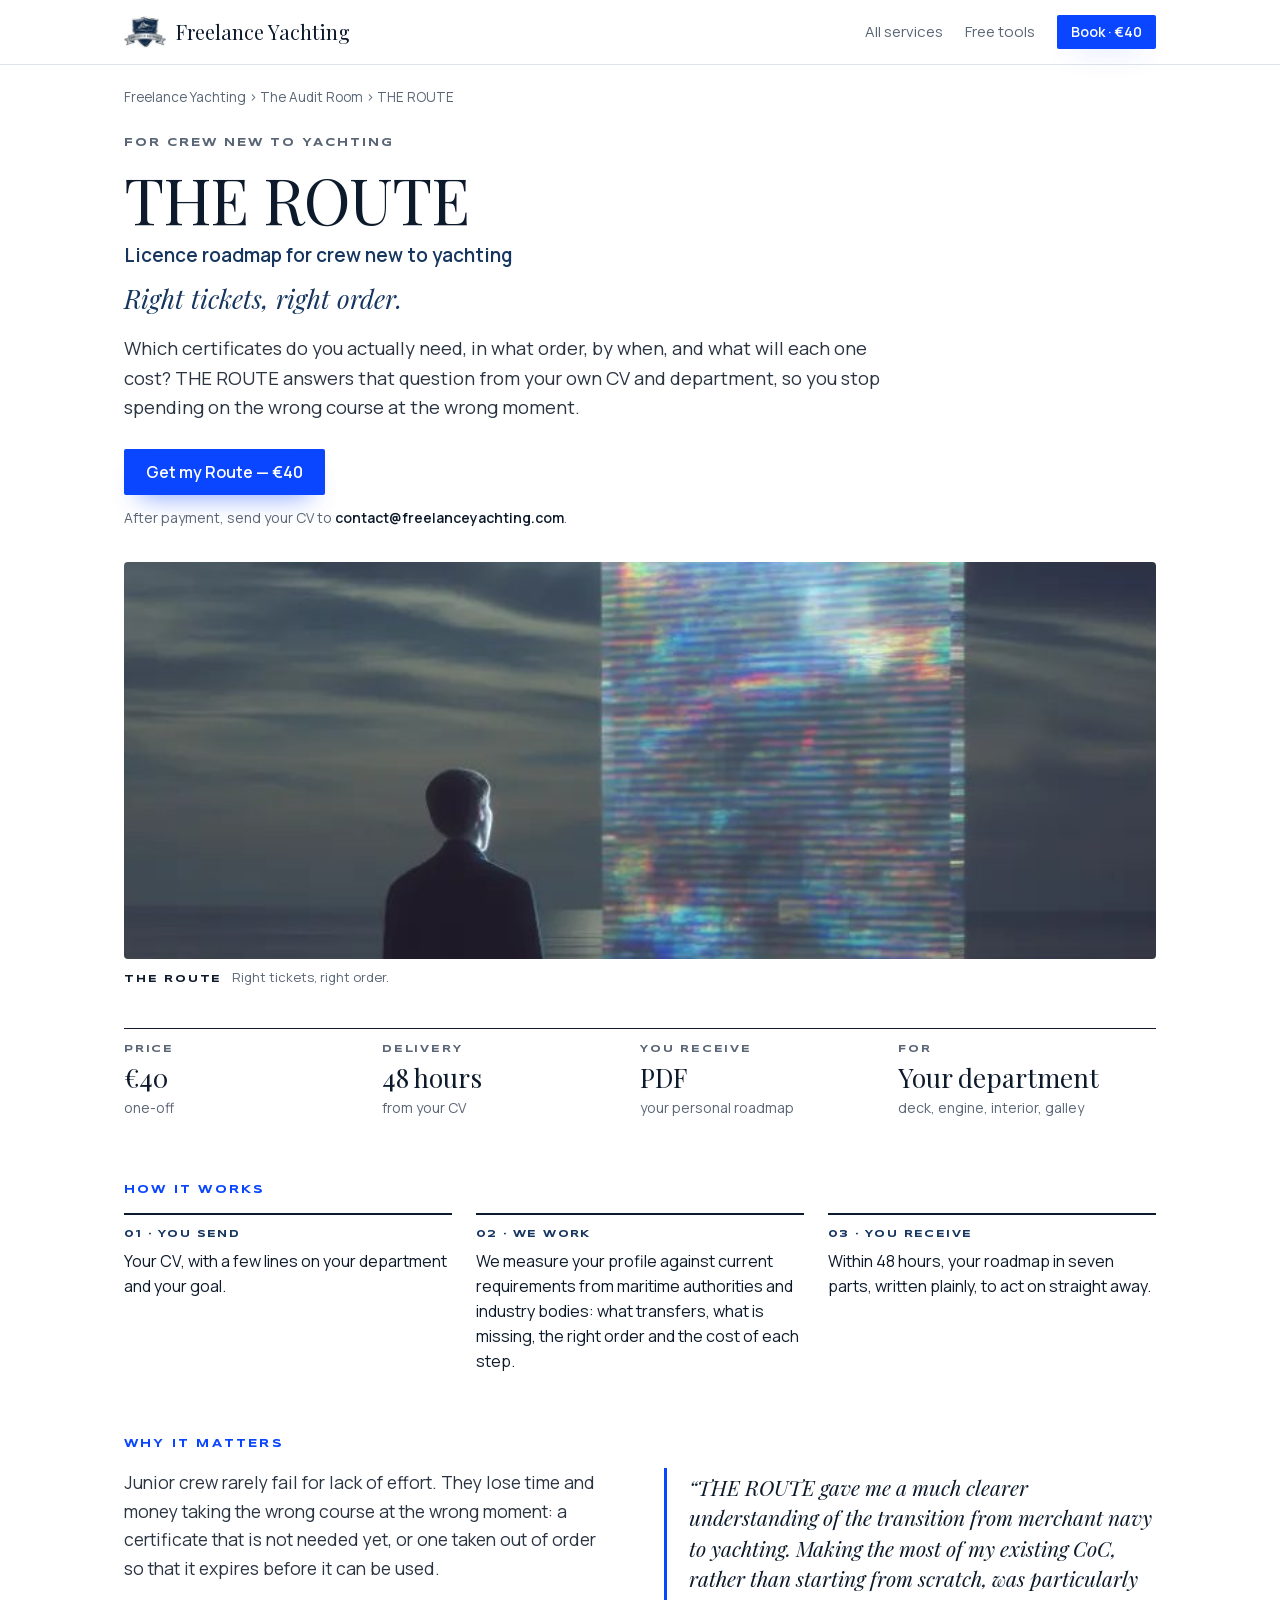
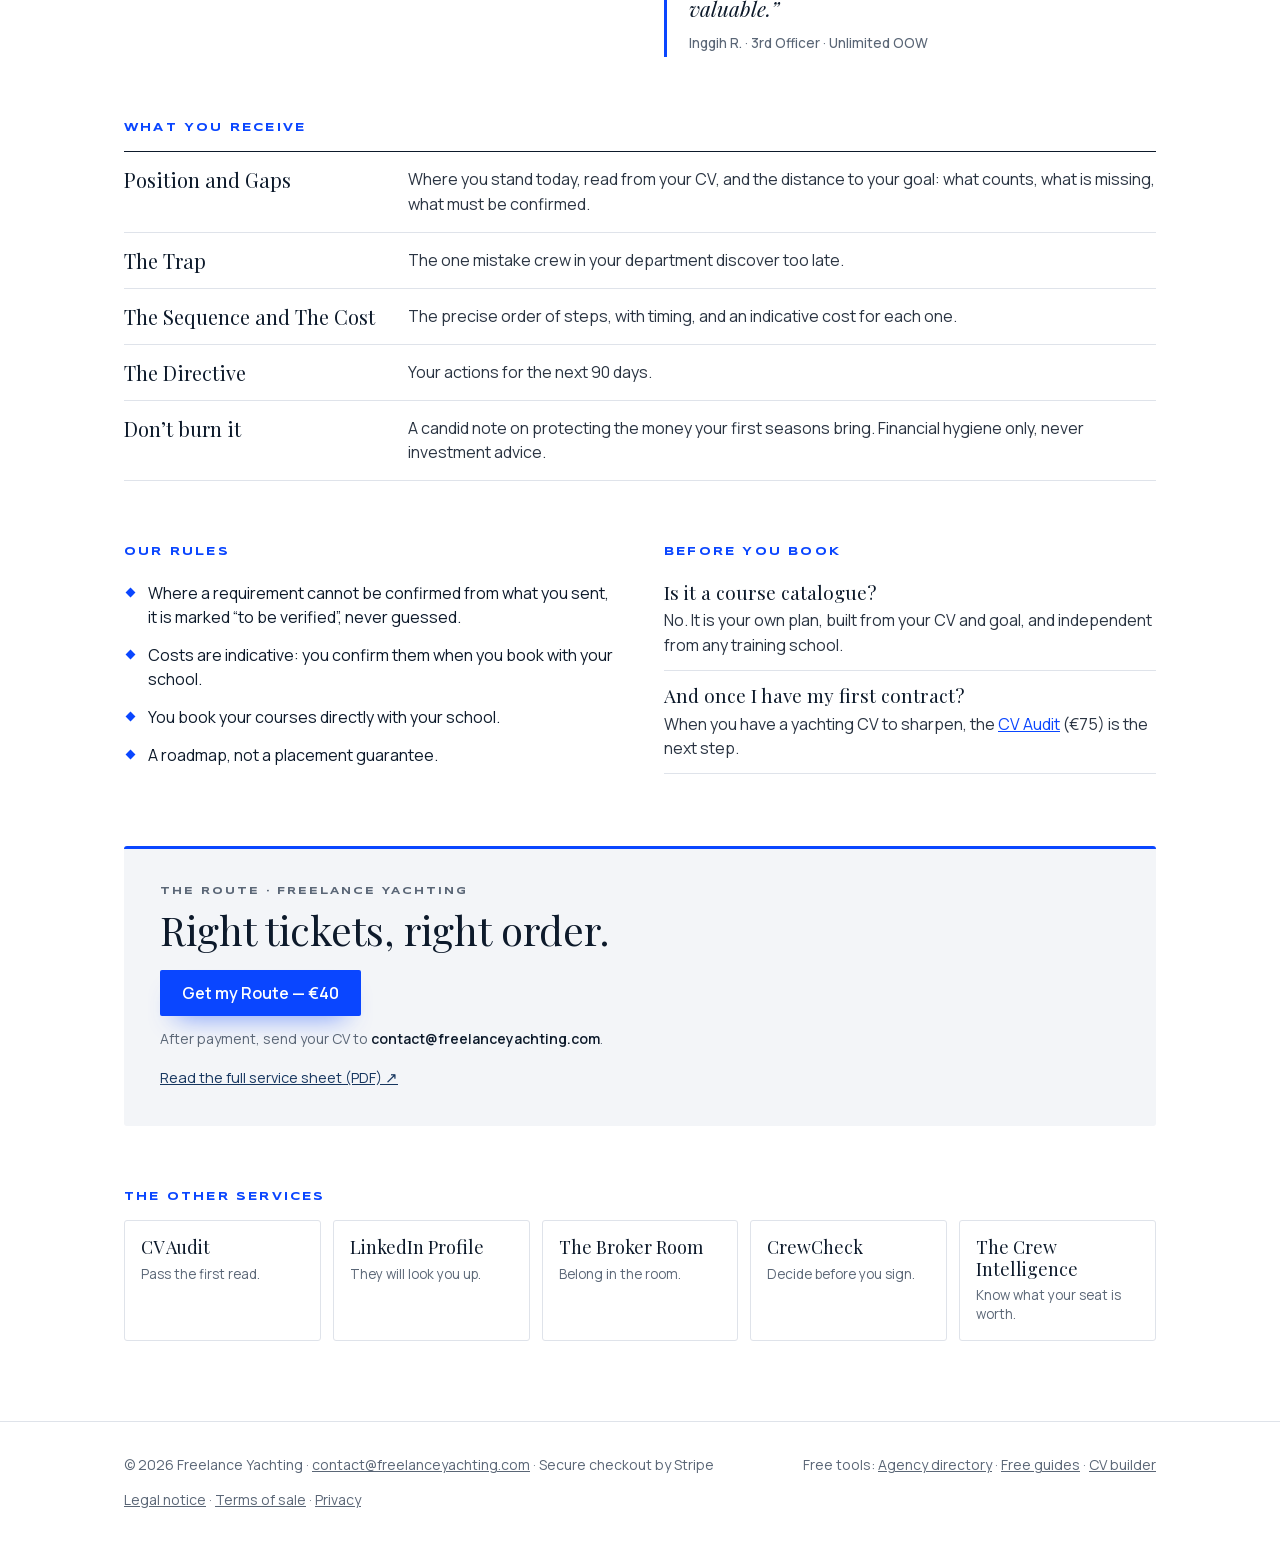
<file: the-route/index.html>
<!doctype html>
<html lang="en">
<head>
<meta charset="utf-8">
<meta name="viewport" content="width=device-width, initial-scale=1, viewport-fit=cover">
<title>THE ROUTE · licence roadmap for crew new to yachting | Freelance Yachting</title>
<link rel="stylesheet" href="../fonts/fonts.css">
<meta name="description" content="Which certificates you need, in what order, by when and at what cost: your personal roadmap into yachting, from your CV, in 48 hours. €40.">
<link rel="canonical" href="https://services.freelanceyachting.com/the-route/">
<meta name="theme-color" content="#ffffff">
<link rel="icon" type="image/png" href="../favicon.png">
<link rel="apple-touch-icon" href="../apple-touch-icon.png">
<meta property="og:type" content="website">
<meta property="og:site_name" content="Freelance Yachting">
<meta property="og:title" content="THE ROUTE · Right tickets, right order.">
<meta property="og:description" content="Which certificates do you actually need, in what order, by when, and what will each one cost? THE ROUTE answers that question from your own CV and department, so you stop spending on the wrong course at the wrong moment.">
<meta property="og:url" content="https://services.freelanceyachting.com/the-route/">
<meta property="og:image" content="https://services.freelanceyachting.com/blog/the-route.jpg">
<meta name="twitter:card" content="summary_large_image">
<script type="application/ld+json">[{"@context": "https://schema.org", "@type": "Service", "name": "THE ROUTE", "serviceType": "Licence roadmap for crew new to yachting", "description": "Which certificates you need, in what order, by when and at what cost: your personal roadmap into yachting, from your CV, in 48 hours. €40.", "url": "https://services.freelanceyachting.com/the-route/", "provider": {"@type": "Organization", "name": "Freelance Yachting", "url": "https://services.freelanceyachting.com/", "email": "contact@freelanceyachting.com"}, "areaServed": "Worldwide", "offers": [{"@type": "Offer", "price": "40", "priceCurrency": "EUR", "url": "https://buy.stripe.com/28EdRbfkSdm080Y93bc7u04"}]}, {"@context": "https://schema.org", "@type": "BreadcrumbList", "itemListElement": [{"@type": "ListItem", "position": 1, "name": "Freelance Yachting", "item": "https://services.freelanceyachting.com/"}, {"@type": "ListItem", "position": 2, "name": "THE ROUTE", "item": "https://services.freelanceyachting.com/the-route/"}]}]</script>
<style>
:root{--ink:#0d1a2b;--body:#2a3442;--slate:#5a6676;--hair:#dfe3ea;--navy:#16365f;--signal:#0a46ff;--porc:#f3f5f8;
  --serif:"Playfair Display",Georgia,serif;--sans:"Manrope","Helvetica Neue",Arial,sans-serif;--wide:"Syncopate",Arial,sans-serif}
*{box-sizing:border-box}
html{-webkit-text-size-adjust:100%}
body{margin:0;background:#fff;color:var(--ink);font:400 17px/1.6 var(--sans);-webkit-font-smoothing:antialiased}
a{color:inherit}
.wrap{max-width:1080px;margin:0 auto;padding:0 24px}
.top{border-bottom:1px solid var(--hair);background:#fff}
.top .wrap{display:flex;align-items:center;justify-content:space-between;gap:16px;min-height:64px}
.brand{display:flex;align-items:center;gap:10px;font:400 20px/1 var(--serif);text-decoration:none}
.brand img{height:32px;width:auto}
.top nav{display:flex;align-items:center;gap:22px;font-size:15px}
.top nav a{text-decoration:none;color:var(--slate)}
.top nav a:hover{color:var(--ink)}
.sig{display:inline-flex;align-items:center;gap:10px;padding:15px 22px;background:var(--signal);color:#fff!important;text-decoration:none;
  font:600 16px/1 var(--sans);border-radius:2px;box-shadow:0 14px 26px -16px rgba(10,70,255,.8)}
.sig:hover{background:#0434c4}
.sig--sm{padding:10px 14px;font-size:14px;white-space:nowrap}
.crumb{margin:22px 0 0;font-size:13.5px;color:var(--slate)}
.crumb a{text-decoration:none}
.crumb a:hover{text-decoration:underline}
.lab{display:flex;flex-wrap:wrap;align-items:center;gap:6px 10px;margin:0;font:700 11px/1.6 var(--wide);letter-spacing:.18em;text-transform:uppercase;color:var(--slate)}
.lab b{padding:2px 8px;background:var(--signal);color:#fff;font-weight:700}
h1{margin:14px 0 0;font:400 clamp(40px,6.4vw,64px)/1.02 var(--serif);letter-spacing:-.02em}
h1 span{display:block;margin-top:12px;font:600 clamp(16px,2.2vw,19px)/1.3 var(--sans);letter-spacing:0;color:var(--navy)}
.line{margin:14px 0 0;font:italic 400 clamp(21px,3vw,26px)/1.3 var(--serif);color:var(--navy)}
.intro{margin:18px 0 0;max-width:760px;font-size:18.5px;line-height:1.6;color:var(--body)}
.hero{padding:26px 0 34px}
.hero .buy{margin-top:26px}
.btns{display:flex;flex-wrap:wrap;gap:10px}
.after{margin:12px 0 0;max-width:640px;font-size:14px;line-height:1.55;color:var(--slate)}
.after b{color:var(--ink);font-weight:600}
.ph{margin:0}
.ph img{display:block;width:100%;height:auto;aspect-ratio:2.6/1;object-fit:cover;border-radius:4px;background:var(--porc)}
.ph figcaption{margin-top:8px;font-size:13px;color:var(--slate)}
.ph figcaption b{margin-right:10px;font:700 10px/1 var(--wide);letter-spacing:.18em;text-transform:uppercase;color:var(--ink)}
.facts{display:grid;grid-template-columns:repeat(4,minmax(0,1fr));margin:40px 0 0;border-top:1.5px solid var(--ink)}
.facts div{padding:14px 16px 0 0}
.facts p{margin:0}
.k{font:700 10px/1.3 var(--wide);letter-spacing:.18em;text-transform:uppercase;color:var(--slate)}
.v{margin-top:8px!important;font:400 26px/1.1 var(--serif)}
.s{margin-top:4px!important;font-size:14px;color:var(--slate)}
h2{margin:64px 0 0;font:700 11px/1.3 var(--wide);letter-spacing:.2em;text-transform:uppercase;color:var(--signal)}
.steps{display:grid;grid-template-columns:repeat(3,minmax(0,1fr));gap:24px;margin:16px 0 0;padding:0;list-style:none}
.steps li{border-top:2px solid var(--ink);padding-top:12px}
.steps b{display:block;font:700 10px/1.4 var(--wide);letter-spacing:.14em;text-transform:uppercase;color:var(--navy)}
.steps span{display:block;margin-top:8px;font-size:16px;line-height:1.55}
.why{display:grid;grid-template-columns:minmax(0,1fr) minmax(0,1fr);gap:48px;align-items:start;margin-top:16px}
.why--solo{grid-template-columns:minmax(0,760px)}
.why p{margin:0;font-size:17.5px;line-height:1.65;color:var(--body)}
.cq{margin:0;padding:4px 0 4px 22px;border-left:3px solid var(--signal);font:italic 400 21px/1.45 var(--serif)}
.cq small{display:block;margin-top:10px;font:500 13.5px/1.4 var(--sans);font-style:normal;color:var(--slate)}
.got{margin:16px 0 0;padding:0;list-style:none;border-top:1.5px solid var(--ink)}
.got li{display:grid;grid-template-columns:260px minmax(0,1fr);gap:24px;padding:15px 0;border-bottom:1px solid var(--hair)}
.got b{font:400 20px/1.25 var(--serif)}
.got span{font-size:16px;line-height:1.55;color:var(--body)}
.two{display:grid;grid-template-columns:minmax(0,1fr) minmax(0,1fr);gap:48px}
.rules{margin:14px 0 0;padding:0;list-style:none}
.rules li{position:relative;padding:7px 0 7px 24px;font-size:16px;line-height:1.5}
.rules li::before{content:"";position:absolute;left:3px;top:15px;width:7px;height:7px;background:var(--signal);transform:rotate(45deg)}
.qa{margin:8px 0 0}
.qa div{padding:12px 0;border-bottom:1px solid var(--hair)}
.qa h3{margin:0 0 4px;font:400 19px/1.3 var(--serif)}
.qa p{margin:0;font-size:16px;line-height:1.55;color:var(--body)}
.rules a,.qa a{color:var(--signal)}
.book{margin:72px 0 0;padding:36px;background:var(--porc);border-top:3px solid var(--signal);border-radius:3px}
.book .t{margin:0;font:700 10px/1.3 var(--wide);letter-spacing:.2em;text-transform:uppercase;color:var(--slate)}
.book .n{margin:10px 0 18px;font:400 clamp(30px,4.4vw,40px)/1.1 var(--serif)}
.book .pdf{display:inline-block;margin-top:16px;font-size:14.5px;color:var(--navy)}
.more{display:grid;grid-template-columns:repeat(5,minmax(0,1fr));gap:12px;margin:16px 0 0}
.more a{display:block;padding:16px;border:1px solid var(--hair);border-radius:3px;text-decoration:none;transition:border-color .2s}
.more a:hover{border-color:var(--signal)}
.more b{display:block;font:400 18px/1.2 var(--serif)}
.more span{display:block;margin-top:6px;font-size:13.5px;line-height:1.4;color:var(--slate)}
.foot{margin-top:80px;border-top:1px solid var(--hair);padding:32px 0 40px;font-size:14px;color:var(--slate)}
.foot .wrap{display:flex;flex-wrap:wrap;justify-content:space-between;gap:12px 24px}
.foot a{color:var(--slate)}
@media (max-width:820px){
  .why,.two{grid-template-columns:1fr;gap:28px}
  .more{grid-template-columns:repeat(2,minmax(0,1fr))}
  .top nav .hide{display:none}
}
@media (max-width:420px){.brand{font-size:17px;gap:8px}.brand img{height:26px}}
@media (max-width:620px){
  body{font-size:16px}
  .facts{grid-template-columns:repeat(2,minmax(0,1fr))}
  .steps{grid-template-columns:1fr}
  .got li{grid-template-columns:1fr;gap:4px}
  .book{padding:26px 20px}
  .more{grid-template-columns:1fr}
}
</style>
</head>
<body>
<header class="top"><div class="wrap">
  <a class="brand" href="../"><img src="../img/p-2354e2a4a5.jpg" alt="" width="42" height="32">Freelance Yachting</a>
  <nav aria-label="Main"><a class="hide" href="../#services">All services</a><a class="hide" href="../#chart-room">Free tools</a><a class="sig sig--sm" href="#book">Book · €40</a></nav>
</div></header>
<main class="wrap">
  <p class="crumb"><a href="../">Freelance Yachting</a> › <a href="../#services">The Audit Room</a> › THE ROUTE</p>
  <section class="hero">
    <p class="lab"><span>For crew new to yachting</span></p>
    <h1>THE ROUTE<span>Licence roadmap for crew new to yachting</span></h1>
    <p class="line">Right tickets, right order.</p>
    <p class="intro">Which certificates do you actually need, in what order, by when, and what will each one cost? THE ROUTE answers that question from your own CV and department, so you stop spending on the wrong course at the wrong moment.</p>
    <div class="buy"><div class="btns"><a class="sig" href="https://buy.stripe.com/28EdRbfkSdm080Y93bc7u04" target="_blank" rel="noopener">Get my Route — €40</a></div><p class="after">After payment, send your CV to <b>contact@freelanceyachting.com</b>.</p></div>
  </section>
  <figure class="ph"><img src="../blog/the-route.jpg" alt="THE ROUTE · Freelance Yachting"><figcaption><b>THE ROUTE</b>Right tickets, right order.</figcaption></figure>
  <div class="facts"><div><p class="k">Price</p><p class="v">€40</p><p class="s">one-off</p></div><div><p class="k">Delivery</p><p class="v">48 hours</p><p class="s">from your CV</p></div><div><p class="k">You receive</p><p class="v">PDF</p><p class="s">your personal roadmap</p></div><div><p class="k">For</p><p class="v">Your department</p><p class="s">deck, engine, interior, galley</p></div></div>
  <h2>How it works</h2>
  <ol class="steps"><li><b>01 · You send</b><span>Your CV, with a few lines on your department and your goal.</span></li><li><b>02 · We work</b><span>We measure your profile against current requirements from maritime authorities and industry bodies: what transfers, what is missing, the right order and the cost of each step.</span></li><li><b>03 · You receive</b><span>Within 48 hours, your roadmap in seven parts, written plainly, to act on straight away.</span></li></ol>
  <h2>Why it matters</h2>
  <div class="why"><p>Junior crew rarely fail for lack of effort. They lose time and money taking the wrong course at the wrong moment: a certificate that is not needed yet, or one taken out of order so that it expires before it can be used.</p><blockquote class="cq">“THE ROUTE gave me a much clearer understanding of the transition from merchant navy to yachting. Making the most of my existing CoC, rather than starting from scratch, was particularly valuable.”<small>Inggih R. · 3rd Officer · Unlimited OOW</small></blockquote></div>
  <h2>What you receive</h2>
  <ul class="got"><li><b>Position and Gaps</b><span>Where you stand today, read from your CV, and the distance to your goal: what counts, what is missing, what must be confirmed.</span></li><li><b>The Trap</b><span>The one mistake crew in your department discover too late.</span></li><li><b>The Sequence and The Cost</b><span>The precise order of steps, with timing, and an indicative cost for each one.</span></li><li><b>The Directive</b><span>Your actions for the next 90 days.</span></li><li><b>Don’t burn it</b><span>A candid note on protecting the money your first seasons bring. Financial hygiene only, never investment advice.</span></li></ul>
  <div class="two">
    <div><h2>Our rules</h2><ul class="rules"><li>Where a requirement cannot be confirmed from what you sent, it is marked “to be verified”, never guessed.</li><li>Costs are indicative: you confirm them when you book with your school.</li><li>You book your courses directly with your school.</li><li>A roadmap, not a placement guarantee.</li></ul></div>
    <div><h2>Before you book</h2><div class="qa"><div><h3>Is it a course catalogue?</h3><p>No. It is your own plan, built from your CV and goal, and independent from any training school.</p></div><div><h3>And once I have my first contract?</h3><p>When you have a yachting CV to sharpen, the <a href="../cv-audit/">CV Audit</a> (€75) is the next step.</p></div></div></div>
  </div>
  <section class="book" id="book">
    <p class="t">THE ROUTE · Freelance Yachting</p>
    <p class="n">Right tickets, right order.</p>
    <div class="btns"><a class="sig" href="https://buy.stripe.com/28EdRbfkSdm080Y93bc7u04" target="_blank" rel="noopener">Get my Route — €40</a></div>
    <p class="after">After payment, send your CV to <b>contact@freelanceyachting.com</b>.</p>
    <a class="pdf" href="../fiches/freelance-yachting-the-route.pdf" target="_blank" rel="noopener">Read the full service sheet (PDF) ↗</a>
  </section>
  <h2>The other services</h2>
  <nav class="more" aria-label="Other services"><a href="../cv-audit/"><b>CV Audit</b><span>Pass the first read.</span></a><a href="../linkedin-profile/"><b>LinkedIn Profile</b><span>They will look you up.</span></a><a href="../the-broker-room/"><b>The Broker Room</b><span>Belong in the room.</span></a><a href="../crewcheck/"><b>CrewCheck</b><span>Decide before you sign.</span></a><a href="../the-crew-intelligence/"><b>The Crew Intelligence</b><span>Know what your seat is worth.</span></a></nav>
</main>
<footer class="foot"><div class="wrap">
  <span>© 2026 Freelance Yachting · <a href="mailto:contact@freelanceyachting.com">contact@freelanceyachting.com</a> · Secure checkout by Stripe</span>
  <span>Free tools: <a href="../yacht-crew-agencies/">Agency directory</a> · <a href="../free-guides/">Free guides</a> · <a href="../free-yacht-cv-builder/">CV builder</a></span>
  <span><a href="../legal-notice.html">Legal notice</a> · <a href="../terms-of-sale.html">Terms of sale</a> · <a href="../privacy.html">Privacy</a></span>
</div></footer>
</body>
</html>
</file>
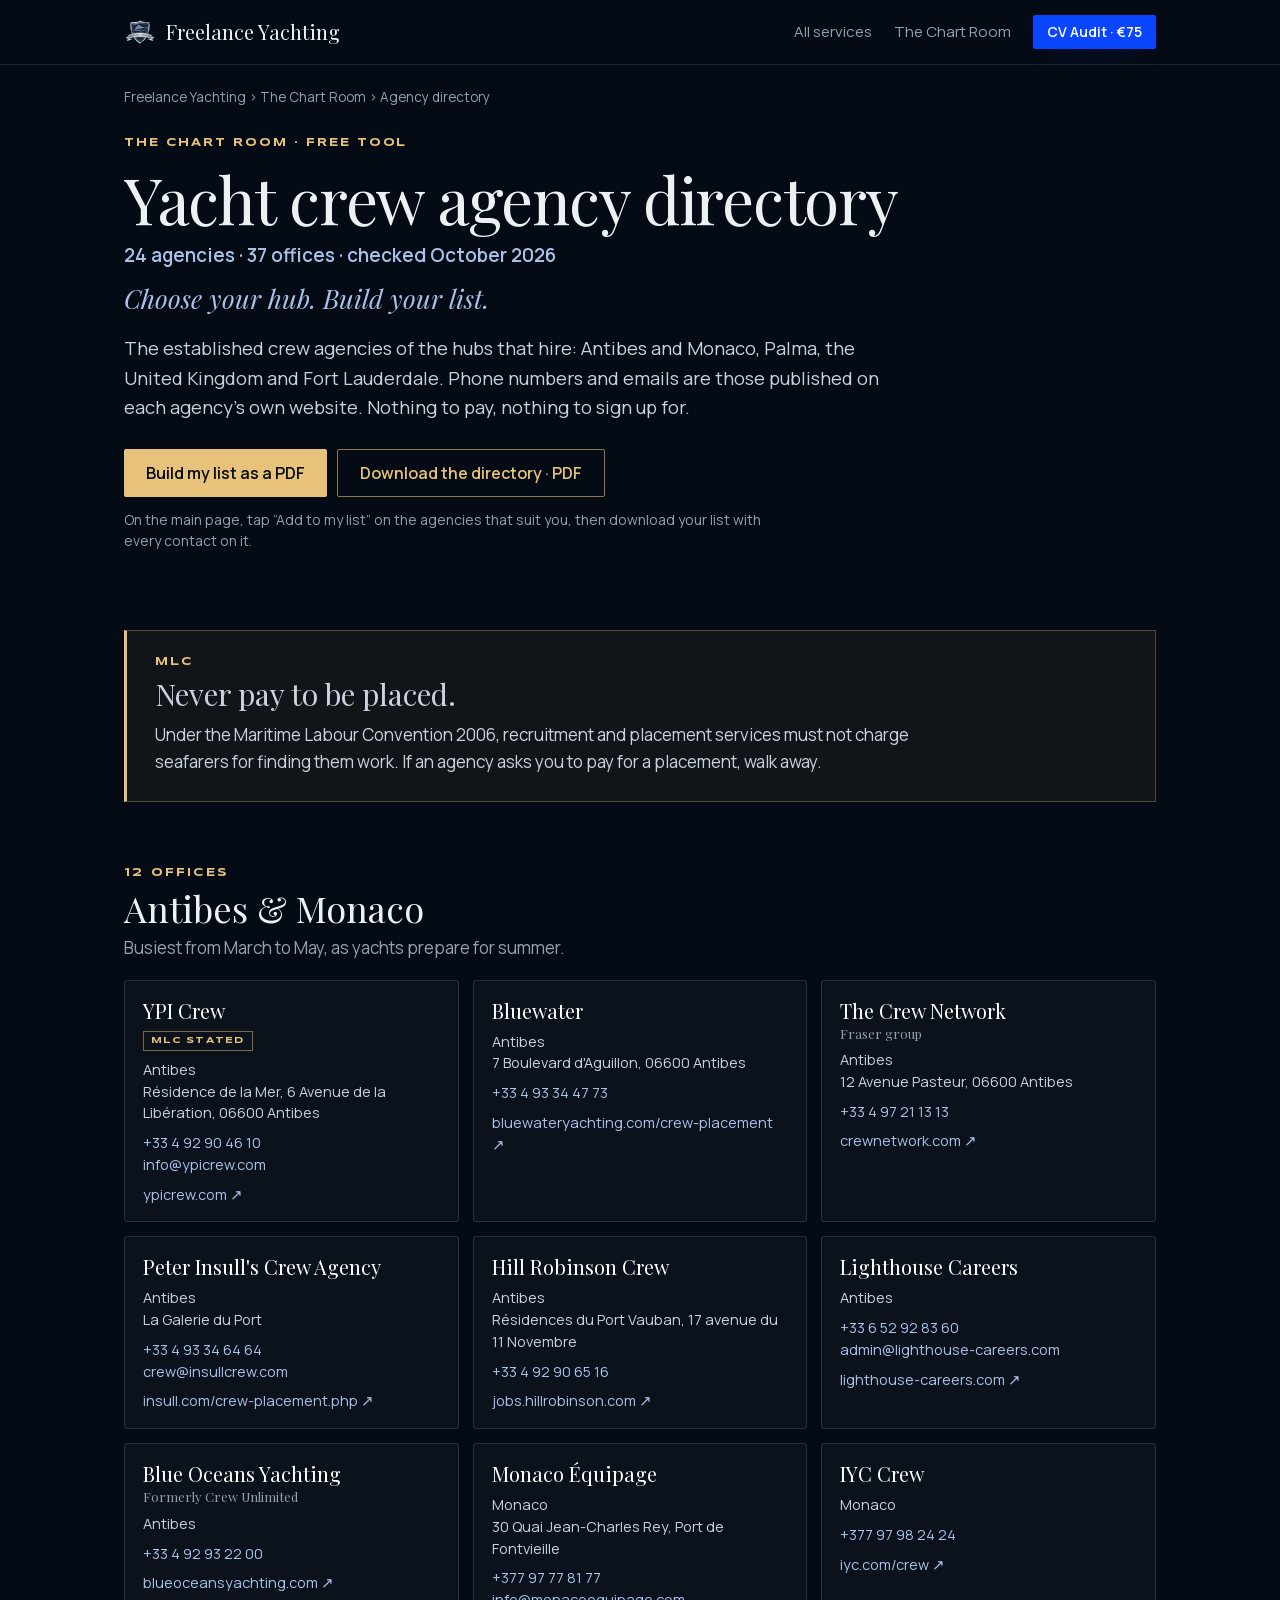
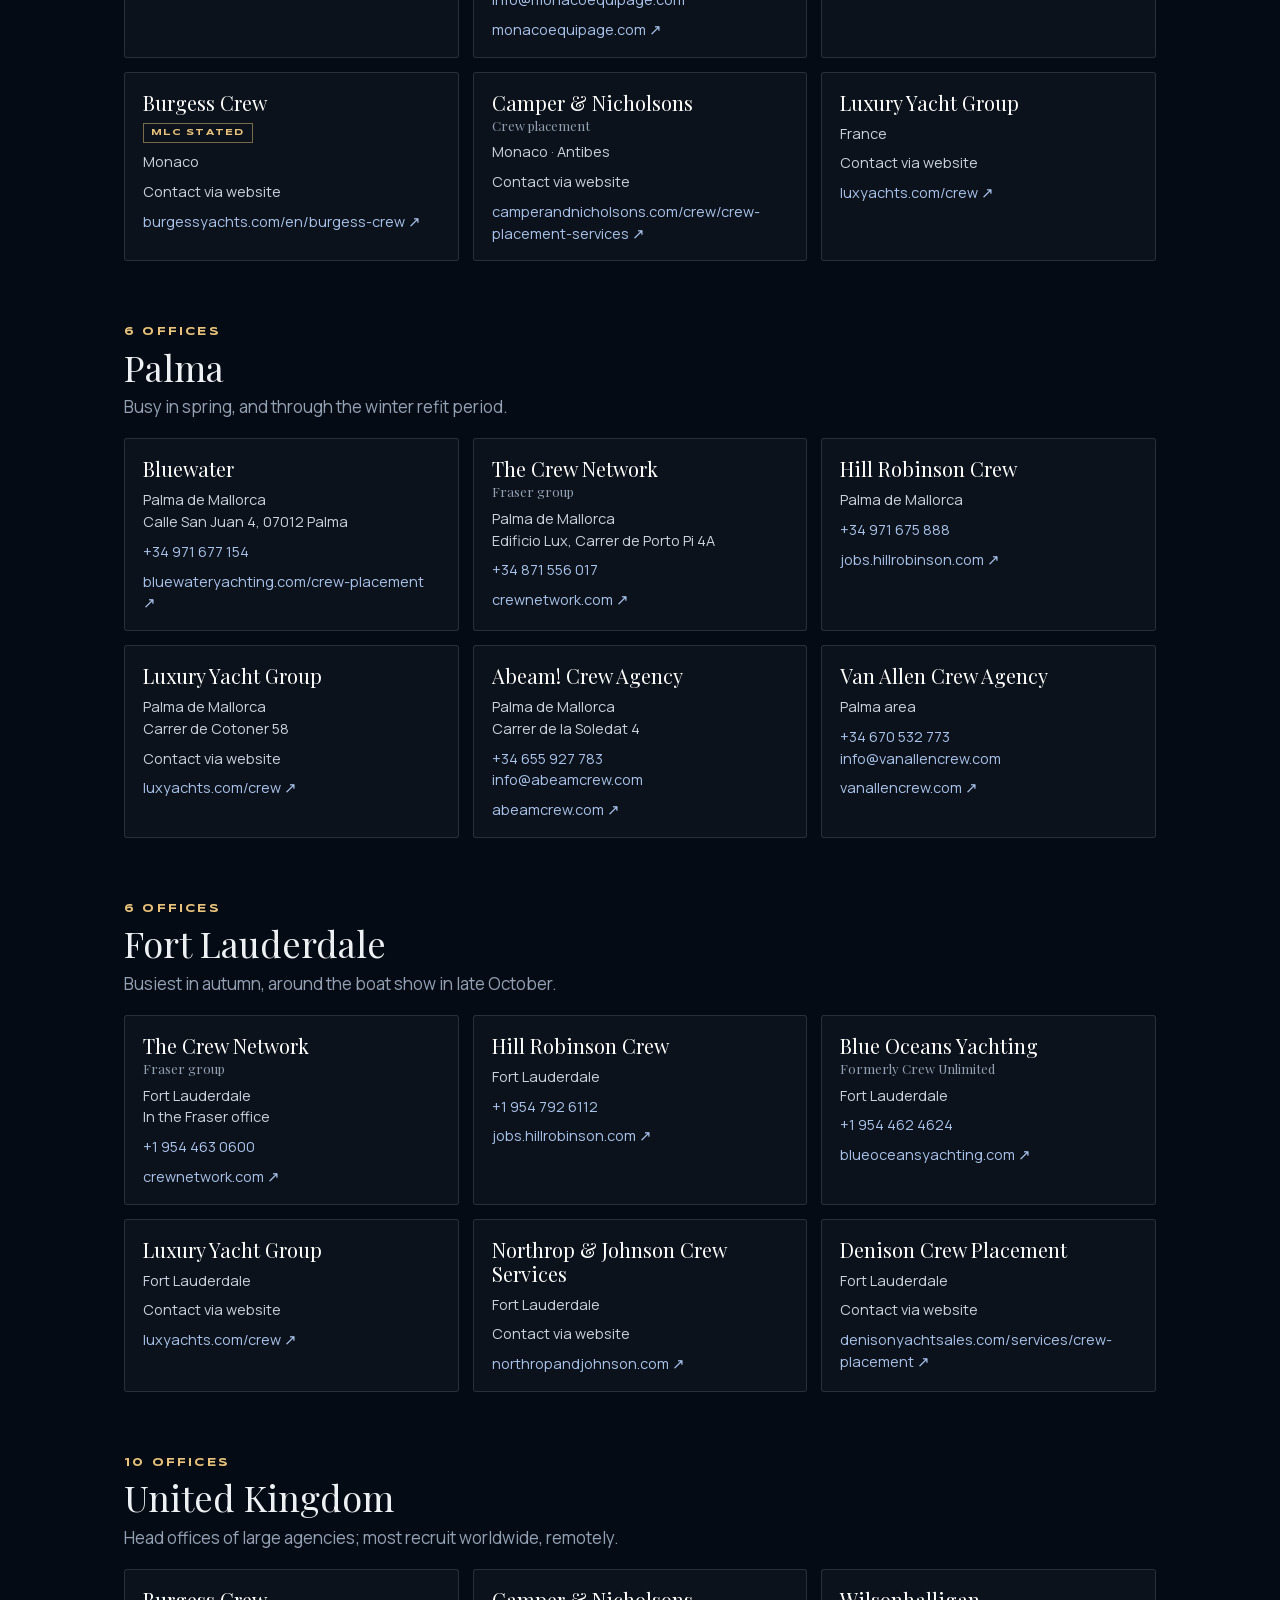
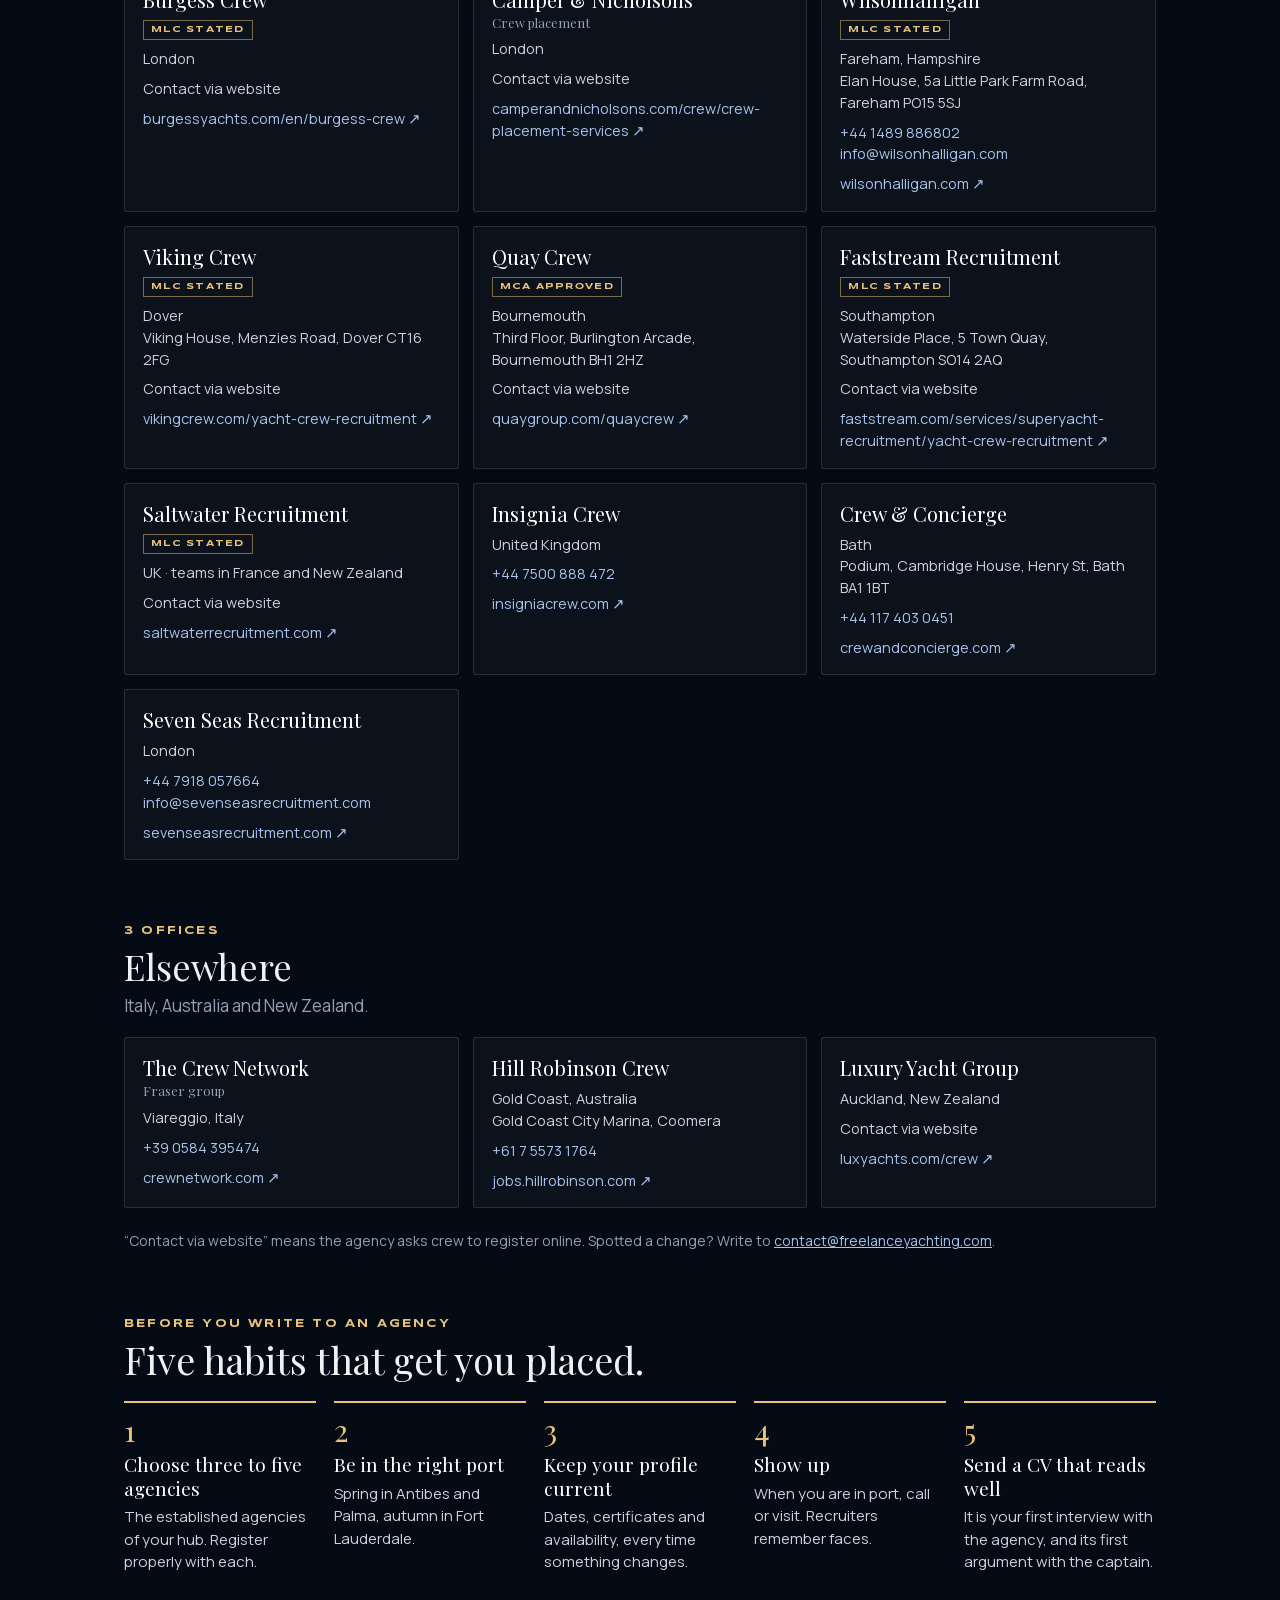
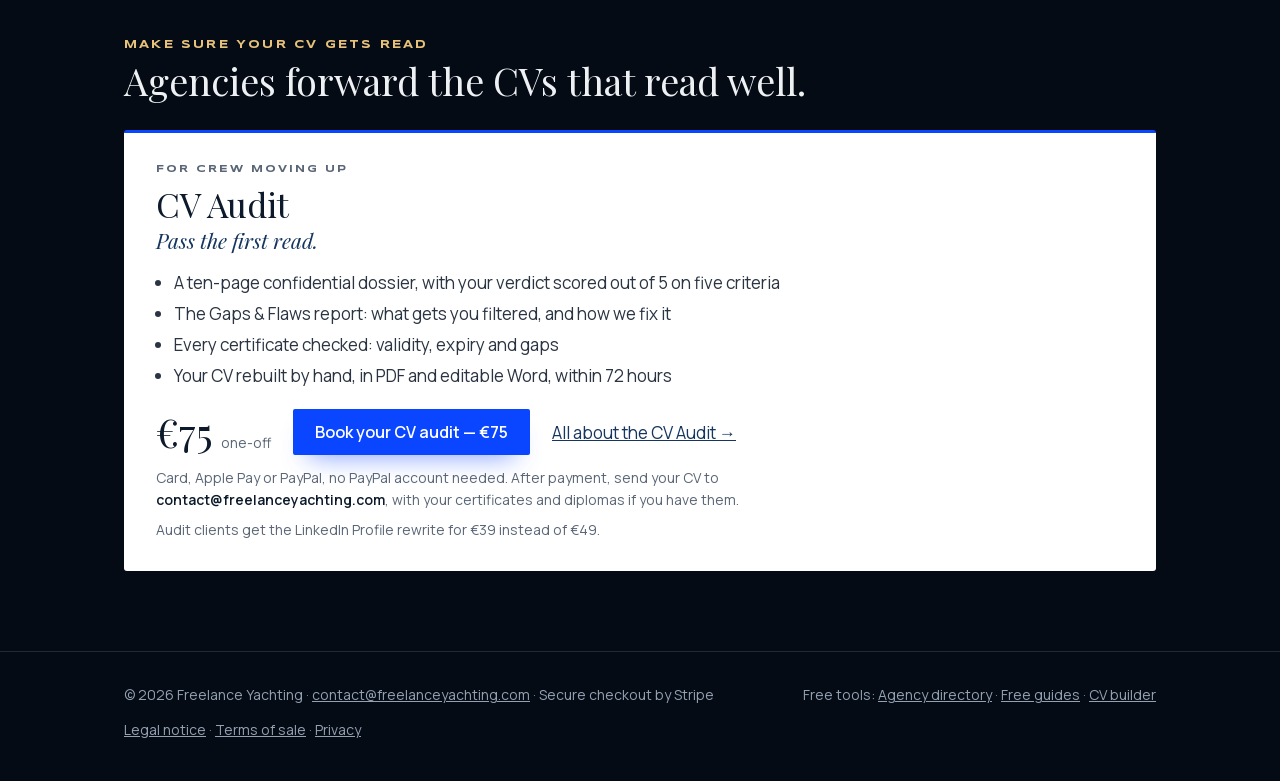
<file: yacht-crew-agencies/index.html>
<!doctype html>
<html lang="en">
<head>
<meta charset="utf-8">
<meta name="viewport" content="width=device-width, initial-scale=1, viewport-fit=cover">
<title>Yacht crew agency directory · Antibes, Monaco, Palma, Fort Lauderdale | Freelance Yachting</title>
<link rel="stylesheet" href="../fonts/fonts.css">
<meta name="description" content="24 established yacht crew agencies and 37 offices in Antibes, Monaco, Palma, the UK and Fort Lauderdale, with their published contacts. Free.">
<link rel="canonical" href="https://services.freelanceyachting.com/yacht-crew-agencies/">
<meta name="theme-color" content="#050b14">
<link rel="icon" type="image/png" href="../favicon.png">
<link rel="apple-touch-icon" href="../apple-touch-icon.png">
<meta property="og:type" content="website">
<meta property="og:site_name" content="Freelance Yachting">
<meta property="og:title" content="Yacht crew agency directory · The Chart Room">
<meta property="og:description" content="24 established yacht crew agencies and 37 offices in Antibes, Monaco, Palma, the UK and Fort Lauderdale, with their published contacts. Free.">
<meta property="og:url" content="https://services.freelanceyachting.com/yacht-crew-agencies/">
<meta property="og:image" content="https://services.freelanceyachting.com/img/lighthouse.jpg">
<meta name="twitter:card" content="summary_large_image">
<script type="application/ld+json">[{"@context": "https://schema.org", "@type": "ItemList", "name": "Yacht crew agency directory", "numberOfItems": 37, "itemListElement": [{"@type": "ListItem", "position": 1, "item": {"@type": "Organization", "name": "YPI Crew", "url": "https://www.ypicrew.com", "address": "Résidence de la Mer, 6 Avenue de la Libération, 06600 Antibes"}}, {"@type": "ListItem", "position": 2, "item": {"@type": "Organization", "name": "Bluewater", "url": "https://www.bluewateryachting.com/crew-placement", "address": "7 Boulevard d'Aguillon, 06600 Antibes"}}, {"@type": "ListItem", "position": 3, "item": {"@type": "Organization", "name": "The Crew Network", "url": "https://www.crewnetwork.com", "address": "12 Avenue Pasteur, 06600 Antibes"}}, {"@type": "ListItem", "position": 4, "item": {"@type": "Organization", "name": "Peter Insull's Crew Agency", "url": "https://www.insull.com/crew-placement.php", "address": "La Galerie du Port"}}, {"@type": "ListItem", "position": 5, "item": {"@type": "Organization", "name": "Hill Robinson Crew", "url": "https://jobs.hillrobinson.com", "address": "Résidences du Port Vauban, 17 avenue du 11 Novembre"}}, {"@type": "ListItem", "position": 6, "item": {"@type": "Organization", "name": "Lighthouse Careers", "url": "https://www.lighthouse-careers.com"}}, {"@type": "ListItem", "position": 7, "item": {"@type": "Organization", "name": "Blue Oceans Yachting", "url": "https://www.blueoceansyachting.com"}}, {"@type": "ListItem", "position": 8, "item": {"@type": "Organization", "name": "Monaco Équipage", "url": "https://www.monacoequipage.com", "address": "30 Quai Jean-Charles Rey, Port de Fontvieille"}}, {"@type": "ListItem", "position": 9, "item": {"@type": "Organization", "name": "IYC Crew", "url": "https://iyc.com/crew/"}}, {"@type": "ListItem", "position": 10, "item": {"@type": "Organization", "name": "Burgess Crew", "url": "https://www.burgessyachts.com/en/burgess-crew"}}, {"@type": "ListItem", "position": 11, "item": {"@type": "Organization", "name": "Camper & Nicholsons", "url": "https://camperandnicholsons.com/crew/crew-placement-services"}}, {"@type": "ListItem", "position": 12, "item": {"@type": "Organization", "name": "Luxury Yacht Group", "url": "https://www.luxyachts.com/crew"}}, {"@type": "ListItem", "position": 13, "item": {"@type": "Organization", "name": "Bluewater", "url": "https://www.bluewateryachting.com/crew-placement", "address": "Calle San Juan 4, 07012 Palma"}}, {"@type": "ListItem", "position": 14, "item": {"@type": "Organization", "name": "The Crew Network", "url": "https://www.crewnetwork.com", "address": "Edificio Lux, Carrer de Porto Pi 4A"}}, {"@type": "ListItem", "position": 15, "item": {"@type": "Organization", "name": "Hill Robinson Crew", "url": "https://jobs.hillrobinson.com"}}, {"@type": "ListItem", "position": 16, "item": {"@type": "Organization", "name": "Luxury Yacht Group", "url": "https://www.luxyachts.com/crew", "address": "Carrer de Cotoner 58"}}, {"@type": "ListItem", "position": 17, "item": {"@type": "Organization", "name": "Abeam! Crew Agency", "url": "https://abeamcrew.com", "address": "Carrer de la Soledat 4"}}, {"@type": "ListItem", "position": 18, "item": {"@type": "Organization", "name": "Van Allen Crew Agency", "url": "https://www.vanallencrew.com"}}, {"@type": "ListItem", "position": 19, "item": {"@type": "Organization", "name": "The Crew Network", "url": "https://www.crewnetwork.com", "address": "In the Fraser office"}}, {"@type": "ListItem", "position": 20, "item": {"@type": "Organization", "name": "Hill Robinson Crew", "url": "https://jobs.hillrobinson.com"}}, {"@type": "ListItem", "position": 21, "item": {"@type": "Organization", "name": "Blue Oceans Yachting", "url": "https://www.blueoceansyachting.com"}}, {"@type": "ListItem", "position": 22, "item": {"@type": "Organization", "name": "Luxury Yacht Group", "url": "https://www.luxyachts.com/crew"}}, {"@type": "ListItem", "position": 23, "item": {"@type": "Organization", "name": "Northrop & Johnson Crew Services", "url": "https://www.northropandjohnson.com"}}, {"@type": "ListItem", "position": 24, "item": {"@type": "Organization", "name": "Denison Crew Placement", "url": "https://www.denisonyachtsales.com/services/crew-placement"}}, {"@type": "ListItem", "position": 25, "item": {"@type": "Organization", "name": "Burgess Crew", "url": "https://www.burgessyachts.com/en/burgess-crew"}}, {"@type": "ListItem", "position": 26, "item": {"@type": "Organization", "name": "Camper & Nicholsons", "url": "https://camperandnicholsons.com/crew/crew-placement-services"}}, {"@type": "ListItem", "position": 27, "item": {"@type": "Organization", "name": "Wilsonhalligan", "url": "https://www.wilsonhalligan.com", "address": "Elan House, 5a Little Park Farm Road, Fareham PO15 5SJ"}}, {"@type": "ListItem", "position": 28, "item": {"@type": "Organization", "name": "Viking Crew", "url": "https://www.vikingcrew.com/yacht-crew-recruitment/", "address": "Viking House, Menzies Road, Dover CT16 2FG"}}, {"@type": "ListItem", "position": 29, "item": {"@type": "Organization", "name": "Quay Crew", "url": "https://quaygroup.com/quaycrew/", "address": "Third Floor, Burlington Arcade, Bournemouth BH1 2HZ"}}, {"@type": "ListItem", "position": 30, "item": {"@type": "Organization", "name": "Faststream Recruitment", "url": "https://faststream.com/services/superyacht-recruitment/yacht-crew-recruitment", "address": "Waterside Place, 5 Town Quay, Southampton SO14 2AQ"}}, {"@type": "ListItem", "position": 31, "item": {"@type": "Organization", "name": "Saltwater Recruitment", "url": "https://www.saltwaterrecruitment.com"}}, {"@type": "ListItem", "position": 32, "item": {"@type": "Organization", "name": "Insignia Crew", "url": "https://insigniacrew.com"}}, {"@type": "ListItem", "position": 33, "item": {"@type": "Organization", "name": "Crew & Concierge", "url": "https://www.crewandconcierge.com", "address": "Podium, Cambridge House, Henry St, Bath BA1 1BT"}}, {"@type": "ListItem", "position": 34, "item": {"@type": "Organization", "name": "Seven Seas Recruitment", "url": "https://sevenseasrecruitment.com"}}, {"@type": "ListItem", "position": 35, "item": {"@type": "Organization", "name": "The Crew Network", "url": "https://www.crewnetwork.com"}}, {"@type": "ListItem", "position": 36, "item": {"@type": "Organization", "name": "Hill Robinson Crew", "url": "https://jobs.hillrobinson.com", "address": "Gold Coast City Marina, Coomera"}}, {"@type": "ListItem", "position": 37, "item": {"@type": "Organization", "name": "Luxury Yacht Group", "url": "https://www.luxyachts.com/crew"}}]}, {"@context": "https://schema.org", "@type": "BreadcrumbList", "itemListElement": [{"@type": "ListItem", "position": 1, "name": "Freelance Yachting", "item": "https://services.freelanceyachting.com/"}, {"@type": "ListItem", "position": 2, "name": "The Chart Room", "item": "https://services.freelanceyachting.com/#chart-room"}, {"@type": "ListItem", "position": 3, "name": "Agency directory", "item": "https://services.freelanceyachting.com/yacht-crew-agencies/"}]}]</script>
<style>
:root{--ink:#0d1a2b;--body:#2a3442;--slate:#5a6676;--hair:#dfe3ea;--navy:#16365f;--signal:#0a46ff;--porc:#f3f5f8;
  --serif:"Playfair Display",Georgia,serif;--sans:"Manrope","Helvetica Neue",Arial,sans-serif;--wide:"Syncopate",Arial,sans-serif}
*{box-sizing:border-box}
html{-webkit-text-size-adjust:100%}
body{margin:0;background:#fff;color:var(--ink);font:400 17px/1.6 var(--sans);-webkit-font-smoothing:antialiased}
a{color:inherit}
.wrap{max-width:1080px;margin:0 auto;padding:0 24px}
.top{border-bottom:1px solid var(--hair);background:#fff}
.top .wrap{display:flex;align-items:center;justify-content:space-between;gap:16px;min-height:64px}
.brand{display:flex;align-items:center;gap:10px;font:400 20px/1 var(--serif);text-decoration:none}
.brand img{height:32px;width:auto}
.top nav{display:flex;align-items:center;gap:22px;font-size:15px}
.top nav a{text-decoration:none;color:var(--slate)}
.top nav a:hover{color:var(--ink)}
.sig{display:inline-flex;align-items:center;gap:10px;padding:15px 22px;background:var(--signal);color:#fff!important;text-decoration:none;
  font:600 16px/1 var(--sans);border-radius:2px;box-shadow:0 14px 26px -16px rgba(10,70,255,.8)}
.sig:hover{background:#0434c4}
.sig--sm{padding:10px 14px;font-size:14px;white-space:nowrap}
.crumb{margin:22px 0 0;font-size:13.5px;color:var(--slate)}
.crumb a{text-decoration:none}
.crumb a:hover{text-decoration:underline}
.lab{display:flex;flex-wrap:wrap;align-items:center;gap:6px 10px;margin:0;font:700 11px/1.6 var(--wide);letter-spacing:.18em;text-transform:uppercase;color:var(--slate)}
.lab b{padding:2px 8px;background:var(--signal);color:#fff;font-weight:700}
h1{margin:14px 0 0;font:400 clamp(40px,6.4vw,64px)/1.02 var(--serif);letter-spacing:-.02em}
h1 span{display:block;margin-top:12px;font:600 clamp(16px,2.2vw,19px)/1.3 var(--sans);letter-spacing:0;color:var(--navy)}
.line{margin:14px 0 0;font:italic 400 clamp(21px,3vw,26px)/1.3 var(--serif);color:var(--navy)}
.intro{margin:18px 0 0;max-width:760px;font-size:18.5px;line-height:1.6;color:var(--body)}
.hero{padding:26px 0 34px}
.hero .buy{margin-top:26px}
.btns{display:flex;flex-wrap:wrap;gap:10px}
.after{margin:12px 0 0;max-width:640px;font-size:14px;line-height:1.55;color:var(--slate)}
.after b{color:var(--ink);font-weight:600}
.ph{margin:0}
.ph img{display:block;width:100%;height:auto;aspect-ratio:2.6/1;object-fit:cover;border-radius:4px;background:var(--porc)}
.ph figcaption{margin-top:8px;font-size:13px;color:var(--slate)}
.ph figcaption b{margin-right:10px;font:700 10px/1 var(--wide);letter-spacing:.18em;text-transform:uppercase;color:var(--ink)}
.facts{display:grid;grid-template-columns:repeat(4,minmax(0,1fr));margin:40px 0 0;border-top:1.5px solid var(--ink)}
.facts div{padding:14px 16px 0 0}
.facts p{margin:0}
.k{font:700 10px/1.3 var(--wide);letter-spacing:.18em;text-transform:uppercase;color:var(--slate)}
.v{margin-top:8px!important;font:400 26px/1.1 var(--serif)}
.s{margin-top:4px!important;font-size:14px;color:var(--slate)}
h2{margin:64px 0 0;font:700 11px/1.3 var(--wide);letter-spacing:.2em;text-transform:uppercase;color:var(--signal)}
.steps{display:grid;grid-template-columns:repeat(3,minmax(0,1fr));gap:24px;margin:16px 0 0;padding:0;list-style:none}
.steps li{border-top:2px solid var(--ink);padding-top:12px}
.steps b{display:block;font:700 10px/1.4 var(--wide);letter-spacing:.14em;text-transform:uppercase;color:var(--navy)}
.steps span{display:block;margin-top:8px;font-size:16px;line-height:1.55}
.why{display:grid;grid-template-columns:minmax(0,1fr) minmax(0,1fr);gap:48px;align-items:start;margin-top:16px}
.why--solo{grid-template-columns:minmax(0,760px)}
.why p{margin:0;font-size:17.5px;line-height:1.65;color:var(--body)}
.cq{margin:0;padding:4px 0 4px 22px;border-left:3px solid var(--signal);font:italic 400 21px/1.45 var(--serif)}
.cq small{display:block;margin-top:10px;font:500 13.5px/1.4 var(--sans);font-style:normal;color:var(--slate)}
.got{margin:16px 0 0;padding:0;list-style:none;border-top:1.5px solid var(--ink)}
.got li{display:grid;grid-template-columns:260px minmax(0,1fr);gap:24px;padding:15px 0;border-bottom:1px solid var(--hair)}
.got b{font:400 20px/1.25 var(--serif)}
.got span{font-size:16px;line-height:1.55;color:var(--body)}
.two{display:grid;grid-template-columns:minmax(0,1fr) minmax(0,1fr);gap:48px}
.rules{margin:14px 0 0;padding:0;list-style:none}
.rules li{position:relative;padding:7px 0 7px 24px;font-size:16px;line-height:1.5}
.rules li::before{content:"";position:absolute;left:3px;top:15px;width:7px;height:7px;background:var(--signal);transform:rotate(45deg)}
.qa{margin:8px 0 0}
.qa div{padding:12px 0;border-bottom:1px solid var(--hair)}
.qa h3{margin:0 0 4px;font:400 19px/1.3 var(--serif)}
.qa p{margin:0;font-size:16px;line-height:1.55;color:var(--body)}
.rules a,.qa a{color:var(--signal)}
.book{margin:72px 0 0;padding:36px;background:var(--porc);border-top:3px solid var(--signal);border-radius:3px}
.book .t{margin:0;font:700 10px/1.3 var(--wide);letter-spacing:.2em;text-transform:uppercase;color:var(--slate)}
.book .n{margin:10px 0 18px;font:400 clamp(30px,4.4vw,40px)/1.1 var(--serif)}
.book .pdf{display:inline-block;margin-top:16px;font-size:14.5px;color:var(--navy)}
.more{display:grid;grid-template-columns:repeat(5,minmax(0,1fr));gap:12px;margin:16px 0 0}
.more a{display:block;padding:16px;border:1px solid var(--hair);border-radius:3px;text-decoration:none;transition:border-color .2s}
.more a:hover{border-color:var(--signal)}
.more b{display:block;font:400 18px/1.2 var(--serif)}
.more span{display:block;margin-top:6px;font-size:13.5px;line-height:1.4;color:var(--slate)}
.foot{margin-top:80px;border-top:1px solid var(--hair);padding:32px 0 40px;font-size:14px;color:var(--slate)}
.foot .wrap{display:flex;flex-wrap:wrap;justify-content:space-between;gap:12px 24px}
.foot a{color:var(--slate)}
@media (max-width:820px){
  .why,.two{grid-template-columns:1fr;gap:28px}
  .more{grid-template-columns:repeat(2,minmax(0,1fr))}
  .top nav .hide{display:none}
}
@media (max-width:420px){.brand{font-size:17px;gap:8px}.brand img{height:26px}}
@media (max-width:620px){
  body{font-size:16px}
  .facts{grid-template-columns:repeat(2,minmax(0,1fr))}
  .steps{grid-template-columns:1fr}
  .got li{grid-template-columns:1fr;gap:4px}
  .book{padding:26px 20px}
  .more{grid-template-columns:1fr}
}

body.night{background:#050b14;color:#eef1f4;--ink:#eef1f4;--body:#c9d2dd;--slate:#93a1b3;--hair:rgba(255,255,255,.12);--navy:#a9c2ea;--gold:#e8c27a}
.night .top{background:#050b14;border-color:rgba(255,255,255,.1)}
.night .top nav a{color:#93a1b3}.night .top nav a:hover{color:#fff}
.night h2,.night .lab{color:var(--gold)}
.gold,.ghost{display:inline-flex;align-items:center;gap:10px;padding:15px 22px;border-radius:2px;text-decoration:none;font:600 16px/1 var(--sans)}
.gold{background:var(--gold);color:#050b14!important}.gold:hover{background:#f3d58f}
.ghost{border:1px solid rgba(232,194,122,.6);color:var(--gold)!important}.ghost:hover{background:rgba(232,194,122,.1)}
.h2t{margin:8px 0 0;font:400 clamp(28px,4vw,38px)/1.1 var(--serif)}
.mlc{margin:44px 0 0;padding:26px 28px;border:1px solid rgba(232,194,122,.3);border-left:3px solid var(--gold);background:rgba(232,194,122,.05)}
.mlc .k{margin:0;font:700 11px/1 var(--wide);letter-spacing:.2em;color:var(--gold)}
.mlc .t{margin:10px 0 0;font:400 30px/1.1 var(--serif)}
.mlc p{margin:10px 0 0;max-width:760px;color:var(--body)}
.hub{margin-top:60px}
.hub h3{margin:8px 0 0;font:400 clamp(28px,4vw,36px)/1.1 var(--serif)}
.hub .w{margin:6px 0 0;color:var(--slate)}
.ags{display:grid;grid-template-columns:repeat(3,minmax(0,1fr));gap:14px;margin:18px 0 0}
.ag{padding:18px 18px 16px;border:1px solid var(--hair);border-radius:3px;background:rgba(255,255,255,.03)}
.ag h4{margin:0;font:400 20px/1.2 var(--serif);color:#fff}
.ag .sub{display:block;margin-top:3px;font-size:13px;color:var(--slate)}
.ag .tag{display:inline-block;margin-top:8px;padding:2px 7px;border:1px solid rgba(232,194,122,.5);color:var(--gold);font:700 9px/1.6 var(--wide);letter-spacing:.14em;text-transform:uppercase}
.ag p{margin:8px 0 0;font-size:14.5px;line-height:1.5;color:var(--body)}
.ag a{color:var(--navy);text-decoration:none;word-break:break-word}.ag a:hover{text-decoration:underline}
.note{margin:22px 0 0;font-size:14px;color:var(--slate)}.note a{color:var(--navy)}
.habits{display:grid;grid-template-columns:repeat(5,minmax(0,1fr));gap:18px;margin:20px 0 0;padding:0;list-style:none;counter-reset:h}
.habits li{border-top:2px solid var(--gold);padding-top:12px;counter-increment:h}
.habits li::before{content:counter(h);display:block;font:400 30px/1 var(--serif);color:var(--gold)}
.habits b{display:block;margin-top:8px;font:400 19px/1.25 var(--serif);color:#fff}
.habits span{display:block;margin-top:6px;font-size:15px;line-height:1.5;color:var(--body)}
.shelf{margin-top:60px}
.shelf h3{margin:8px 0 0;font:400 clamp(28px,4vw,36px)/1.1 var(--serif)}
.guides{display:grid;grid-template-columns:repeat(3,minmax(0,1fr));gap:22px;margin:20px 0 0}
.guide{display:flex;flex-direction:column;text-decoration:none;color:inherit}
.guide img{display:block;width:100%;height:auto;aspect-ratio:579/819;object-fit:cover;border-radius:3px;box-shadow:0 24px 40px -26px rgba(0,0,0,.9)}
.guide b{display:block;margin-top:14px;font:400 21px/1.2 var(--serif);color:#fff}
.guide span{display:block;margin-top:6px;font-size:15px;line-height:1.5;color:var(--body)}
.guide i{display:flex;justify-content:space-between;margin-top:10px;font-style:normal;font-size:13.5px;color:var(--slate)}
.guide i em{font-style:normal;font-weight:600;color:var(--gold)}
.guide:hover b{text-decoration:underline}
.paid{margin:28px 0 0;padding:30px 32px;background:#fff;color:#0d1a2b;border-top:3px solid #0a46ff;border-radius:3px;
  --ink:#0d1a2b;--body:#2a3442;--slate:#5a6676;--hair:#dfe3ea}
.paid .who{margin:0;font:700 10px/1.3 var(--wide);letter-spacing:.2em;text-transform:uppercase;color:#5a6676}
.paid h3{margin:10px 0 0;font:400 34px/1.1 var(--serif)}
.paid .pr{margin:4px 0 0;font:italic 400 21px/1.3 var(--serif);color:#16365f}
.paid ul{margin:14px 0 0;padding:0 0 0 18px;color:#2a3442}
.paid li{margin:4px 0}
.paid .row{display:flex;flex-wrap:wrap;align-items:center;gap:14px 22px;margin-top:20px}
.paid .pc{margin:0;font:400 40px/1 var(--serif)}.paid .pc small{margin-left:8px;font:400 14px var(--sans);color:#5a6676}
.paid .after{color:#5a6676}.paid .after b{color:#0d1a2b}
.paid .nb{margin:8px 0 0;font-size:14px;color:#5a6676}
.ph--night img{box-shadow:0 30px 60px -36px rgba(0,0,0,.9)}
@media (max-width:820px){.ags,.guides{grid-template-columns:repeat(2,minmax(0,1fr))}.habits{grid-template-columns:repeat(2,minmax(0,1fr))}}
@media (max-width:620px){.ags,.guides,.habits{grid-template-columns:1fr}.paid{padding:24px 20px}}
</style>
</head>
<body class="night">
<header class="top"><div class="wrap">
  <a class="brand" href="../"><img src="../favicon.png" alt="" width="32" height="32">Freelance Yachting</a>
  <nav aria-label="Main"><a class="hide" href="../#services">All services</a><a class="hide" href="../#chart-room">The Chart Room</a><a class="sig sig--sm" href="../cv-audit/">CV Audit · €75</a></nav>
</div></header>
<main class="wrap">
  <p class="crumb"><a href="../">Freelance Yachting</a> › <a href="../#chart-room">The Chart Room</a> › Agency directory</p>
  <section class="hero">
    <p class="lab"><span>The Chart Room · free tool</span></p>
    <h1>Yacht crew agency directory<span>24 agencies · 37 offices · checked October 2026</span></h1>
    <p class="line">Choose your hub. Build your list.</p>
    <p class="intro">The established crew agencies of the hubs that hire: Antibes and Monaco, Palma, the United Kingdom and Fort Lauderdale. Phone numbers and emails are those published on each agency’s own website. Nothing to pay, nothing to sign up for.</p>
    <div class="buy"><div class="btns"><a class="gold" href="../#directory">Build my list as a PDF</a><a class="ghost" href="../pdf/freelance-yachting-directory-2026.pdf" target="_blank" rel="noopener">Download the directory · PDF</a></div>
    <p class="after">On the main page, tap “Add to my list” on the agencies that suit you, then download your list with every contact on it.</p></div>
  </section>
  <div class="mlc"><p class="k">MLC</p><p class="t">Never pay to be placed.</p><p>Under the Maritime Labour Convention 2006, recruitment and placement services must not charge seafarers for finding them work. If an agency asks you to pay for a placement, walk away.</p></div>
  <section class="hub"><h2>12 offices</h2><h3>Antibes & Monaco</h3><p class="w">Busiest from March to May, as yachts prepare for summer.</p><div class="ags"><div class="ag"><h4>YPI Crew</h4><span class="tag">MLC stated</span><p>Antibes<br>Résidence de la Mer, 6 Avenue de la Libération, 06600 Antibes</p><p><a href="tel:+33492904610">+33 4 92 90 46 10</a><br><a href="mailto:info@ypicrew.com">info@ypicrew.com</a></p><p><a href="https://www.ypicrew.com" target="_blank" rel="noopener">ypicrew.com ↗</a></p></div><div class="ag"><h4>Bluewater</h4><p>Antibes<br>7 Boulevard d&#x27;Aguillon, 06600 Antibes</p><p><a href="tel:+33493344773">+33 4 93 34 47 73</a></p><p><a href="https://www.bluewateryachting.com/crew-placement" target="_blank" rel="noopener">bluewateryachting.com/crew-placement ↗</a></p></div><div class="ag"><h4>The Crew Network<span class="sub">Fraser group</span></h4><p>Antibes<br>12 Avenue Pasteur, 06600 Antibes</p><p><a href="tel:+33497211313">+33 4 97 21 13 13</a></p><p><a href="https://www.crewnetwork.com" target="_blank" rel="noopener">crewnetwork.com ↗</a></p></div><div class="ag"><h4>Peter Insull&#x27;s Crew Agency</h4><p>Antibes<br>La Galerie du Port</p><p><a href="tel:+33493346464">+33 4 93 34 64 64</a><br><a href="mailto:crew@insullcrew.com">crew@insullcrew.com</a></p><p><a href="https://www.insull.com/crew-placement.php" target="_blank" rel="noopener">insull.com/crew-placement.php ↗</a></p></div><div class="ag"><h4>Hill Robinson Crew</h4><p>Antibes<br>Résidences du Port Vauban, 17 avenue du 11 Novembre</p><p><a href="tel:+33492906516">+33 4 92 90 65 16</a></p><p><a href="https://jobs.hillrobinson.com" target="_blank" rel="noopener">jobs.hillrobinson.com ↗</a></p></div><div class="ag"><h4>Lighthouse Careers</h4><p>Antibes</p><p><a href="tel:+33652928360">+33 6 52 92 83 60</a><br><a href="mailto:admin@lighthouse-careers.com">admin@lighthouse-careers.com</a></p><p><a href="https://www.lighthouse-careers.com" target="_blank" rel="noopener">lighthouse-careers.com ↗</a></p></div><div class="ag"><h4>Blue Oceans Yachting<span class="sub">Formerly Crew Unlimited</span></h4><p>Antibes</p><p><a href="tel:+33492932200">+33 4 92 93 22 00</a></p><p><a href="https://www.blueoceansyachting.com" target="_blank" rel="noopener">blueoceansyachting.com ↗</a></p></div><div class="ag"><h4>Monaco Équipage</h4><p>Monaco<br>30 Quai Jean-Charles Rey, Port de Fontvieille</p><p><a href="tel:+37797778177">+377 97 77 81 77</a><br><a href="mailto:info@monacoequipage.com">info@monacoequipage.com</a></p><p><a href="https://www.monacoequipage.com" target="_blank" rel="noopener">monacoequipage.com ↗</a></p></div><div class="ag"><h4>IYC Crew</h4><p>Monaco</p><p><a href="tel:+37797982424">+377 97 98 24 24</a></p><p><a href="https://iyc.com/crew/" target="_blank" rel="noopener">iyc.com/crew ↗</a></p></div><div class="ag"><h4>Burgess Crew</h4><span class="tag">MLC stated</span><p>Monaco</p><p>Contact via website</p><p><a href="https://www.burgessyachts.com/en/burgess-crew" target="_blank" rel="noopener">burgessyachts.com/en/burgess-crew ↗</a></p></div><div class="ag"><h4>Camper &amp; Nicholsons<span class="sub">Crew placement</span></h4><p>Monaco · Antibes</p><p>Contact via website</p><p><a href="https://camperandnicholsons.com/crew/crew-placement-services" target="_blank" rel="noopener">camperandnicholsons.com/crew/crew-placement-services ↗</a></p></div><div class="ag"><h4>Luxury Yacht Group</h4><p>France</p><p>Contact via website</p><p><a href="https://www.luxyachts.com/crew" target="_blank" rel="noopener">luxyachts.com/crew ↗</a></p></div></div></section><section class="hub"><h2>6 offices</h2><h3>Palma</h3><p class="w">Busy in spring, and through the winter refit period.</p><div class="ags"><div class="ag"><h4>Bluewater</h4><p>Palma de Mallorca<br>Calle San Juan 4, 07012 Palma</p><p><a href="tel:+34971677154">+34 971 677 154</a></p><p><a href="https://www.bluewateryachting.com/crew-placement" target="_blank" rel="noopener">bluewateryachting.com/crew-placement ↗</a></p></div><div class="ag"><h4>The Crew Network<span class="sub">Fraser group</span></h4><p>Palma de Mallorca<br>Edificio Lux, Carrer de Porto Pi 4A</p><p><a href="tel:+34871556017">+34 871 556 017</a></p><p><a href="https://www.crewnetwork.com" target="_blank" rel="noopener">crewnetwork.com ↗</a></p></div><div class="ag"><h4>Hill Robinson Crew</h4><p>Palma de Mallorca</p><p><a href="tel:+34971675888">+34 971 675 888</a></p><p><a href="https://jobs.hillrobinson.com" target="_blank" rel="noopener">jobs.hillrobinson.com ↗</a></p></div><div class="ag"><h4>Luxury Yacht Group</h4><p>Palma de Mallorca<br>Carrer de Cotoner 58</p><p>Contact via website</p><p><a href="https://www.luxyachts.com/crew" target="_blank" rel="noopener">luxyachts.com/crew ↗</a></p></div><div class="ag"><h4>Abeam! Crew Agency</h4><p>Palma de Mallorca<br>Carrer de la Soledat 4</p><p><a href="tel:+34655927783">+34 655 927 783</a><br><a href="mailto:info@abeamcrew.com">info@abeamcrew.com</a></p><p><a href="https://abeamcrew.com" target="_blank" rel="noopener">abeamcrew.com ↗</a></p></div><div class="ag"><h4>Van Allen Crew Agency</h4><p>Palma area</p><p><a href="tel:+34670532773">+34 670 532 773</a><br><a href="mailto:info@vanallencrew.com">info@vanallencrew.com</a></p><p><a href="https://www.vanallencrew.com" target="_blank" rel="noopener">vanallencrew.com ↗</a></p></div></div></section><section class="hub"><h2>6 offices</h2><h3>Fort Lauderdale</h3><p class="w">Busiest in autumn, around the boat show in late October.</p><div class="ags"><div class="ag"><h4>The Crew Network<span class="sub">Fraser group</span></h4><p>Fort Lauderdale<br>In the Fraser office</p><p><a href="tel:+19544630600">+1 954 463 0600</a></p><p><a href="https://www.crewnetwork.com" target="_blank" rel="noopener">crewnetwork.com ↗</a></p></div><div class="ag"><h4>Hill Robinson Crew</h4><p>Fort Lauderdale</p><p><a href="tel:+19547926112">+1 954 792 6112</a></p><p><a href="https://jobs.hillrobinson.com" target="_blank" rel="noopener">jobs.hillrobinson.com ↗</a></p></div><div class="ag"><h4>Blue Oceans Yachting<span class="sub">Formerly Crew Unlimited</span></h4><p>Fort Lauderdale</p><p><a href="tel:+19544624624">+1 954 462 4624</a></p><p><a href="https://www.blueoceansyachting.com" target="_blank" rel="noopener">blueoceansyachting.com ↗</a></p></div><div class="ag"><h4>Luxury Yacht Group</h4><p>Fort Lauderdale</p><p>Contact via website</p><p><a href="https://www.luxyachts.com/crew" target="_blank" rel="noopener">luxyachts.com/crew ↗</a></p></div><div class="ag"><h4>Northrop &amp; Johnson Crew Services</h4><p>Fort Lauderdale</p><p>Contact via website</p><p><a href="https://www.northropandjohnson.com" target="_blank" rel="noopener">northropandjohnson.com ↗</a></p></div><div class="ag"><h4>Denison Crew Placement</h4><p>Fort Lauderdale</p><p>Contact via website</p><p><a href="https://www.denisonyachtsales.com/services/crew-placement" target="_blank" rel="noopener">denisonyachtsales.com/services/crew-placement ↗</a></p></div></div></section><section class="hub"><h2>10 offices</h2><h3>United Kingdom</h3><p class="w">Head offices of large agencies; most recruit worldwide, remotely.</p><div class="ags"><div class="ag"><h4>Burgess Crew</h4><span class="tag">MLC stated</span><p>London</p><p>Contact via website</p><p><a href="https://www.burgessyachts.com/en/burgess-crew" target="_blank" rel="noopener">burgessyachts.com/en/burgess-crew ↗</a></p></div><div class="ag"><h4>Camper &amp; Nicholsons<span class="sub">Crew placement</span></h4><p>London</p><p>Contact via website</p><p><a href="https://camperandnicholsons.com/crew/crew-placement-services" target="_blank" rel="noopener">camperandnicholsons.com/crew/crew-placement-services ↗</a></p></div><div class="ag"><h4>Wilsonhalligan</h4><span class="tag">MLC stated</span><p>Fareham, Hampshire<br>Elan House, 5a Little Park Farm Road, Fareham PO15 5SJ</p><p><a href="tel:+441489886802">+44 1489 886802</a><br><a href="mailto:info@wilsonhalligan.com">info@wilsonhalligan.com</a></p><p><a href="https://www.wilsonhalligan.com" target="_blank" rel="noopener">wilsonhalligan.com ↗</a></p></div><div class="ag"><h4>Viking Crew</h4><span class="tag">MLC stated</span><p>Dover<br>Viking House, Menzies Road, Dover CT16 2FG</p><p>Contact via website</p><p><a href="https://www.vikingcrew.com/yacht-crew-recruitment/" target="_blank" rel="noopener">vikingcrew.com/yacht-crew-recruitment ↗</a></p></div><div class="ag"><h4>Quay Crew</h4><span class="tag">MCA approved</span><p>Bournemouth<br>Third Floor, Burlington Arcade, Bournemouth BH1 2HZ</p><p>Contact via website</p><p><a href="https://quaygroup.com/quaycrew/" target="_blank" rel="noopener">quaygroup.com/quaycrew ↗</a></p></div><div class="ag"><h4>Faststream Recruitment</h4><span class="tag">MLC stated</span><p>Southampton<br>Waterside Place, 5 Town Quay, Southampton SO14 2AQ</p><p>Contact via website</p><p><a href="https://faststream.com/services/superyacht-recruitment/yacht-crew-recruitment" target="_blank" rel="noopener">faststream.com/services/superyacht-recruitment/yacht-crew-recruitment ↗</a></p></div><div class="ag"><h4>Saltwater Recruitment</h4><span class="tag">MLC stated</span><p>UK · teams in France and New Zealand</p><p>Contact via website</p><p><a href="https://www.saltwaterrecruitment.com" target="_blank" rel="noopener">saltwaterrecruitment.com ↗</a></p></div><div class="ag"><h4>Insignia Crew</h4><p>United Kingdom</p><p><a href="tel:+447500888472">+44 7500 888 472</a></p><p><a href="https://insigniacrew.com" target="_blank" rel="noopener">insigniacrew.com ↗</a></p></div><div class="ag"><h4>Crew &amp; Concierge</h4><p>Bath<br>Podium, Cambridge House, Henry St, Bath BA1 1BT</p><p><a href="tel:+441174030451">+44 117 403 0451</a></p><p><a href="https://www.crewandconcierge.com" target="_blank" rel="noopener">crewandconcierge.com ↗</a></p></div><div class="ag"><h4>Seven Seas Recruitment</h4><p>London</p><p><a href="tel:+447918057664">+44 7918 057664</a><br><a href="mailto:info@sevenseasrecruitment.com">info@sevenseasrecruitment.com</a></p><p><a href="https://sevenseasrecruitment.com" target="_blank" rel="noopener">sevenseasrecruitment.com ↗</a></p></div></div></section><section class="hub"><h2>3 offices</h2><h3>Elsewhere</h3><p class="w">Italy, Australia and New Zealand.</p><div class="ags"><div class="ag"><h4>The Crew Network<span class="sub">Fraser group</span></h4><p>Viareggio, Italy</p><p><a href="tel:+390584395474">+39 0584 395474</a></p><p><a href="https://www.crewnetwork.com" target="_blank" rel="noopener">crewnetwork.com ↗</a></p></div><div class="ag"><h4>Hill Robinson Crew</h4><p>Gold Coast, Australia<br>Gold Coast City Marina, Coomera</p><p><a href="tel:+61755731764">+61 7 5573 1764</a></p><p><a href="https://jobs.hillrobinson.com" target="_blank" rel="noopener">jobs.hillrobinson.com ↗</a></p></div><div class="ag"><h4>Luxury Yacht Group</h4><p>Auckland, New Zealand</p><p>Contact via website</p><p><a href="https://www.luxyachts.com/crew" target="_blank" rel="noopener">luxyachts.com/crew ↗</a></p></div></div></section>
  <p class="note">“Contact via website” means the agency asks crew to register online. Spotted a change? Write to <a href="mailto:contact@freelanceyachting.com">contact@freelanceyachting.com</a>.</p>
  <h2>Before you write to an agency</h2>
  <p class="h2t">Five habits that get you placed.</p>
  <ol class="habits"><li><b>Choose three to five agencies</b><span>The established agencies of your hub. Register properly with each.</span></li><li><b>Be in the right port</b><span>Spring in Antibes and Palma, autumn in Fort Lauderdale.</span></li><li><b>Keep your profile current</b><span>Dates, certificates and availability, every time something changes.</span></li><li><b>Show up</b><span>When you are in port, call or visit. Recruiters remember faces.</span></li><li><b>Send a CV that reads well</b><span>It is your first interview with the agency, and its first argument with the captain.</span></li></ol>
  <h2>Make sure your CV gets read</h2>
  <p class="h2t">Agencies forward the CVs that read well.</p>
  <div class="paid"><p class="who">For crew moving up</p><h3>CV Audit</h3><p class="pr">Pass the first read.</p><ul><li>A ten-page confidential dossier, with your verdict scored out of 5 on five criteria</li><li>The Gaps &amp; Flaws report: what gets you filtered, and how we fix it</li><li>Every certificate checked: validity, expiry and gaps</li><li>Your CV rebuilt by hand, in PDF and editable Word, within 72 hours</li></ul><div class="row"><p class="pc">€75<small>one-off</small></p><a class="sig" href="https://buy.stripe.com/3cI9AVdcKchWgxubbjc7u00" target="_blank" rel="noopener">Book your CV audit — €75</a><a href="../cv-audit/" style="color:#16365f">All about the CV Audit →</a></div><p class="after">Card, Apple Pay or PayPal, no PayPal account needed. After payment, send your CV to <b>contact@freelanceyachting.com</b>, with your certificates and diplomas if you have them.</p><p class="nb">Audit clients get the LinkedIn Profile rewrite for €39 instead of €49.</p></div>
</main>
<footer class="foot"><div class="wrap">
  <span>© 2026 Freelance Yachting · <a href="mailto:contact@freelanceyachting.com">contact@freelanceyachting.com</a> · Secure checkout by Stripe</span>
  <span>Free tools: <a href="../yacht-crew-agencies/">Agency directory</a> · <a href="../free-guides/">Free guides</a> · <a href="../free-yacht-cv-builder/">CV builder</a></span>
  <span><a href="../legal-notice.html">Legal notice</a> · <a href="../terms-of-sale.html">Terms of sale</a> · <a href="../privacy.html">Privacy</a></span>
</div></footer>
</body>
</html>
</file>
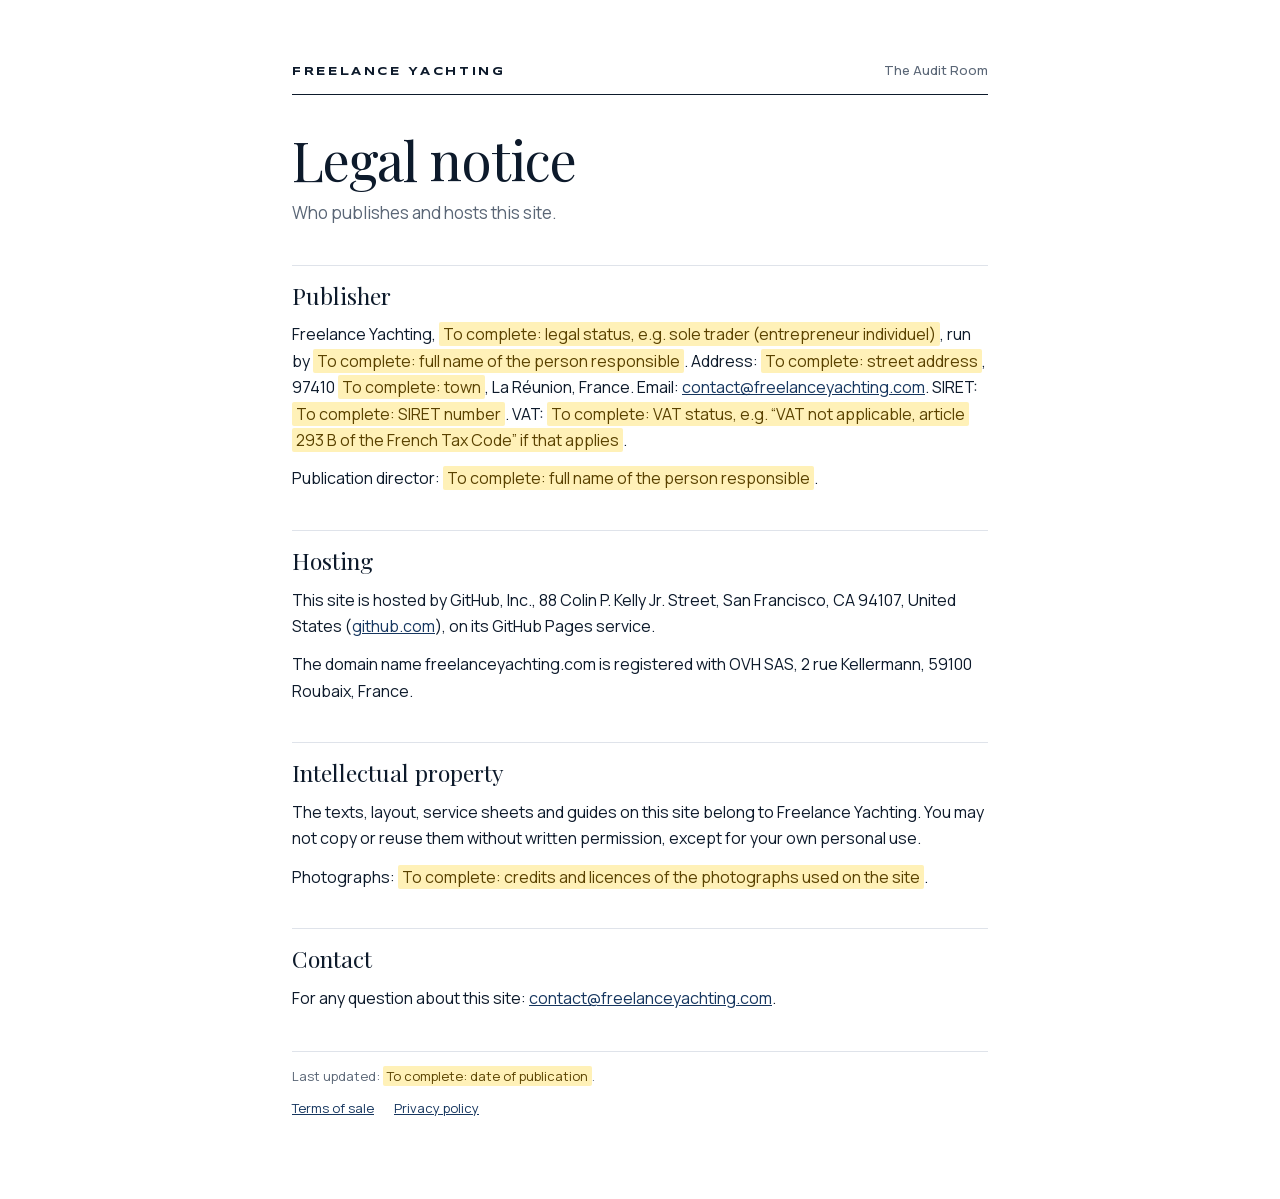
<file: legal-notice.html>
<!doctype html><html lang="en"><head><meta charset="utf-8"><meta name="viewport" content="width=device-width, initial-scale=1"><title>Legal notice · Freelance Yachting</title>
<link rel="stylesheet" href="fonts/fonts.css"><style>
@page{size:A4;margin:16mm 17mm}
:root{--ink:#0d1a2b;--slate:#5a6676;--hair:#dfe3ea;--navy:#16365f;--signal:#0a46ff;--porcelain:#f3f5f8}
*{box-sizing:border-box}
html{-webkit-print-color-adjust:exact;print-color-adjust:exact}
body{margin:0;background:#fff;color:var(--ink);font:400 16px/1.65 "Manrope","Helvetica Neue",Arial,sans-serif;-webkit-font-smoothing:antialiased}
.wrap{max-width:760px;margin:0 auto;padding:clamp(28px,6vw,64px) clamp(16px,4vw,32px) 80px}
.top{display:flex;justify-content:space-between;gap:16px;align-items:baseline;padding-bottom:14px;border-bottom:1px solid var(--ink);font:700 11px/1.4 "Syncopate",Arial,sans-serif;letter-spacing:.24em;text-transform:uppercase}
.top a{text-decoration:none;color:inherit}
.top span{color:var(--slate);font:500 13px/1 "Manrope",Arial,sans-serif;letter-spacing:0;text-transform:none}
h1{font:400 clamp(2.2rem,6vw,3.4rem)/1.05 "Playfair Display",Georgia,serif;letter-spacing:-.02em;margin:36px 0 0}
.sub{margin:10px 0 0;color:var(--slate);font-size:17px}
h2{font:400 1.45rem/1.2 "Playfair Display",Georgia,serif;margin:38px 0 0;padding-top:16px;border-top:1px solid var(--hair);break-after:avoid}
p{margin:12px 0 0}
ul{margin:12px 0 0;padding-left:20px}
li{margin-top:6px}
a{color:var(--navy)}
mark{background:#fff1b8;color:#5a4200;padding:1px 4px;border-radius:2px;box-decoration-break:clone;-webkit-box-decoration-break:clone}
.upd{margin-top:40px;padding-top:14px;border-top:1px solid var(--hair);font-size:13px;color:var(--slate)}
.nav{display:flex;flex-wrap:wrap;gap:8px 20px;margin-top:10px;font-size:13px}
@media print{body{font-size:10.2pt}.upd{margin-top:6mm}.wrap{max-width:none;padding:0}h2{margin-top:7mm}.nav{display:none}}
</style></head><body><main class="wrap"><div class="top"><a href="index.html">Freelance Yachting</a><span>The Audit Room</span></div><h1>Legal notice</h1><p class="sub">Who publishes and hosts this site.</p>
<h2>Publisher</h2>
<p>Freelance Yachting, <mark>To complete: legal status, e.g. sole trader (entrepreneur individuel)</mark>, run by <mark>To complete: full name of the person responsible</mark>. Address: <mark>To complete: street address</mark>, 97410 <mark>To complete: town</mark>, La Réunion, France. Email: <a href="mailto:contact@freelanceyachting.com">contact@freelanceyachting.com</a>. SIRET: <mark>To complete: SIRET number</mark>. VAT: <mark>To complete: VAT status, e.g. “VAT not applicable, article 293 B of the French Tax Code” if that applies</mark>.</p>
<p>Publication director: <mark>To complete: full name of the person responsible</mark>.</p>
<h2>Hosting</h2>
<p>This site is hosted by GitHub, Inc., 88 Colin P. Kelly Jr. Street, San Francisco, CA 94107, United States (<a href="https://github.com">github.com</a>), on its GitHub Pages service.</p>
<p>The domain name freelanceyachting.com is registered with OVH SAS, 2 rue Kellermann, 59100 Roubaix, France.</p>
<h2>Intellectual property</h2>
<p>The texts, layout, service sheets and guides on this site belong to Freelance Yachting. You may not copy or reuse them without written permission, except for your own personal use.</p>
<p>Photographs: <mark>To complete: credits and licences of the photographs used on the site</mark>.</p>
<h2>Contact</h2>
<p>For any question about this site: <a href="mailto:contact@freelanceyachting.com">contact@freelanceyachting.com</a>.</p>
<p class="upd">Last updated: <mark>To complete: date of publication</mark>.</p><p class="nav"><a href="terms-of-sale.html">Terms of sale</a><a href="privacy.html">Privacy policy</a></p></main></body></html>
</file>
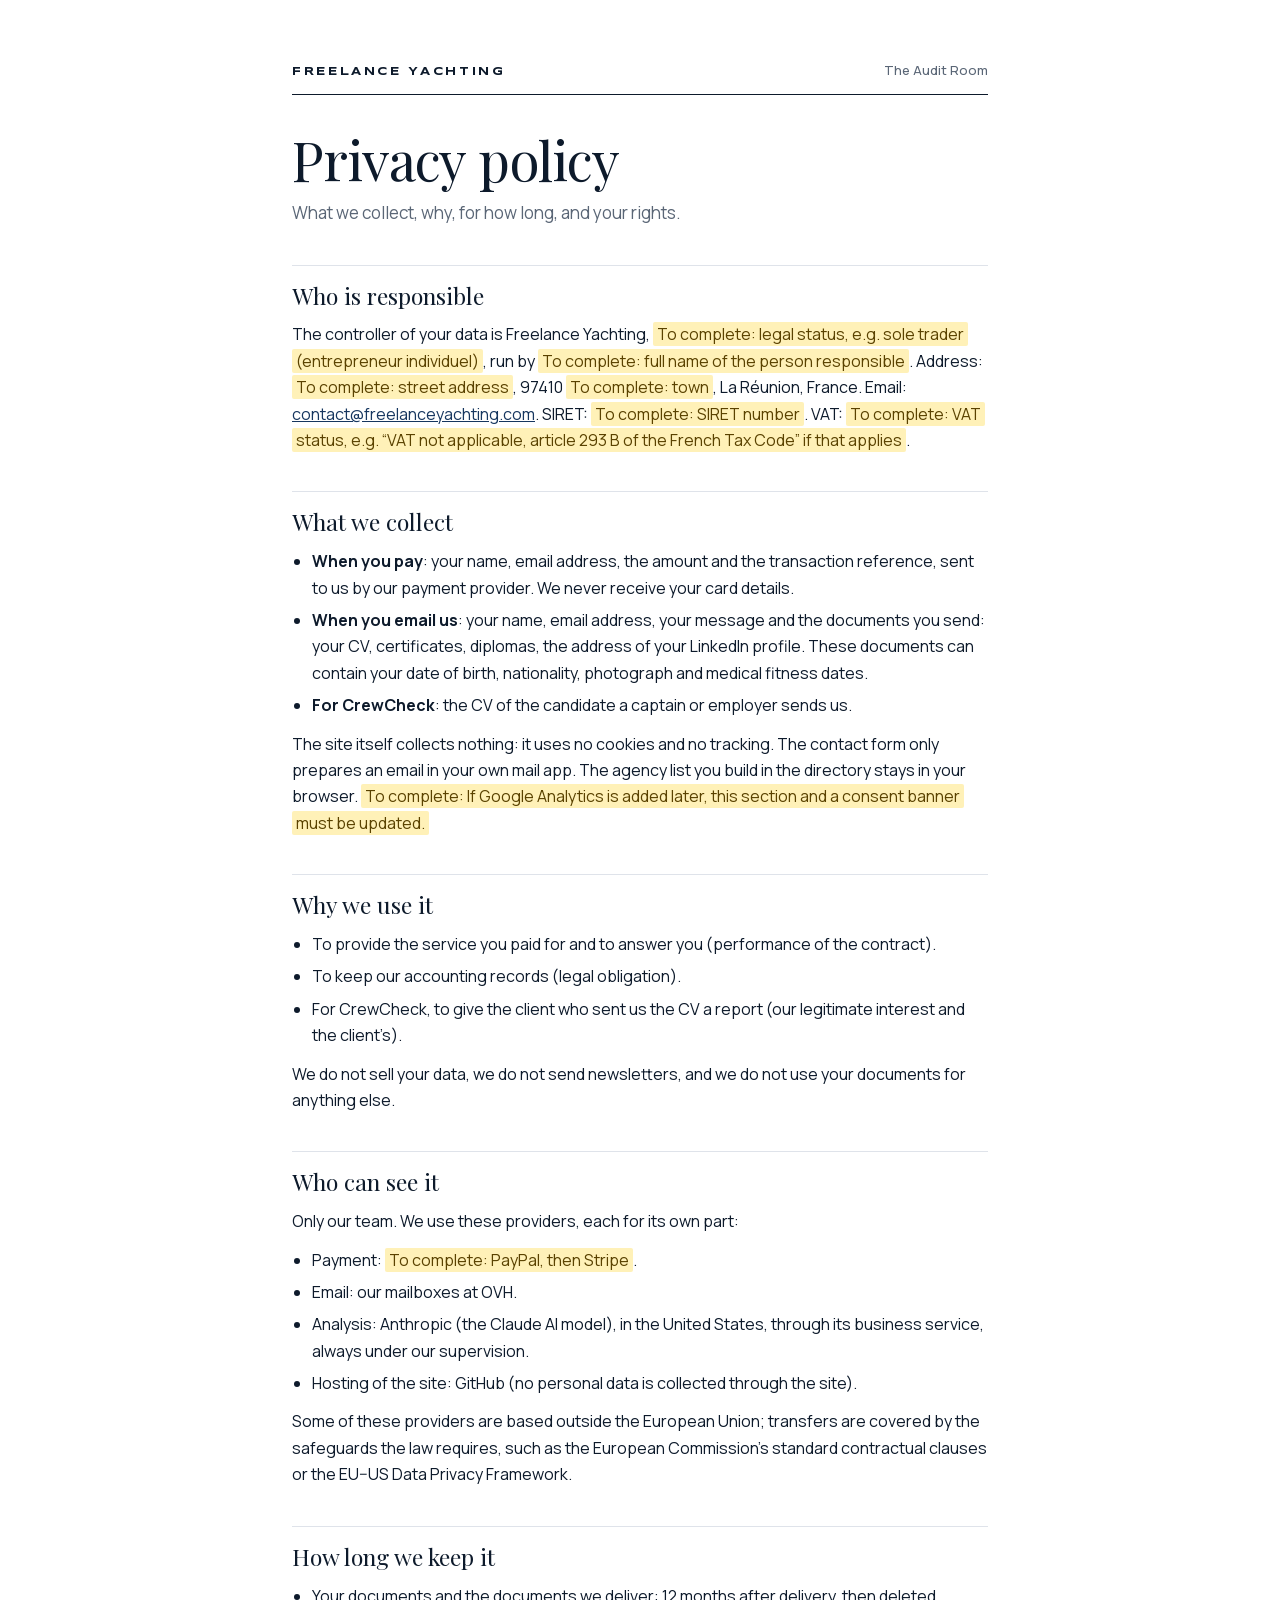
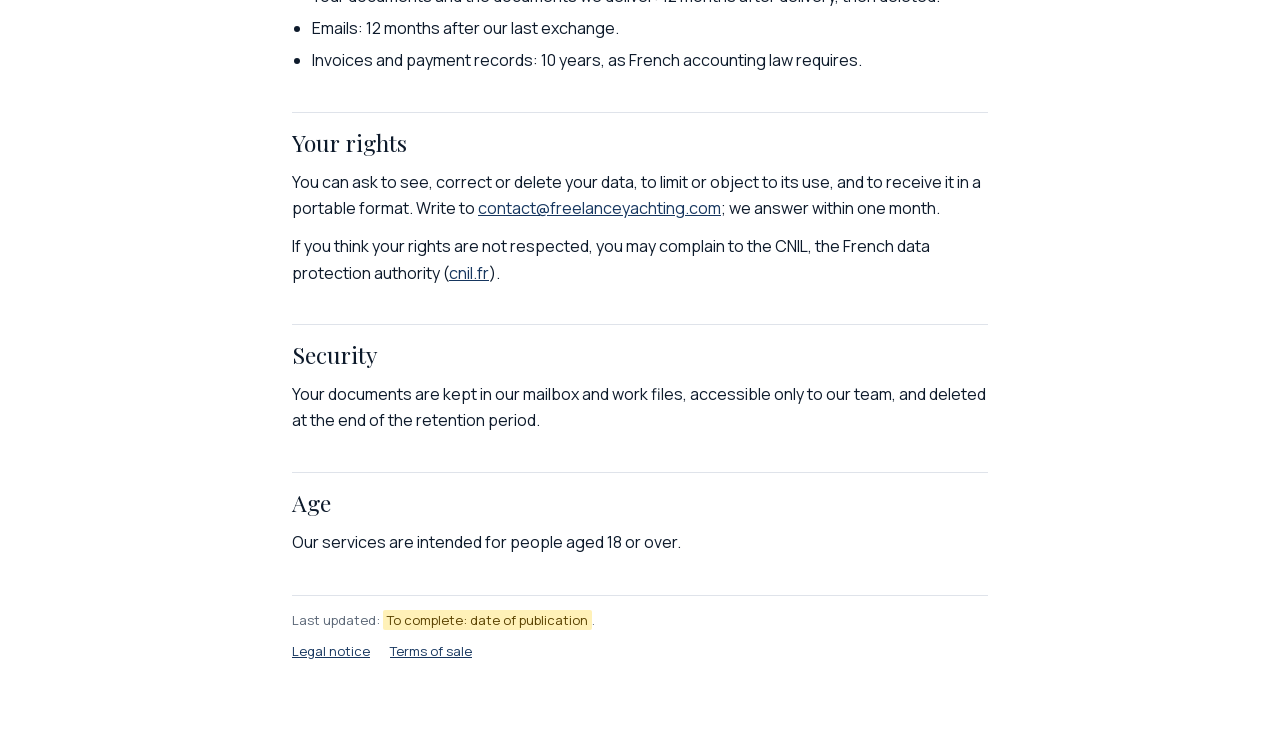
<file: privacy.html>
<!doctype html><html lang="en"><head><meta charset="utf-8"><meta name="viewport" content="width=device-width, initial-scale=1"><title>Privacy policy · Freelance Yachting</title>
<link rel="stylesheet" href="fonts/fonts.css"><style>
@page{size:A4;margin:16mm 17mm}
:root{--ink:#0d1a2b;--slate:#5a6676;--hair:#dfe3ea;--navy:#16365f;--signal:#0a46ff;--porcelain:#f3f5f8}
*{box-sizing:border-box}
html{-webkit-print-color-adjust:exact;print-color-adjust:exact}
body{margin:0;background:#fff;color:var(--ink);font:400 16px/1.65 "Manrope","Helvetica Neue",Arial,sans-serif;-webkit-font-smoothing:antialiased}
.wrap{max-width:760px;margin:0 auto;padding:clamp(28px,6vw,64px) clamp(16px,4vw,32px) 80px}
.top{display:flex;justify-content:space-between;gap:16px;align-items:baseline;padding-bottom:14px;border-bottom:1px solid var(--ink);font:700 11px/1.4 "Syncopate",Arial,sans-serif;letter-spacing:.24em;text-transform:uppercase}
.top a{text-decoration:none;color:inherit}
.top span{color:var(--slate);font:500 13px/1 "Manrope",Arial,sans-serif;letter-spacing:0;text-transform:none}
h1{font:400 clamp(2.2rem,6vw,3.4rem)/1.05 "Playfair Display",Georgia,serif;letter-spacing:-.02em;margin:36px 0 0}
.sub{margin:10px 0 0;color:var(--slate);font-size:17px}
h2{font:400 1.45rem/1.2 "Playfair Display",Georgia,serif;margin:38px 0 0;padding-top:16px;border-top:1px solid var(--hair);break-after:avoid}
p{margin:12px 0 0}
ul{margin:12px 0 0;padding-left:20px}
li{margin-top:6px}
a{color:var(--navy)}
mark{background:#fff1b8;color:#5a4200;padding:1px 4px;border-radius:2px;box-decoration-break:clone;-webkit-box-decoration-break:clone}
.upd{margin-top:40px;padding-top:14px;border-top:1px solid var(--hair);font-size:13px;color:var(--slate)}
.nav{display:flex;flex-wrap:wrap;gap:8px 20px;margin-top:10px;font-size:13px}
@media print{body{font-size:10.2pt}.upd{margin-top:6mm}.wrap{max-width:none;padding:0}h2{margin-top:7mm}.nav{display:none}}
</style></head><body><main class="wrap"><div class="top"><a href="index.html">Freelance Yachting</a><span>The Audit Room</span></div><h1>Privacy policy</h1><p class="sub">What we collect, why, for how long, and your rights.</p>
<h2>Who is responsible</h2>
<p>The controller of your data is Freelance Yachting, <mark>To complete: legal status, e.g. sole trader (entrepreneur individuel)</mark>, run by <mark>To complete: full name of the person responsible</mark>. Address: <mark>To complete: street address</mark>, 97410 <mark>To complete: town</mark>, La Réunion, France. Email: <a href="mailto:contact@freelanceyachting.com">contact@freelanceyachting.com</a>. SIRET: <mark>To complete: SIRET number</mark>. VAT: <mark>To complete: VAT status, e.g. “VAT not applicable, article 293 B of the French Tax Code” if that applies</mark>.</p>
<h2>What we collect</h2>
<ul><li><b>When you pay</b>: your name, email address, the amount and the transaction reference, sent to us by our payment provider. We never receive your card details.</li><li><b>When you email us</b>: your name, email address, your message and the documents you send: your CV, certificates, diplomas, the address of your LinkedIn profile. These documents can contain your date of birth, nationality, photograph and medical fitness dates.</li><li><b>For CrewCheck</b>: the CV of the candidate a captain or employer sends us.</li></ul>
<p>The site itself collects nothing: it uses no cookies and no tracking. The contact form only prepares an email in your own mail app. The agency list you build in the directory stays in your browser. <mark>To complete: If Google Analytics is added later, this section and a consent banner must be updated.</mark></p>
<h2>Why we use it</h2>
<ul><li>To provide the service you paid for and to answer you (performance of the contract).</li><li>To keep our accounting records (legal obligation).</li><li>For CrewCheck, to give the client who sent us the CV a report (our legitimate interest and the client’s).</li></ul>
<p>We do not sell your data, we do not send newsletters, and we do not use your documents for anything else.</p>
<h2>Who can see it</h2>
<p>Only our team. We use these providers, each for its own part:</p>
<ul><li>Payment: <mark>To complete: PayPal, then Stripe</mark>.</li><li>Email: our mailboxes at OVH.</li><li>Analysis: Anthropic (the Claude AI model), in the United States, through its business service, always under our supervision.</li><li>Hosting of the site: GitHub (no personal data is collected through the site).</li></ul>
<p>Some of these providers are based outside the European Union; transfers are covered by the safeguards the law requires, such as the European Commission’s standard contractual clauses or the EU–US Data Privacy Framework.</p>
<h2>How long we keep it</h2>
<ul><li>Your documents and the documents we deliver: 12 months after delivery, then deleted.</li><li>Emails: 12 months after our last exchange.</li><li>Invoices and payment records: 10 years, as French accounting law requires.</li></ul>
<h2>Your rights</h2>
<p>You can ask to see, correct or delete your data, to limit or object to its use, and to receive it in a portable format. Write to <a href="mailto:contact@freelanceyachting.com">contact@freelanceyachting.com</a>; we answer within one month.</p>
<p>If you think your rights are not respected, you may complain to the CNIL, the French data protection authority (<a href="https://www.cnil.fr">cnil.fr</a>).</p>
<h2>Security</h2>
<p>Your documents are kept in our mailbox and work files, accessible only to our team, and deleted at the end of the retention period.</p>
<h2>Age</h2>
<p>Our services are intended for people aged 18 or over.</p>
<p class="upd">Last updated: <mark>To complete: date of publication</mark>.</p><p class="nav"><a href="legal-notice.html">Legal notice</a><a href="terms-of-sale.html">Terms of sale</a></p></main></body></html>
</file>
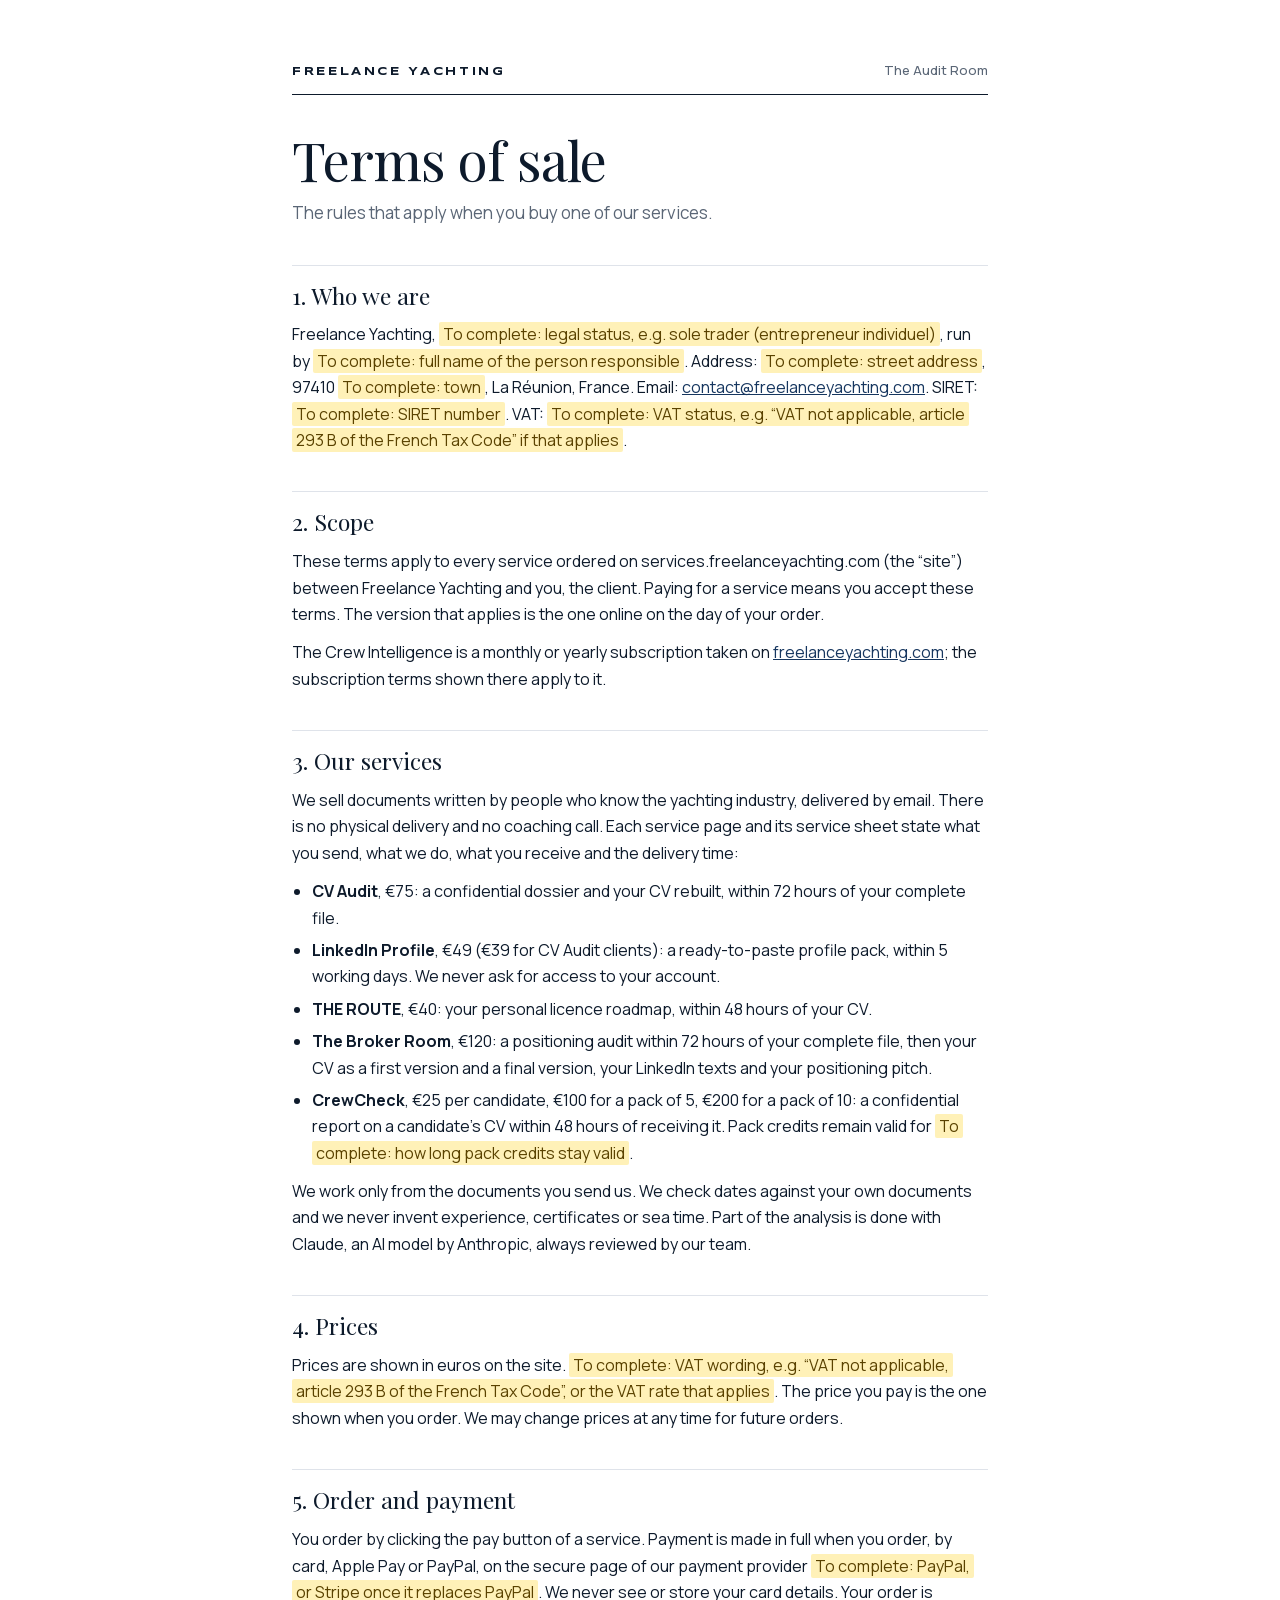
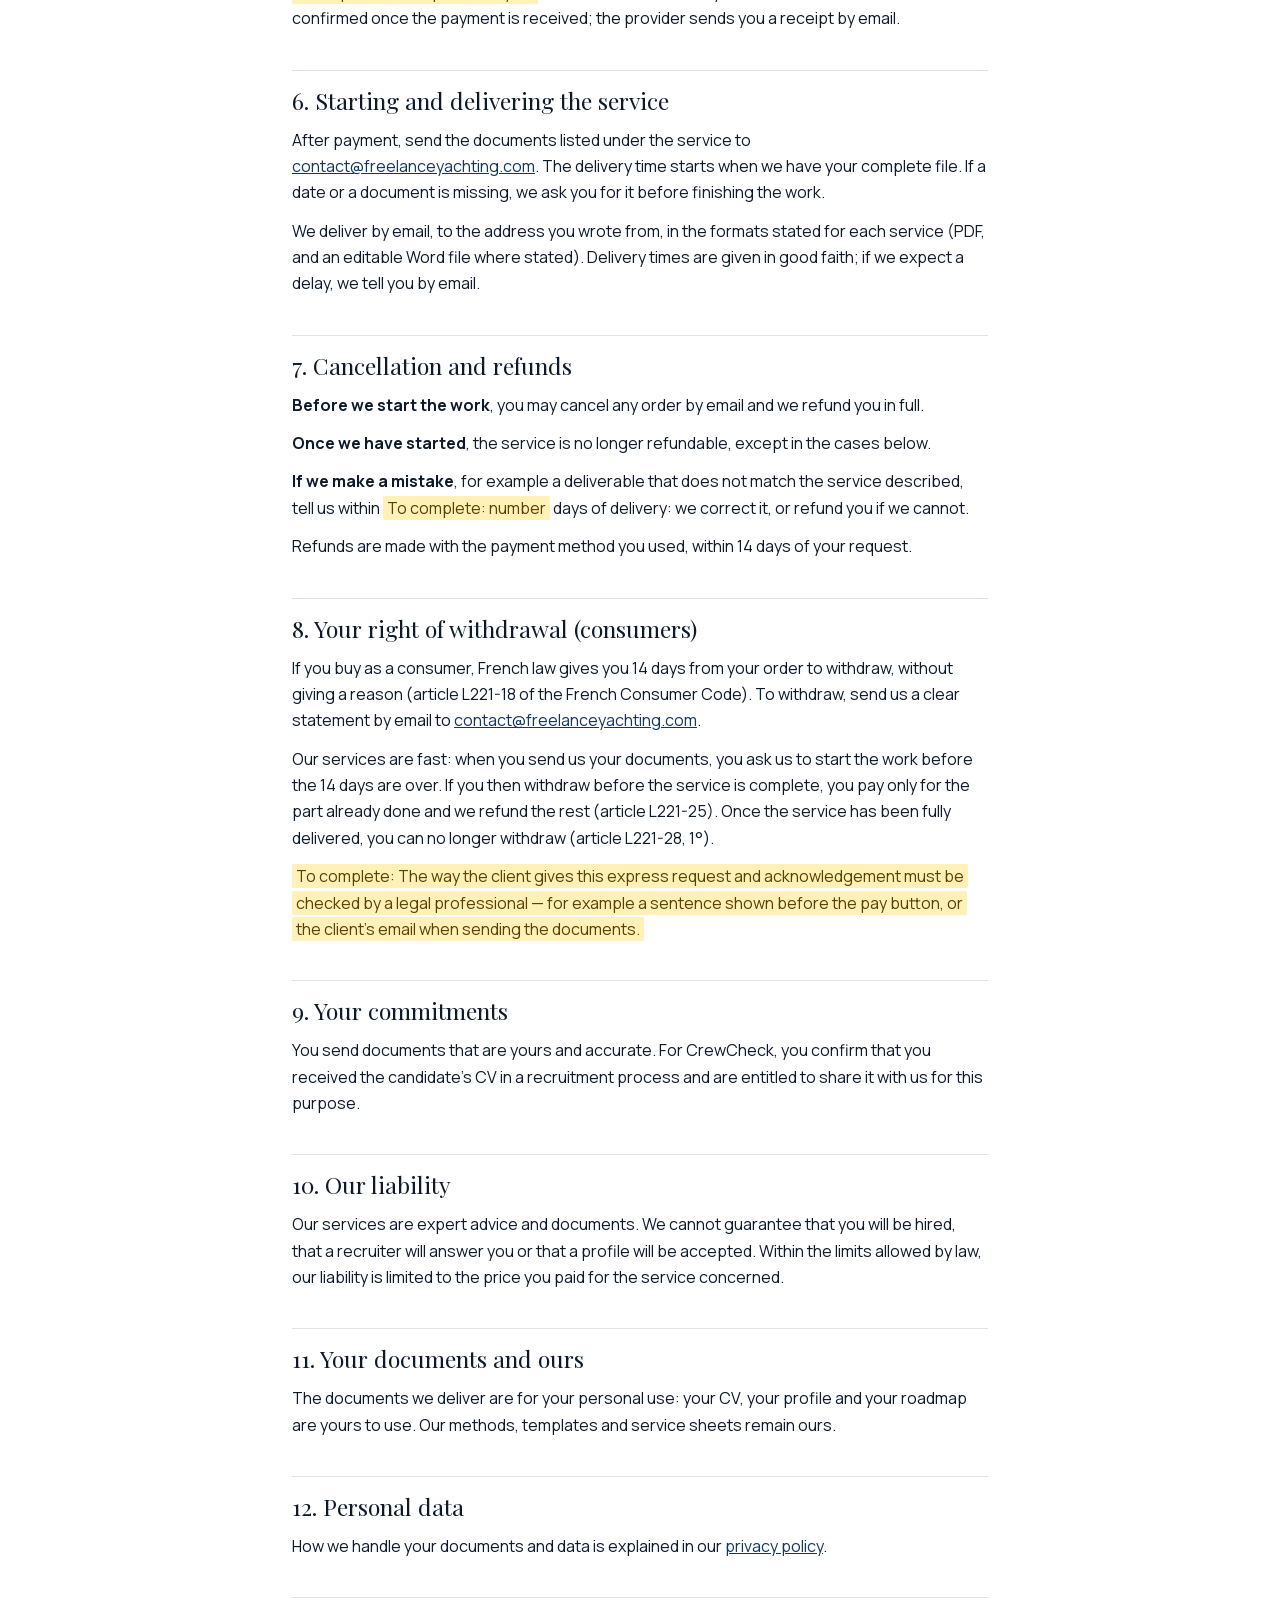
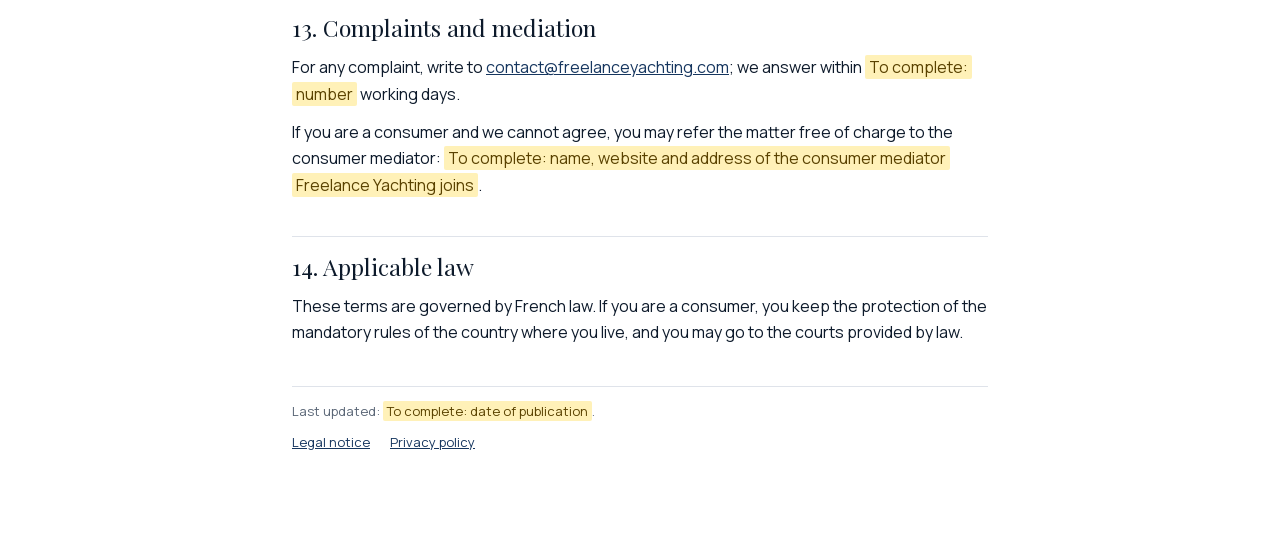
<file: terms-of-sale.html>
<!doctype html><html lang="en"><head><meta charset="utf-8"><meta name="viewport" content="width=device-width, initial-scale=1"><title>Terms of sale · Freelance Yachting</title>
<link rel="stylesheet" href="fonts/fonts.css"><style>
@page{size:A4;margin:16mm 17mm}
:root{--ink:#0d1a2b;--slate:#5a6676;--hair:#dfe3ea;--navy:#16365f;--signal:#0a46ff;--porcelain:#f3f5f8}
*{box-sizing:border-box}
html{-webkit-print-color-adjust:exact;print-color-adjust:exact}
body{margin:0;background:#fff;color:var(--ink);font:400 16px/1.65 "Manrope","Helvetica Neue",Arial,sans-serif;-webkit-font-smoothing:antialiased}
.wrap{max-width:760px;margin:0 auto;padding:clamp(28px,6vw,64px) clamp(16px,4vw,32px) 80px}
.top{display:flex;justify-content:space-between;gap:16px;align-items:baseline;padding-bottom:14px;border-bottom:1px solid var(--ink);font:700 11px/1.4 "Syncopate",Arial,sans-serif;letter-spacing:.24em;text-transform:uppercase}
.top a{text-decoration:none;color:inherit}
.top span{color:var(--slate);font:500 13px/1 "Manrope",Arial,sans-serif;letter-spacing:0;text-transform:none}
h1{font:400 clamp(2.2rem,6vw,3.4rem)/1.05 "Playfair Display",Georgia,serif;letter-spacing:-.02em;margin:36px 0 0}
.sub{margin:10px 0 0;color:var(--slate);font-size:17px}
h2{font:400 1.45rem/1.2 "Playfair Display",Georgia,serif;margin:38px 0 0;padding-top:16px;border-top:1px solid var(--hair);break-after:avoid}
p{margin:12px 0 0}
ul{margin:12px 0 0;padding-left:20px}
li{margin-top:6px}
a{color:var(--navy)}
mark{background:#fff1b8;color:#5a4200;padding:1px 4px;border-radius:2px;box-decoration-break:clone;-webkit-box-decoration-break:clone}
.upd{margin-top:40px;padding-top:14px;border-top:1px solid var(--hair);font-size:13px;color:var(--slate)}
.nav{display:flex;flex-wrap:wrap;gap:8px 20px;margin-top:10px;font-size:13px}
@media print{body{font-size:10.2pt}.upd{margin-top:6mm}.wrap{max-width:none;padding:0}h2{margin-top:7mm}.nav{display:none}}
</style></head><body><main class="wrap"><div class="top"><a href="index.html">Freelance Yachting</a><span>The Audit Room</span></div><h1>Terms of sale</h1><p class="sub">The rules that apply when you buy one of our services.</p>
<h2>1. Who we are</h2>
<p>Freelance Yachting, <mark>To complete: legal status, e.g. sole trader (entrepreneur individuel)</mark>, run by <mark>To complete: full name of the person responsible</mark>. Address: <mark>To complete: street address</mark>, 97410 <mark>To complete: town</mark>, La Réunion, France. Email: <a href="mailto:contact@freelanceyachting.com">contact@freelanceyachting.com</a>. SIRET: <mark>To complete: SIRET number</mark>. VAT: <mark>To complete: VAT status, e.g. “VAT not applicable, article 293 B of the French Tax Code” if that applies</mark>.</p>
<h2>2. Scope</h2>
<p>These terms apply to every service ordered on services.freelanceyachting.com (the “site”) between Freelance Yachting and you, the client. Paying for a service means you accept these terms. The version that applies is the one online on the day of your order.</p>
<p>The Crew Intelligence is a monthly or yearly subscription taken on <a href="https://www.freelanceyachting.com/the-crew-intelligence">freelanceyachting.com</a>; the subscription terms shown there apply to it.</p>
<h2>3. Our services</h2>
<p>We sell documents written by people who know the yachting industry, delivered by email. There is no physical delivery and no coaching call. Each service page and its service sheet state what you send, what we do, what you receive and the delivery time:</p>
<ul><li><b>CV Audit</b>, €75: a confidential dossier and your CV rebuilt, within 72 hours of your complete file.</li><li><b>LinkedIn Profile</b>, €49 (€39 for CV Audit clients): a ready-to-paste profile pack, within 5 working days. We never ask for access to your account.</li><li><b>THE ROUTE</b>, €40: your personal licence roadmap, within 48 hours of your CV.</li><li><b>The Broker Room</b>, €120: a positioning audit within 72 hours of your complete file, then your CV as a first version and a final version, your LinkedIn texts and your positioning pitch.</li><li><b>CrewCheck</b>, €25 per candidate, €100 for a pack of 5, €200 for a pack of 10: a confidential report on a candidate’s CV within 48 hours of receiving it. Pack credits remain valid for <mark>To complete: how long pack credits stay valid</mark>.</li></ul>
<p>We work only from the documents you send us. We check dates against your own documents and we never invent experience, certificates or sea time. Part of the analysis is done with Claude, an AI model by Anthropic, always reviewed by our team.</p>
<h2>4. Prices</h2>
<p>Prices are shown in euros on the site. <mark>To complete: VAT wording, e.g. “VAT not applicable, article 293 B of the French Tax Code”, or the VAT rate that applies</mark>. The price you pay is the one shown when you order. We may change prices at any time for future orders.</p>
<h2>5. Order and payment</h2>
<p>You order by clicking the pay button of a service. Payment is made in full when you order, by card, Apple Pay or PayPal, on the secure page of our payment provider <mark>To complete: PayPal, or Stripe once it replaces PayPal</mark>. We never see or store your card details. Your order is confirmed once the payment is received; the provider sends you a receipt by email.</p>
<h2>6. Starting and delivering the service</h2>
<p>After payment, send the documents listed under the service to <a href="mailto:contact@freelanceyachting.com">contact@freelanceyachting.com</a>. The delivery time starts when we have your complete file. If a date or a document is missing, we ask you for it before finishing the work.</p>
<p>We deliver by email, to the address you wrote from, in the formats stated for each service (PDF, and an editable Word file where stated). Delivery times are given in good faith; if we expect a delay, we tell you by email.</p>
<h2>7. Cancellation and refunds</h2>
<p><b>Before we start the work</b>, you may cancel any order by email and we refund you in full.</p>
<p><b>Once we have started</b>, the service is no longer refundable, except in the cases below.</p>
<p><b>If we make a mistake</b>, for example a deliverable that does not match the service described, tell us within <mark>To complete: number</mark> days of delivery: we correct it, or refund you if we cannot.</p>
<p>Refunds are made with the payment method you used, within 14 days of your request.</p>
<h2>8. Your right of withdrawal (consumers)</h2>
<p>If you buy as a consumer, French law gives you 14 days from your order to withdraw, without giving a reason (article L221-18 of the French Consumer Code). To withdraw, send us a clear statement by email to <a href="mailto:contact@freelanceyachting.com">contact@freelanceyachting.com</a>.</p>
<p>Our services are fast: when you send us your documents, you ask us to start the work before the 14 days are over. If you then withdraw before the service is complete, you pay only for the part already done and we refund the rest (article L221-25). Once the service has been fully delivered, you can no longer withdraw (article L221-28, 1°).</p>
<p><mark>To complete: The way the client gives this express request and acknowledgement must be checked by a legal professional — for example a sentence shown before the pay button, or the client’s email when sending the documents.</mark></p>
<h2>9. Your commitments</h2>
<p>You send documents that are yours and accurate. For CrewCheck, you confirm that you received the candidate’s CV in a recruitment process and are entitled to share it with us for this purpose.</p>
<h2>10. Our liability</h2>
<p>Our services are expert advice and documents. We cannot guarantee that you will be hired, that a recruiter will answer you or that a profile will be accepted. Within the limits allowed by law, our liability is limited to the price you paid for the service concerned.</p>
<h2>11. Your documents and ours</h2>
<p>The documents we deliver are for your personal use: your CV, your profile and your roadmap are yours to use. Our methods, templates and service sheets remain ours.</p>
<h2>12. Personal data</h2>
<p>How we handle your documents and data is explained in our <a href="privacy.html">privacy policy</a>.</p>
<h2>13. Complaints and mediation</h2>
<p>For any complaint, write to <a href="mailto:contact@freelanceyachting.com">contact@freelanceyachting.com</a>; we answer within <mark>To complete: number</mark> working days.</p>
<p>If you are a consumer and we cannot agree, you may refer the matter free of charge to the consumer mediator: <mark>To complete: name, website and address of the consumer mediator Freelance Yachting joins</mark>.</p>
<h2>14. Applicable law</h2>
<p>These terms are governed by French law. If you are a consumer, you keep the protection of the mandatory rules of the country where you live, and you may go to the courts provided by law.</p>
<p class="upd">Last updated: <mark>To complete: date of publication</mark>.</p><p class="nav"><a href="legal-notice.html">Legal notice</a><a href="privacy.html">Privacy policy</a></p></main></body></html>
</file>
<file: fonts/fonts.css>
/* Self-hosted copies of the Google Fonts used by the site (Archivo, Playfair Display, Manrope, Syncopate), latin + latin-ext. */
/* Archivo normal 800 latin-ext */
@font-face {
  font-family: 'Archivo';
  font-style: normal;
  font-weight: 800;
  font-stretch: 125%;
  font-display: swap;
  src: url(Archivo-normal-800-latin-ext.woff2) format('woff2');
  unicode-range: U+0100-02BA, U+02BD-02C5, U+02C7-02CC, U+02CE-02D7, U+02DD-02FF, U+0304, U+0308, U+0329, U+1D00-1DBF, U+1E00-1E9F, U+1EF2-1EFF, U+2020, U+20A0-20AB, U+20AD-20C4, U+2113, U+2C60-2C7F, U+A720-A7FF;
}
/* Archivo normal 800 latin */
@font-face {
  font-family: 'Archivo';
  font-style: normal;
  font-weight: 800;
  font-stretch: 125%;
  font-display: swap;
  src: url(Archivo-normal-800-latin.woff2) format('woff2');
  unicode-range: U+0000-00FF, U+0131, U+0152-0153, U+02BB-02BC, U+02C6, U+02DA, U+02DC, U+0304, U+0308, U+0329, U+2000-206F, U+20AC, U+2122, U+2191, U+2193, U+2212, U+2215, U+FEFF, U+FFFD;
}
/* Manrope normal 400 latin-ext */
@font-face {
  font-family: 'Manrope';
  font-style: normal;
  font-weight: 400;
  font-display: swap;
  src: url(Manrope-normal-400-latin-ext.woff2) format('woff2');
  unicode-range: U+0100-02BA, U+02BD-02C5, U+02C7-02CC, U+02CE-02D7, U+02DD-02FF, U+0304, U+0308, U+0329, U+1D00-1DBF, U+1E00-1E9F, U+1EF2-1EFF, U+2020, U+20A0-20AB, U+20AD-20C4, U+2113, U+2C60-2C7F, U+A720-A7FF;
}
/* Manrope normal 400 latin */
@font-face {
  font-family: 'Manrope';
  font-style: normal;
  font-weight: 400;
  font-display: swap;
  src: url(Manrope-normal-400-latin.woff2) format('woff2');
  unicode-range: U+0000-00FF, U+0131, U+0152-0153, U+02BB-02BC, U+02C6, U+02DA, U+02DC, U+0304, U+0308, U+0329, U+2000-206F, U+20AC, U+2122, U+2191, U+2193, U+2212, U+2215, U+FEFF, U+FFFD;
}
/* Manrope normal 500 latin-ext */
@font-face {
  font-family: 'Manrope';
  font-style: normal;
  font-weight: 500;
  font-display: swap;
  src: url(Manrope-normal-500-latin-ext.woff2) format('woff2');
  unicode-range: U+0100-02BA, U+02BD-02C5, U+02C7-02CC, U+02CE-02D7, U+02DD-02FF, U+0304, U+0308, U+0329, U+1D00-1DBF, U+1E00-1E9F, U+1EF2-1EFF, U+2020, U+20A0-20AB, U+20AD-20C4, U+2113, U+2C60-2C7F, U+A720-A7FF;
}
/* Manrope normal 500 latin */
@font-face {
  font-family: 'Manrope';
  font-style: normal;
  font-weight: 500;
  font-display: swap;
  src: url(Manrope-normal-500-latin.woff2) format('woff2');
  unicode-range: U+0000-00FF, U+0131, U+0152-0153, U+02BB-02BC, U+02C6, U+02DA, U+02DC, U+0304, U+0308, U+0329, U+2000-206F, U+20AC, U+2122, U+2191, U+2193, U+2212, U+2215, U+FEFF, U+FFFD;
}
/* Manrope normal 600 latin-ext */
@font-face {
  font-family: 'Manrope';
  font-style: normal;
  font-weight: 600;
  font-display: swap;
  src: url(Manrope-normal-600-latin-ext.woff2) format('woff2');
  unicode-range: U+0100-02BA, U+02BD-02C5, U+02C7-02CC, U+02CE-02D7, U+02DD-02FF, U+0304, U+0308, U+0329, U+1D00-1DBF, U+1E00-1E9F, U+1EF2-1EFF, U+2020, U+20A0-20AB, U+20AD-20C4, U+2113, U+2C60-2C7F, U+A720-A7FF;
}
/* Manrope normal 600 latin */
@font-face {
  font-family: 'Manrope';
  font-style: normal;
  font-weight: 600;
  font-display: swap;
  src: url(Manrope-normal-600-latin.woff2) format('woff2');
  unicode-range: U+0000-00FF, U+0131, U+0152-0153, U+02BB-02BC, U+02C6, U+02DA, U+02DC, U+0304, U+0308, U+0329, U+2000-206F, U+20AC, U+2122, U+2191, U+2193, U+2212, U+2215, U+FEFF, U+FFFD;
}
/* Manrope normal 700 latin-ext */
@font-face {
  font-family: 'Manrope';
  font-style: normal;
  font-weight: 700;
  font-display: swap;
  src: url(Manrope-normal-700-latin-ext.woff2) format('woff2');
  unicode-range: U+0100-02BA, U+02BD-02C5, U+02C7-02CC, U+02CE-02D7, U+02DD-02FF, U+0304, U+0308, U+0329, U+1D00-1DBF, U+1E00-1E9F, U+1EF2-1EFF, U+2020, U+20A0-20AB, U+20AD-20C4, U+2113, U+2C60-2C7F, U+A720-A7FF;
}
/* Manrope normal 700 latin */
@font-face {
  font-family: 'Manrope';
  font-style: normal;
  font-weight: 700;
  font-display: swap;
  src: url(Manrope-normal-700-latin.woff2) format('woff2');
  unicode-range: U+0000-00FF, U+0131, U+0152-0153, U+02BB-02BC, U+02C6, U+02DA, U+02DC, U+0304, U+0308, U+0329, U+2000-206F, U+20AC, U+2122, U+2191, U+2193, U+2212, U+2215, U+FEFF, U+FFFD;
}
/* Playfair Display italic 400 latin-ext */
@font-face {
  font-family: 'Playfair Display';
  font-style: italic;
  font-weight: 400;
  font-display: swap;
  src: url(PlayfairDisplay-italic-400-latin-ext.woff2) format('woff2');
  unicode-range: U+0100-02BA, U+02BD-02C5, U+02C7-02CC, U+02CE-02D7, U+02DD-02FF, U+0304, U+0308, U+0329, U+1D00-1DBF, U+1E00-1E9F, U+1EF2-1EFF, U+2020, U+20A0-20AB, U+20AD-20C4, U+2113, U+2C60-2C7F, U+A720-A7FF;
}
/* Playfair Display italic 400 latin */
@font-face {
  font-family: 'Playfair Display';
  font-style: italic;
  font-weight: 400;
  font-display: swap;
  src: url(PlayfairDisplay-italic-400-latin.woff2) format('woff2');
  unicode-range: U+0000-00FF, U+0131, U+0152-0153, U+02BB-02BC, U+02C6, U+02DA, U+02DC, U+0304, U+0308, U+0329, U+2000-206F, U+20AC, U+2122, U+2191, U+2193, U+2212, U+2215, U+FEFF, U+FFFD;
}
/* Playfair Display normal 400 latin-ext */
@font-face {
  font-family: 'Playfair Display';
  font-style: normal;
  font-weight: 400;
  font-display: swap;
  src: url(PlayfairDisplay-normal-400-latin-ext.woff2) format('woff2');
  unicode-range: U+0100-02BA, U+02BD-02C5, U+02C7-02CC, U+02CE-02D7, U+02DD-02FF, U+0304, U+0308, U+0329, U+1D00-1DBF, U+1E00-1E9F, U+1EF2-1EFF, U+2020, U+20A0-20AB, U+20AD-20C4, U+2113, U+2C60-2C7F, U+A720-A7FF;
}
/* Playfair Display normal 400 latin */
@font-face {
  font-family: 'Playfair Display';
  font-style: normal;
  font-weight: 400;
  font-display: swap;
  src: url(PlayfairDisplay-normal-400-latin.woff2) format('woff2');
  unicode-range: U+0000-00FF, U+0131, U+0152-0153, U+02BB-02BC, U+02C6, U+02DA, U+02DC, U+0304, U+0308, U+0329, U+2000-206F, U+20AC, U+2122, U+2191, U+2193, U+2212, U+2215, U+FEFF, U+FFFD;
}
/* Playfair Display normal 500 latin-ext */
@font-face {
  font-family: 'Playfair Display';
  font-style: normal;
  font-weight: 500;
  font-display: swap;
  src: url(PlayfairDisplay-normal-500-latin-ext.woff2) format('woff2');
  unicode-range: U+0100-02BA, U+02BD-02C5, U+02C7-02CC, U+02CE-02D7, U+02DD-02FF, U+0304, U+0308, U+0329, U+1D00-1DBF, U+1E00-1E9F, U+1EF2-1EFF, U+2020, U+20A0-20AB, U+20AD-20C4, U+2113, U+2C60-2C7F, U+A720-A7FF;
}
/* Playfair Display normal 500 latin */
@font-face {
  font-family: 'Playfair Display';
  font-style: normal;
  font-weight: 500;
  font-display: swap;
  src: url(PlayfairDisplay-normal-500-latin.woff2) format('woff2');
  unicode-range: U+0000-00FF, U+0131, U+0152-0153, U+02BB-02BC, U+02C6, U+02DA, U+02DC, U+0304, U+0308, U+0329, U+2000-206F, U+20AC, U+2122, U+2191, U+2193, U+2212, U+2215, U+FEFF, U+FFFD;
}
/* Syncopate normal 700 latin-ext */
@font-face {
  font-family: 'Syncopate';
  font-style: normal;
  font-weight: 700;
  font-display: swap;
  src: url(Syncopate-normal-700-latin-ext.woff2) format('woff2');
  unicode-range: U+0100-02BA, U+02BD-02C5, U+02C7-02CC, U+02CE-02D7, U+02DD-02FF, U+0304, U+0308, U+0329, U+1D00-1DBF, U+1E00-1E9F, U+1EF2-1EFF, U+2020, U+20A0-20AB, U+20AD-20C4, U+2113, U+2C60-2C7F, U+A720-A7FF;
}
/* Syncopate normal 700 latin */
@font-face {
  font-family: 'Syncopate';
  font-style: normal;
  font-weight: 700;
  font-display: swap;
  src: url(Syncopate-normal-700-latin.woff2) format('woff2');
  unicode-range: U+0000-00FF, U+0131, U+0152-0153, U+02BB-02BC, U+02C6, U+02DA, U+02DC, U+0304, U+0308, U+0329, U+2000-206F, U+20AC, U+2122, U+2191, U+2193, U+2212, U+2215, U+FEFF, U+FFFD;
}
</file>
